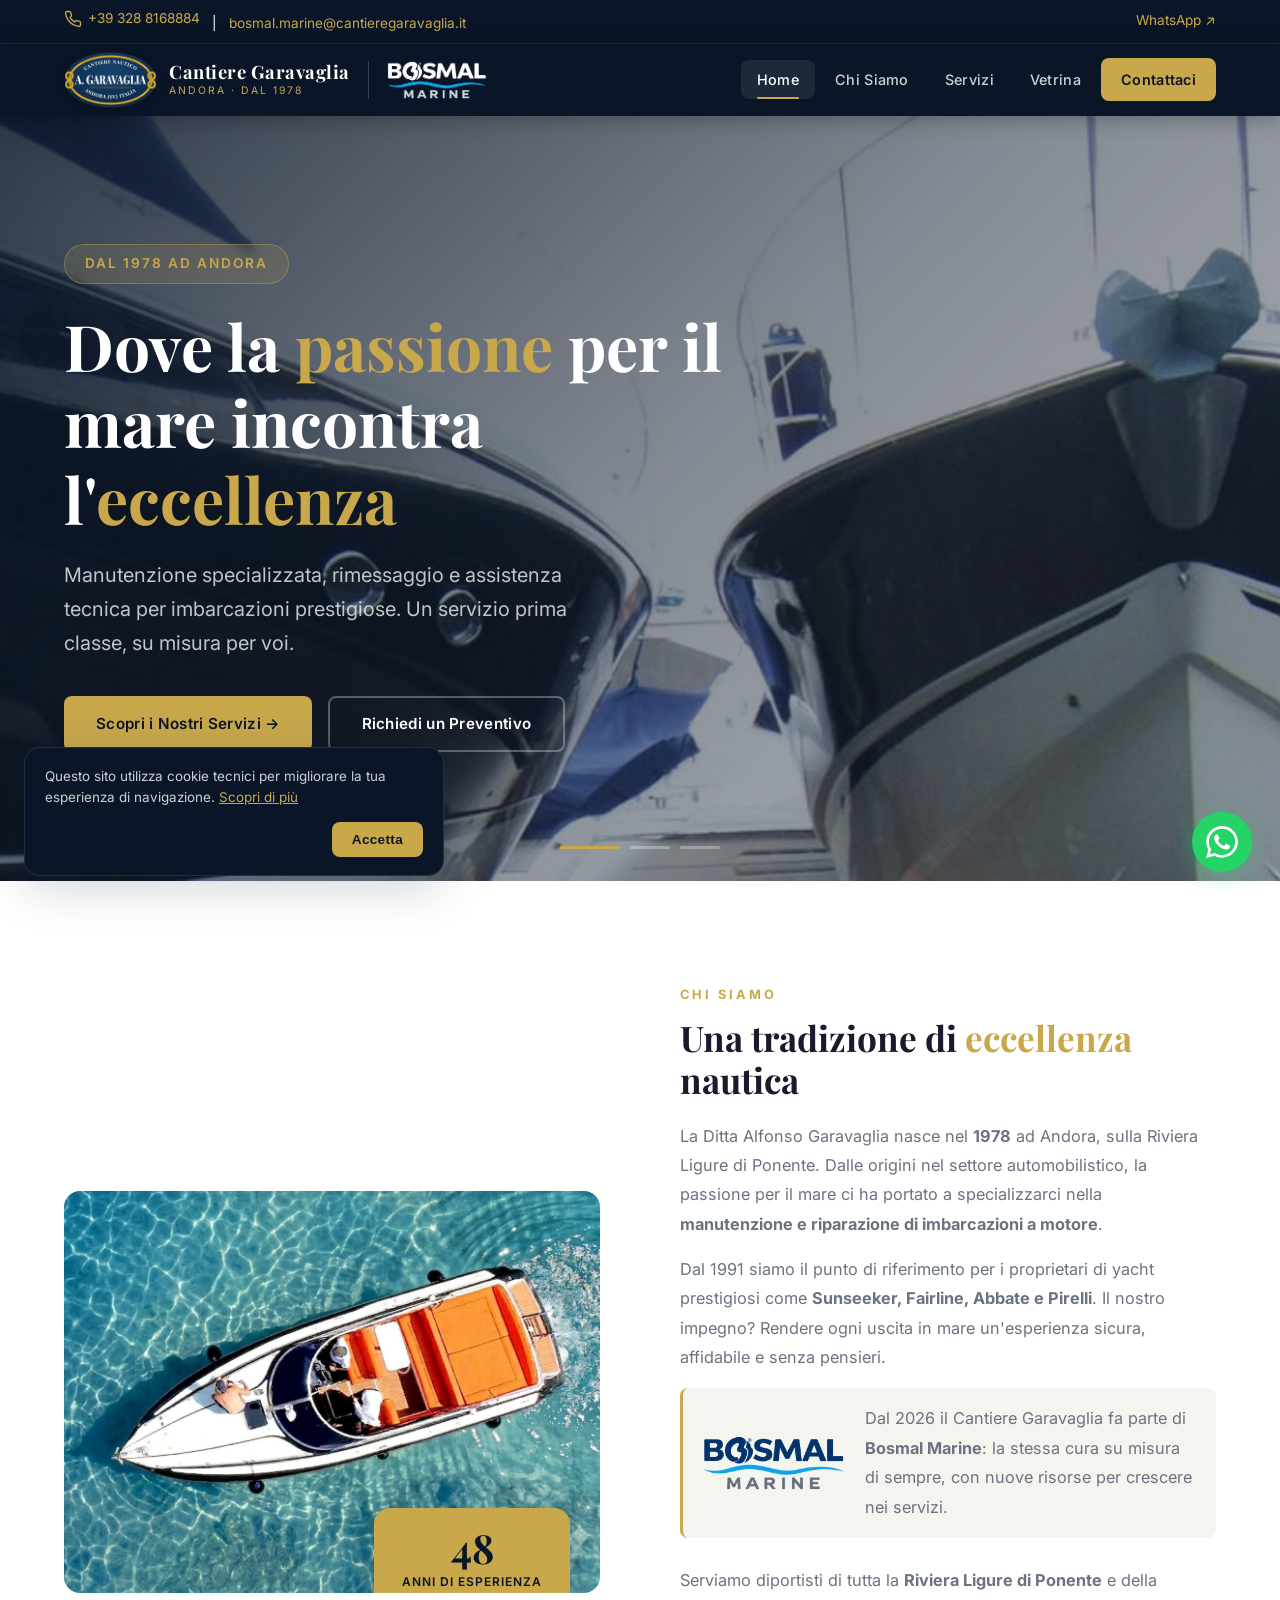
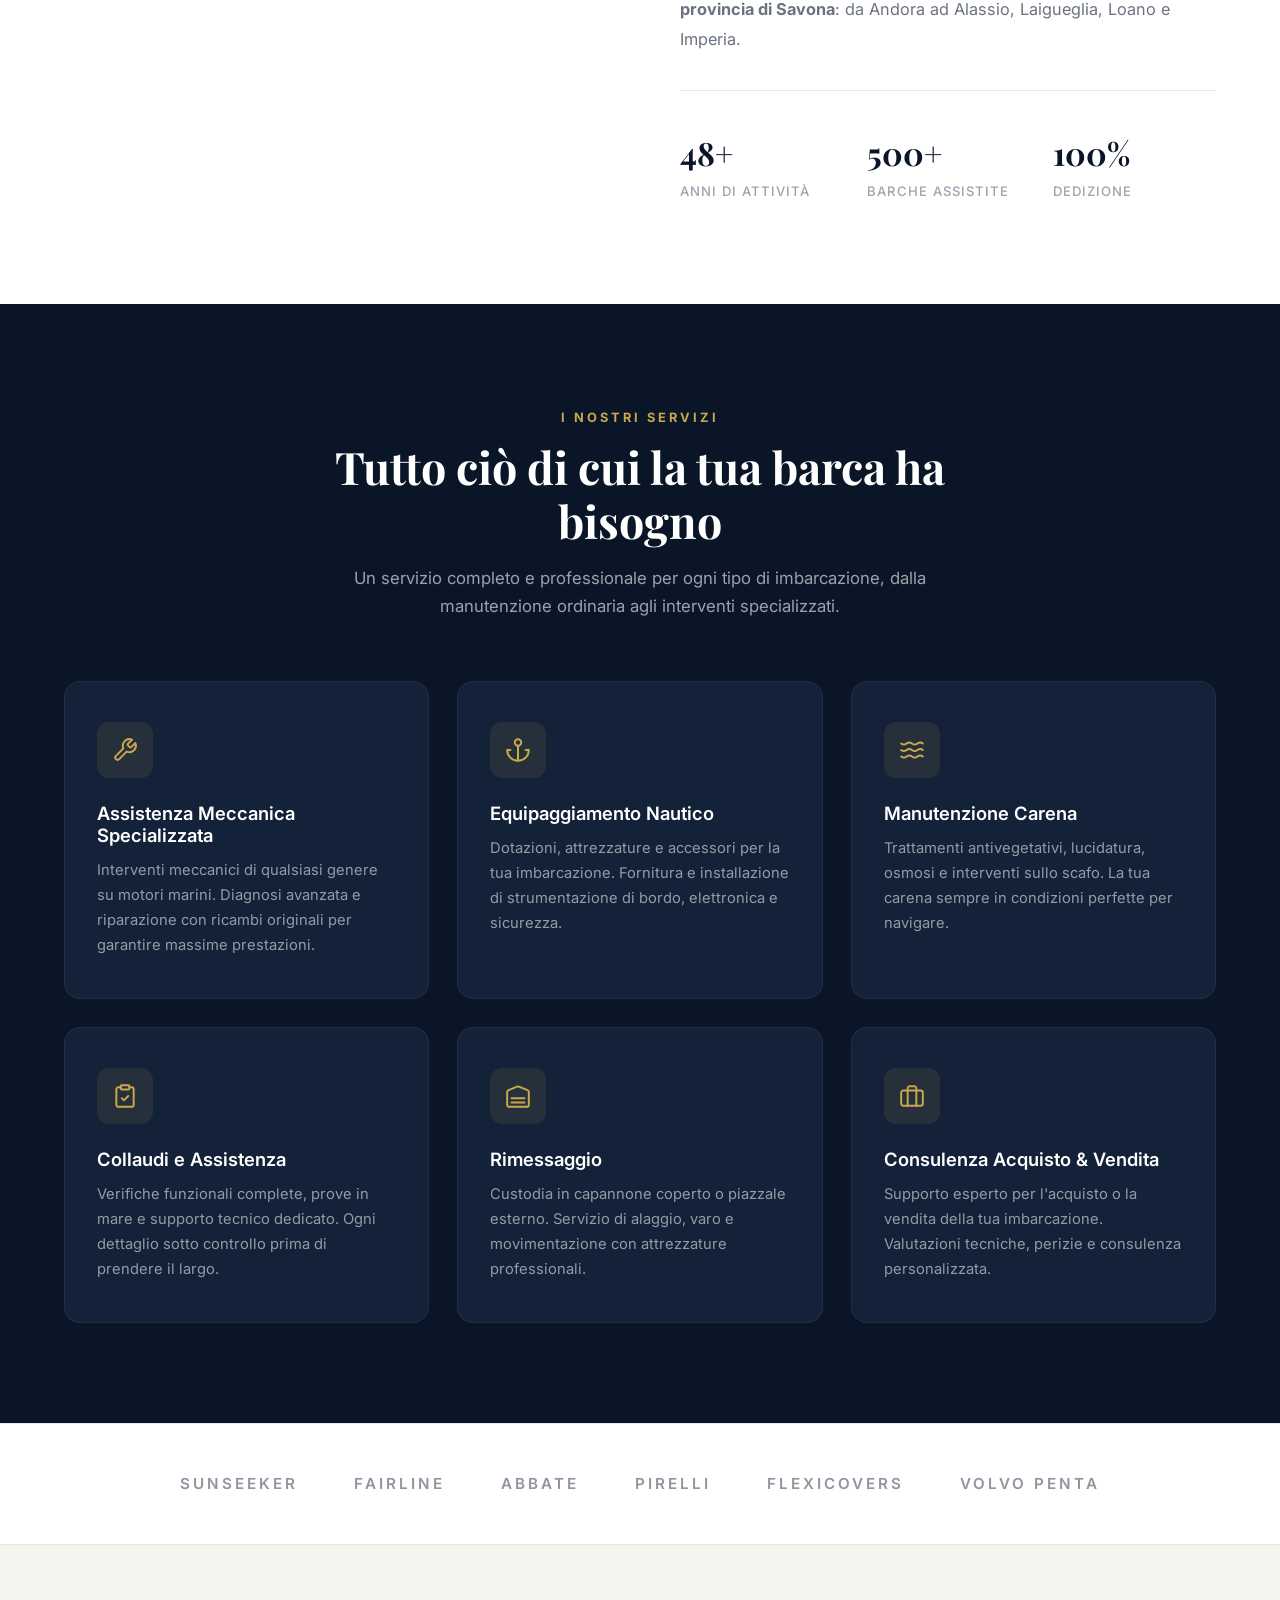
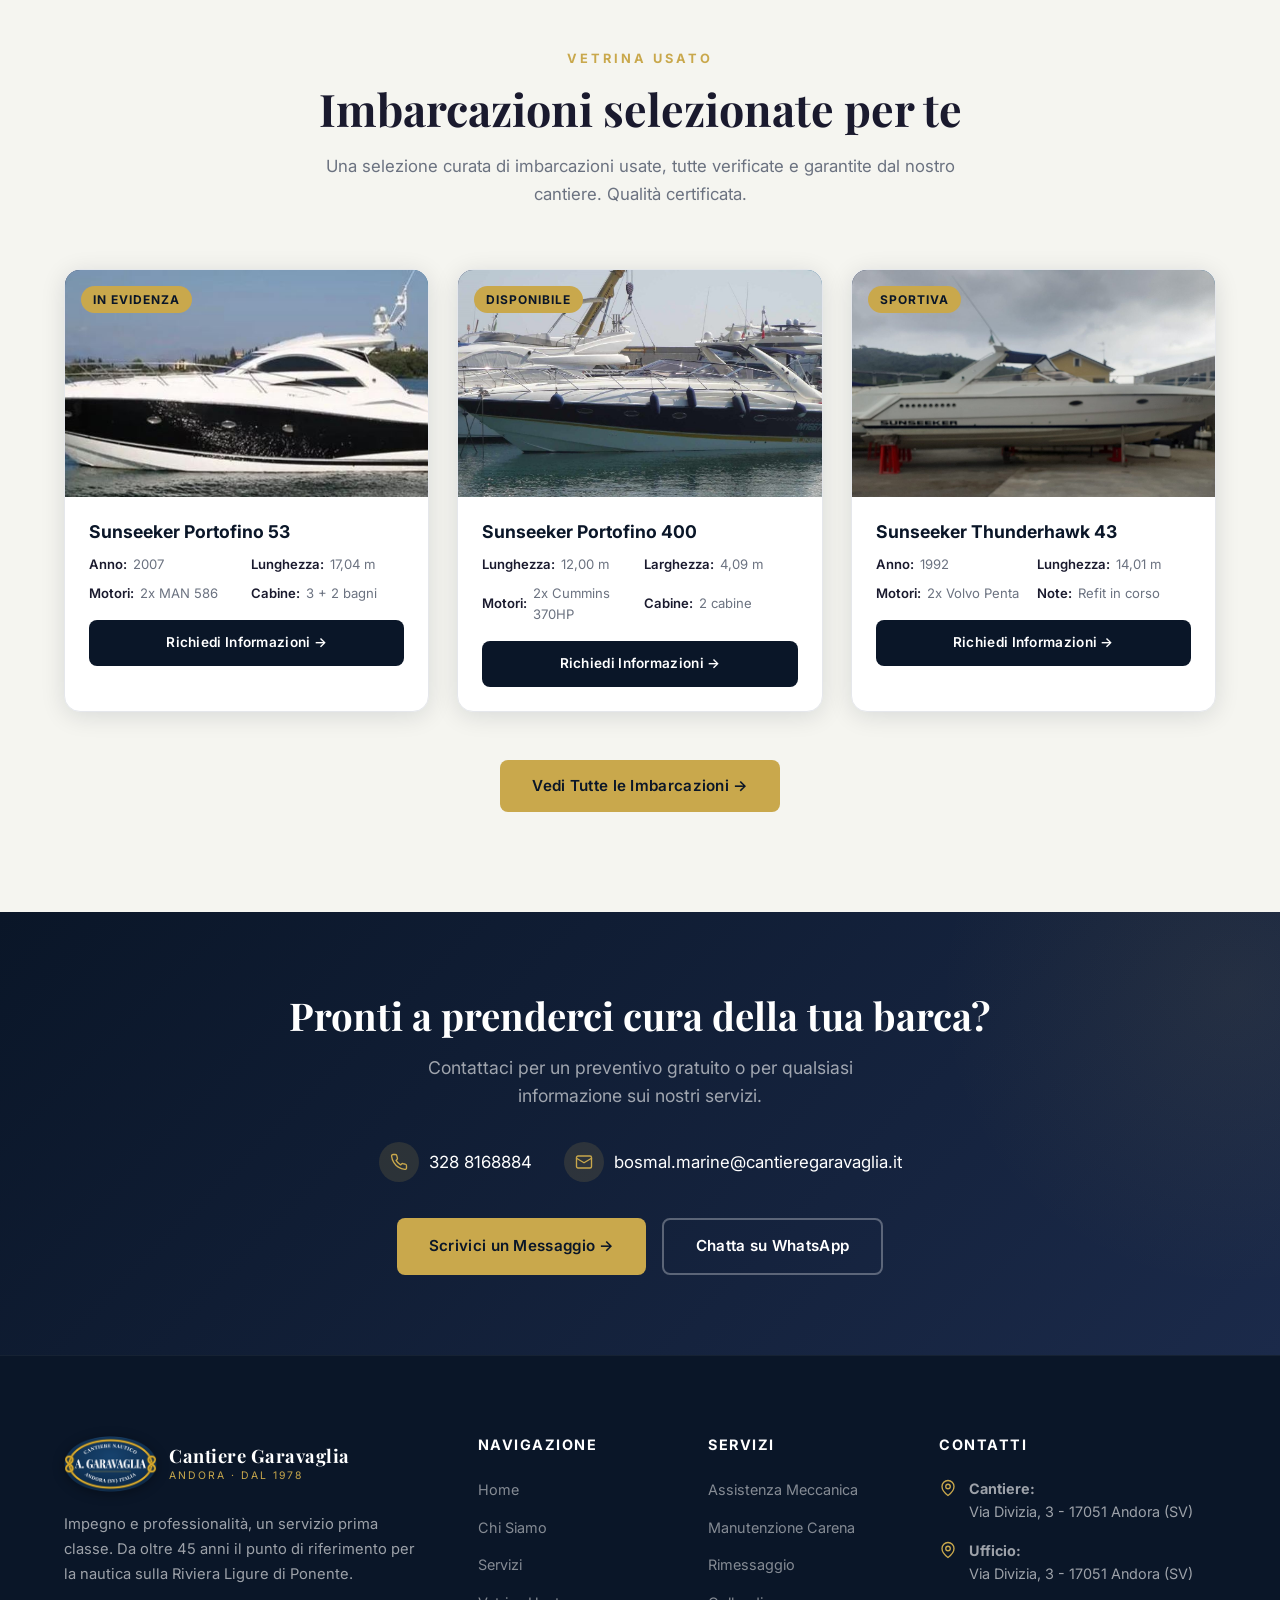
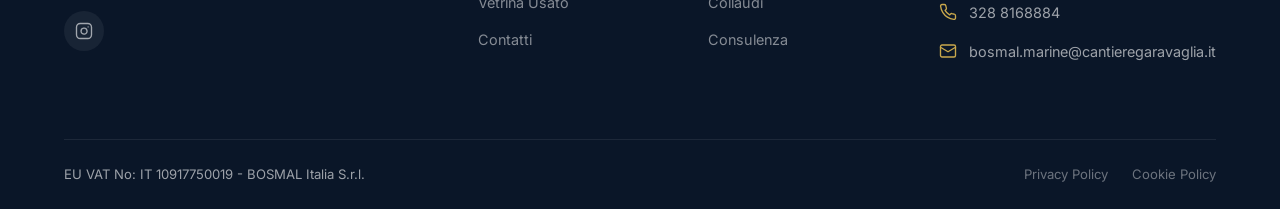
<file: index.html>
<!DOCTYPE html>
<html lang="it">
<head>
  <meta charset="UTF-8">
  <meta name="viewport" content="width=device-width, initial-scale=1.0">
  <link rel="icon" href="favicon.ico" sizes="any">
  <link rel="icon" type="image/png" sizes="32x32" href="favicon-32.png">
  <link rel="apple-touch-icon" href="apple-touch-icon.png">
  <link rel="canonical" href="https://cantieregaravaglia.it/">
  <title>Cantiere Nautico Garavaglia | Dal 1978 - Manutenzione e Rimessaggio Imbarcazioni ad Andora</title>
  <meta name="description" content="Cantiere nautico ad Andora (SV), in Liguria. Dal 1978 manutenzione, rimessaggio e assistenza per imbarcazioni Sunseeker, Fairline, Abbate su tutta la Riviera Ligure di Ponente e provincia di Savona.">
  <meta name="keywords" content="cantiere nautico, Andora, Sunseeker, manutenzione barche, rimessaggio, assistenza nautica, Liguria">

  <!-- Open Graph -->
  <meta property="og:title" content="Cantiere Nautico Garavaglia - Dal 1978 ad Andora">
  <meta property="og:description" content="Manutenzione, rimessaggio e assistenza specializzata per imbarcazioni prestigiose. Impegno e professionalità, un servizio prima classe.">
  <meta property="og:image" content="https://cantieregaravaglia.it/images/og-image.jpg">
  <meta name="twitter:card" content="summary_large_image">
  <meta property="og:type" content="website">
  <meta property="og:url" content="https://cantieregaravaglia.it">
  <meta property="og:locale" content="it_IT">

  <!-- Fonts -->
  <link rel="preconnect" href="https://fonts.googleapis.com">
  <link rel="preconnect" href="https://fonts.gstatic.com" crossorigin>
  <link href="https://fonts.googleapis.com/css2?family=Inter:wght@400;500;600;700&family=Playfair+Display:wght@600;700&display=swap" rel="stylesheet">

  <!-- Styles -->
  <link rel="stylesheet" href="css/styles.css?v=8">

  <!-- Schema.org LocalBusiness -->
  <script type="application/ld+json">
  {
    "@context": "https://schema.org",
    "@type": "LocalBusiness",
    "name": "Cantiere Nautico Garavaglia",
    "alternateName": "Bosmal Marine - Cantiere Garavaglia",
    "legalName": "BOSMAL Italia S.r.l.",
    "parentOrganization": { "@type": "Organization", "name": "Bosmal Marine", "legalName": "BOSMAL Italia S.r.l." },
    "vatID": "IT10917750019",
    "description": "Cantiere navale specializzato nella manutenzione e riparazione di imbarcazioni Sunseeker, Fairline, Abbate ad Andora (SV). Dal 1978.",
    "foundingDate": "1978",
    "image": "https://cantieregaravaglia.it/images/og-image.jpg",
    "address": {
      "@type": "PostalAddress",
      "streetAddress": "Via Divizia, 3",
      "addressLocality": "Andora",
      "addressRegion": "SV",
      "postalCode": "17051",
      "addressCountry": "IT"
    },
    "telephone": "+393288168884",
    "email": "bosmal.marine@cantieregaravaglia.it",
    "url": "https://cantieregaravaglia.it",
    "openingHoursSpecification": {
      "@type": "OpeningHoursSpecification",
      "dayOfWeek": ["Monday","Tuesday","Wednesday","Thursday","Friday","Saturday"],
      "opens": "08:00",
      "closes": "18:00"
    },
    "geo": {
      "@type": "GeoCoordinates",
      "latitude": "43.9447",
      "longitude": "8.1386"
    },
    "areaServed": [
      { "@type": "AdministrativeArea", "name": "Liguria" },
      { "@type": "AdministrativeArea", "name": "Provincia di Savona" },
      { "@type": "Place", "name": "Riviera Ligure di Ponente" },
      { "@type": "City", "name": "Andora" },
      { "@type": "City", "name": "Alassio" },
      { "@type": "City", "name": "Laigueglia" },
      { "@type": "City", "name": "Loano" },
      { "@type": "City", "name": "Imperia" }
    ],
    "knowsAbout": ["Rimessaggio imbarcazioni","Rimessaggio invernale barche","Manutenzione carena","Assistenza meccanica nautica","Riparazione imbarcazioni","Sunseeker","Fairline","Abbate","Cranchi"],
    "priceRange": "€€",
    "sameAs": ["https://www.instagram.com/cantiere_garavaglia_andora/"]
  }
  </script>
</head>

<body>

  <!-- ===== UTILITY BAR ===== -->
  <div class="utility-bar">
    <div class="container">
      <div>
        <a href="tel:+393288168884"><svg class="ico" viewBox="0 0 24 24" fill="none" stroke="currentColor" stroke-width="1.8" stroke-linecap="round" stroke-linejoin="round" aria-hidden="true"><path d="M22 16.9v3a2 2 0 0 1-2.2 2 19.8 19.8 0 0 1-8.6-3.1 19.5 19.5 0 0 1-6-6A19.8 19.8 0 0 1 2.1 4.2 2 2 0 0 1 4.1 2h3a2 2 0 0 1 2 1.7c.1 1 .4 1.9.7 2.8a2 2 0 0 1-.5 2.1L8.1 9.9a16 16 0 0 0 6 6l1.3-1.3a2 2 0 0 1 2.1-.4c.9.3 1.8.6 2.8.7a2 2 0 0 1 1.7 2z"/></svg> +39 328 8168884</a>
        &nbsp;&nbsp;|&nbsp;&nbsp;
        <a href="mailto:bosmal.marine@cantieregaravaglia.it">bosmal.marine@cantieregaravaglia.it</a>
      </div>
      <div class="utility-links">
        <a href="https://wa.me/393288168884?text=Salve,%20vorrei%20informazioni%20sui%20vostri%20servizi" target="_blank" rel="noopener">
          WhatsApp &#8599;
        </a>
      </div>
    </div>
  </div>

  <!-- ===== HEADER ===== -->
  <header class="header">
    <div class="container">
      <a href="index.html" class="logo">
        <img class="logo-mark" src="images/brands/garavaglia.png" srcset="images/brands/garavaglia@2x.png 2x" alt="Cantiere Nautico A. Garavaglia" width="100" height="60">
        <div class="logo-text">
          Cantiere Garavaglia
          <span>Andora &middot; dal 1978</span>
        </div>
      <img class="logo-partner" src="images/brands/bosmal-marine-bianco.png" alt="Bosmal Marine" width="120" height="45"></a>

      <nav class="nav-menu">
        <a href="index.html" class="active">Home</a>
        <a href="azienda.html">Chi Siamo</a>
        <a href="servizi.html">Servizi</a>
        <a href="vetrina.html">Vetrina</a>
        <a href="contatti.html" class="nav-cta">Contattaci</a>
      </nav>

      <button class="hamburger" aria-label="Menu">
        <span></span><span></span><span></span>
      </button>
    </div>
  </header>

  <!-- ===== HERO SLIDER ===== -->
  <section class="hero">
    <div class="hero-slides">
      <div class="hero-slide active" style="background-image: url('images/hero/DSCF3241_2.jpg'); background-size:cover; background-position:center;"></div>
      <div class="hero-slide" style="background-image: url('images/hero/DSCF3245_3.jpg'); background-size:cover; background-position:center;"></div>
      <div class="hero-slide" style="background-image: url('images/hero/DSCF3251_2.jpg'); background-size:cover; background-position:center;"></div>
      <div class="hero-slide" style="background-image: url('images/hero/01andora_foto_Luciano_Rosso.jpg'); background-size:cover; background-position:center;"></div>
    </div>

    <!-- Video di sfondo (scelto da slider.js: orizzontale per computer, verticale per telefono).
         Se non parte, o con "riduci animazioni" / risparmio dati, resta lo slider di foto qui sopra. -->
    <video class="hero-video" muted loop playsinline preload="none" aria-hidden="true" tabindex="-1"
           data-orizzontale="video/hero-orizzontale.mp4" data-orizzontale-poster="video/hero-orizzontale.jpg"
           data-verticale="video/hero-verticale.mp4" data-verticale-poster="video/hero-verticale.jpg"></video>
    <div class="hero-video-overlay" aria-hidden="true"></div>

    <div class="hero-content">
      <div class="hero-badge">Dal 1978 ad Andora</div>
      <h1>Dove la <em>passione</em> per il mare incontra l'<em>eccellenza</em></h1>
      <p class="hero-subtitle">Manutenzione specializzata, rimessaggio e assistenza tecnica per imbarcazioni prestigiose. Un servizio prima classe, su misura per voi.</p>
      <div class="hero-buttons">
        <a href="servizi.html" class="btn btn-primary">Scopri i Nostri Servizi &rarr;</a>
        <a href="contatti.html" class="btn btn-outline">Richiedi un Preventivo</a>
      </div>
    </div>

    <div class="hero-indicators">
      <button class="active" aria-label="Slide 1"></button>
      <button aria-label="Slide 2"></button>
      <button aria-label="Slide 3"></button>
    </div>
  </section>

  <!-- ===== CHI SIAMO PREVIEW ===== -->
  <section class="section">
    <div class="container">
      <div class="about-preview">
        <div class="about-image">
          <img class="about-photo" src="images/sunseeker-dall-alto.jpg" width="1266" height="832" loading="lazy" alt="Imbarcazione Sunseeker vista dall'alto sull'acqua trasparente davanti ad Andora">
          <div class="experience-badge">
            <span class="number">48</span>
            <span class="label">Anni di esperienza</span>
          </div>
        </div>
        <div class="about-content">
          <span class="section-label">Chi Siamo</span>
          <h2>Una tradizione di <em>eccellenza</em> nautica</h2>
          <p>La Ditta Alfonso Garavaglia nasce nel <strong>1978</strong> ad Andora, sulla Riviera Ligure di Ponente. Dalle origini nel settore automobilistico, la passione per il mare ci ha portato a specializzarci nella <strong>manutenzione e riparazione di imbarcazioni a motore</strong>.</p>
          <p>Dal 1991 siamo il punto di riferimento per i proprietari di yacht prestigiosi come <strong>Sunseeker, Fairline, Abbate e Pirelli</strong>. Il nostro impegno? Rendere ogni uscita in mare un'esperienza sicura, affidabile e senza pensieri.</p>
          <div class="about-partner">
            <img src="images/brands/bosmal-marine.png" alt="Bosmal Marine" width="143" height="54" loading="lazy">
            <p>Dal 2026 il Cantiere Garavaglia fa parte di <strong>Bosmal Marine</strong>: la stessa cura su misura di sempre, con nuove risorse per crescere nei servizi.</p>
          </div>
          <p>Serviamo diportisti di tutta la <strong>Riviera Ligure di Ponente</strong> e della <strong>provincia di Savona</strong>: da Andora ad Alassio, Laigueglia, Loano e Imperia.</p>
          <div class="about-stats">
            <div class="stat-item">
              <span class="stat-number">48+</span>
              <span class="stat-label">Anni di attivit&agrave;</span>
            </div>
            <div class="stat-item">
              <span class="stat-number">500+</span>
              <span class="stat-label">Barche assistite</span>
            </div>
            <div class="stat-item">
              <span class="stat-number">100%</span>
              <span class="stat-label">Dedizione</span>
            </div>
          </div>
        </div>
      </div>
    </div>
  </section>

  <!-- ===== SERVIZI ===== -->
  <section class="section section-dark">
    <div class="container">
      <div class="section-header">
        <span class="section-label">I Nostri Servizi</span>
        <h2>Tutto ci&ograve; di cui la tua barca ha bisogno</h2>
        <p>Un servizio completo e professionale per ogni tipo di imbarcazione, dalla manutenzione ordinaria agli interventi specializzati.</p>
      </div>

      <div class="services-grid">
        <div class="service-card">
          <div class="service-icon"><svg class="ico" viewBox="0 0 24 24" fill="none" stroke="currentColor" stroke-width="1.8" stroke-linecap="round" stroke-linejoin="round" aria-hidden="true"><path d="M14.7 6.3a1 1 0 0 0 0 1.4l1.6 1.6a1 1 0 0 0 1.4 0l3.77-3.77a6 6 0 0 1-7.94 7.94l-6.91 6.91a2.12 2.12 0 0 1-3-3l6.91-6.91a6 6 0 0 1 7.94-7.94l-3.76 3.76z"/></svg></div>
          <h3>Assistenza Meccanica Specializzata</h3>
          <p>Interventi meccanici di qualsiasi genere su motori marini. Diagnosi avanzata e riparazione con ricambi originali per garantire massime prestazioni.</p>
        </div>

        <div class="service-card">
          <div class="service-icon"><svg class="ico" viewBox="0 0 24 24" fill="none" stroke="currentColor" stroke-width="1.8" stroke-linecap="round" stroke-linejoin="round" aria-hidden="true"><circle cx="12" cy="5" r="3"/><path d="M12 22V8M5 12H2a10 10 0 0 0 20 0h-3"/></svg></div>
          <h3>Equipaggiamento Nautico</h3>
          <p>Dotazioni, attrezzature e accessori per la tua imbarcazione. Fornitura e installazione di strumentazione di bordo, elettronica e sicurezza.</p>
        </div>

        <div class="service-card">
          <div class="service-icon"><svg class="ico" viewBox="0 0 24 24" fill="none" stroke="currentColor" stroke-width="1.8" stroke-linecap="round" stroke-linejoin="round" aria-hidden="true"><path d="M2 6c.6.5 1.2 1 2.5 1C7 7 7 5 9.5 5c2.6 0 2.4 2 5 2 2.5 0 2.5-2 5-2 1.3 0 1.9.5 2.5 1M2 12c.6.5 1.2 1 2.5 1 2.5 0 2.5-2 5-2 2.6 0 2.4 2 5 2 2.5 0 2.5-2 5-2 1.3 0 1.9.5 2.5 1M2 18c.6.5 1.2 1 2.5 1 2.5 0 2.5-2 5-2 2.6 0 2.4 2 5 2 2.5 0 2.5-2 5-2 1.3 0 1.9.5 2.5 1"/></svg></div>
          <h3>Manutenzione Carena</h3>
          <p>Trattamenti antivegetativi, lucidatura, osmosi e interventi sullo scafo. La tua carena sempre in condizioni perfette per navigare.</p>
        </div>

        <div class="service-card">
          <div class="service-icon"><svg class="ico" viewBox="0 0 24 24" fill="none" stroke="currentColor" stroke-width="1.8" stroke-linecap="round" stroke-linejoin="round" aria-hidden="true"><rect x="8" y="2" width="8" height="4" rx="1"/><path d="M16 4h2a2 2 0 0 1 2 2v14a2 2 0 0 1-2 2H6a2 2 0 0 1-2-2V6a2 2 0 0 1 2-2h2"/><path d="m9 14 2 2 4-4"/></svg></div>
          <h3>Collaudi e Assistenza</h3>
          <p>Verifiche funzionali complete, prove in mare e supporto tecnico dedicato. Ogni dettaglio sotto controllo prima di prendere il largo.</p>
        </div>

        <div class="service-card">
          <div class="service-icon"><svg class="ico" viewBox="0 0 24 24" fill="none" stroke="currentColor" stroke-width="1.8" stroke-linecap="round" stroke-linejoin="round" aria-hidden="true"><path d="M22 8.35V20a2 2 0 0 1-2 2H4a2 2 0 0 1-2-2V8.35A2 2 0 0 1 3.26 6.5l8-3.2a2 2 0 0 1 1.48 0l8 3.2A2 2 0 0 1 22 8.35z"/><path d="M6 18h12M6 14h12"/></svg></div>
          <h3>Rimessaggio</h3>
          <p>Custodia in capannone coperto o piazzale esterno. Servizio di alaggio, varo e movimentazione con attrezzature professionali.</p>
        </div>

        <div class="service-card">
          <div class="service-icon"><svg class="ico" viewBox="0 0 24 24" fill="none" stroke="currentColor" stroke-width="1.8" stroke-linecap="round" stroke-linejoin="round" aria-hidden="true"><rect x="2" y="7" width="20" height="14" rx="2"/><path d="M16 21V5a2 2 0 0 0-2-2h-4a2 2 0 0 0-2 2v16"/></svg></div>
          <h3>Consulenza Acquisto &amp; Vendita</h3>
          <p>Supporto esperto per l'acquisto o la vendita della tua imbarcazione. Valutazioni tecniche, perizie e consulenza personalizzata.</p>
        </div>
      </div>
    </div>
  </section>

  <!-- ===== BRANDS BAR ===== -->
  <section class="brands-section">
    <div class="container">
      <div class="brands-grid">
        <div class="brand-item">SUNSEEKER</div>
        <div class="brand-item">FAIRLINE</div>
        <div class="brand-item">ABBATE</div>
        <div class="brand-item">PIRELLI</div>
        <div class="brand-item">FLEXICOVERS</div>
        <div class="brand-item">VOLVO PENTA</div>
      </div>
    </div>
  </section>

  <!-- ===== BARCHE IN EVIDENZA ===== -->
  <section class="section section-light">
    <div class="container">
      <div class="section-header">
        <span class="section-label">Vetrina Usato</span>
        <h2>Imbarcazioni selezionate per te</h2>
        <p>Una selezione curata di imbarcazioni usate, tutte verificate e garantite dal nostro cantiere. Qualit&agrave; certificata.</p>
      </div>

      <div class="boats-grid">
        <!-- Boat 1 -->
        <div class="boat-card">
          <a class="boat-image" href="vetrina.html#sunseeker-portofino-53" aria-label="Vedi Sunseeker Portofino 53 in vetrina">
            <img src="images/boats/53sunseeker/53.JPG" alt="Sunseeker Portofino 53" loading="lazy">
            <span class="boat-tag">In Evidenza</span>
          </a>
          <div class="boat-info">
            <h3><a href="vetrina.html#sunseeker-portofino-53">Sunseeker Portofino 53</a></h3>
            <div class="boat-specs">
              <div class="boat-spec"><strong>Anno:</strong> 2007</div>
              <div class="boat-spec"><strong>Lunghezza:</strong> 17,04 m</div>
              <div class="boat-spec"><strong>Motori:</strong> 2x MAN 586</div>
              <div class="boat-spec"><strong>Cabine:</strong> 3 + 2 bagni</div>
            </div>
            <a href="contatti.html?barca=Sunseeker+Portofino+53" class="btn btn-dark btn-sm">Richiedi Informazioni &rarr;</a>
          </div>
        </div>

        <!-- Boat 2 -->
        <div class="boat-card">
          <a class="boat-image" href="vetrina.html#sunseeker-portofino-400" aria-label="Vedi Sunseeker Portofino 400 in vetrina">
            <img src="images/boats/400Portofino/0400.JPG" alt="Sunseeker Portofino 400" loading="lazy">
            <span class="boat-tag">Disponibile</span>
          </a>
          <div class="boat-info">
            <h3><a href="vetrina.html#sunseeker-portofino-400">Sunseeker Portofino 400</a></h3>
            <div class="boat-specs">
              <div class="boat-spec"><strong>Lunghezza:</strong> 12,00 m</div>
              <div class="boat-spec"><strong>Larghezza:</strong> 4,09 m</div>
              <div class="boat-spec"><strong>Motori:</strong> 2x Cummins 370HP</div>
              <div class="boat-spec"><strong>Cabine:</strong> 2 cabine</div>
            </div>
            <a href="contatti.html?barca=Sunseeker+Portofino+400" class="btn btn-dark btn-sm">Richiedi Informazioni &rarr;</a>
          </div>
        </div>

        <!-- Boat 3 -->
        <div class="boat-card">
          <a class="boat-image" href="vetrina.html#sunseeker-thunderhawk-43" aria-label="Vedi Sunseeker Thunderhawk 43 in vetrina">
            <img src="images/boats/43thunderhawk/Thunderhawk43.jpg" alt="Sunseeker Thunderhawk 43" loading="lazy">
            <span class="boat-tag">Sportiva</span>
          </a>
          <div class="boat-info">
            <h3><a href="vetrina.html#sunseeker-thunderhawk-43">Sunseeker Thunderhawk 43</a></h3>
            <div class="boat-specs">
              <div class="boat-spec"><strong>Anno:</strong> 1992</div>
              <div class="boat-spec"><strong>Lunghezza:</strong> 14,01 m</div>
              <div class="boat-spec"><strong>Motori:</strong> 2x Volvo Penta</div>
              <div class="boat-spec"><strong>Note:</strong> Refit in corso</div>
            </div>
            <a href="contatti.html?barca=Sunseeker+Thunderhawk+43" class="btn btn-dark btn-sm">Richiedi Informazioni &rarr;</a>
          </div>
        </div>
      </div>

      <div style="text-align:center; margin-top:48px;">
        <a href="vetrina.html" class="btn btn-primary">Vedi Tutte le Imbarcazioni &rarr;</a>
      </div>
    </div>
  </section>

  <!-- ===== CTA SECTION ===== -->
  <section class="cta-section">
    <div class="container">
      <h2>Pronti a prenderci cura della tua barca?</h2>
      <p>Contattaci per un preventivo gratuito o per qualsiasi informazione sui nostri servizi.</p>

      <div class="cta-contacts">
        <a href="tel:+393288168884" class="cta-contact-item">
          <span class="icon"><svg class="ico" viewBox="0 0 24 24" fill="none" stroke="currentColor" stroke-width="1.8" stroke-linecap="round" stroke-linejoin="round" aria-hidden="true"><path d="M22 16.9v3a2 2 0 0 1-2.2 2 19.8 19.8 0 0 1-8.6-3.1 19.5 19.5 0 0 1-6-6A19.8 19.8 0 0 1 2.1 4.2 2 2 0 0 1 4.1 2h3a2 2 0 0 1 2 1.7c.1 1 .4 1.9.7 2.8a2 2 0 0 1-.5 2.1L8.1 9.9a16 16 0 0 0 6 6l1.3-1.3a2 2 0 0 1 2.1-.4c.9.3 1.8.6 2.8.7a2 2 0 0 1 1.7 2z"/></svg></span>
          <span>328 8168884</span>
        </a>
        <a href="mailto:bosmal.marine@cantieregaravaglia.it" class="cta-contact-item">
          <span class="icon"><svg class="ico" viewBox="0 0 24 24" fill="none" stroke="currentColor" stroke-width="1.8" stroke-linecap="round" stroke-linejoin="round" aria-hidden="true"><rect x="2" y="4" width="20" height="16" rx="2"/><path d="m22 7-10 6L2 7"/></svg></span>
          <span>bosmal.marine@cantieregaravaglia.it</span>
        </a>
      </div>

      <div style="display:flex; gap:16px; justify-content:center; flex-wrap:wrap;">
        <a href="contatti.html" class="btn btn-primary">Scrivici un Messaggio &rarr;</a>
        <a href="https://wa.me/393288168884?text=Salve,%20vorrei%20informazioni%20sui%20vostri%20servizi" class="btn btn-outline" target="_blank" rel="noopener">Chatta su WhatsApp</a>
      </div>
    </div>
  </section>

  <!-- ===== FOOTER ===== -->
  <footer class="footer">
    <div class="container">
      <div class="footer-grid">
        <!-- Brand Column -->
        <div class="footer-brand">
          <a href="index.html" class="logo">
            <img class="logo-mark" src="images/brands/garavaglia.png" srcset="images/brands/garavaglia@2x.png 2x" alt="Cantiere Nautico A. Garavaglia" width="100" height="60">
            <div class="logo-text">
              Cantiere Garavaglia
              <span>Andora &middot; dal 1978</span>
            </div>
          </a>
          <p>Impegno e professionalit&agrave;, un servizio prima classe. Da oltre 45 anni il punto di riferimento per la nautica sulla Riviera Ligure di Ponente.</p>
          <div class="footer-social">
            <a href="https://www.instagram.com/cantiere_garavaglia_andora/" target="_blank" rel="noopener" aria-label="Instagram"><svg class="ico" viewBox="0 0 24 24" fill="none" stroke="currentColor" stroke-width="1.8" stroke-linecap="round" stroke-linejoin="round" aria-hidden="true"><rect x="2" y="2" width="20" height="20" rx="5"/><path d="M16 11.4a4 4 0 1 1-7.9 1.2 4 4 0 0 1 7.9-1.2z"/><path d="M17.5 6.5h.01"/></svg></a>
          </div>
        </div>

        <!-- Navigation -->
        <div>
          <h4>Navigazione</h4>
          <ul class="footer-links">
            <li><a href="index.html">Home</a></li>
            <li><a href="azienda.html">Chi Siamo</a></li>
            <li><a href="servizi.html">Servizi</a></li>
            <li><a href="vetrina.html">Vetrina Usato</a></li>
            <li><a href="contatti.html">Contatti</a></li>
          </ul>
        </div>

        <!-- Services -->
        <div>
          <h4>Servizi</h4>
          <ul class="footer-links">
            <li><a href="servizi.html#meccanica">Assistenza Meccanica</a></li>
            <li><a href="servizi.html#carena">Manutenzione Carena</a></li>
            <li><a href="servizi.html#rimessaggio">Rimessaggio</a></li>
            <li><a href="servizi.html#collaudi">Collaudi</a></li>
            <li><a href="servizi.html#consulenza">Consulenza</a></li>
          </ul>
        </div>

        <!-- Contact -->
        <div>
          <h4>Contatti</h4>
          <div class="footer-contact-item">
            <span class="icon"><svg class="ico" viewBox="0 0 24 24" fill="none" stroke="currentColor" stroke-width="1.8" stroke-linecap="round" stroke-linejoin="round" aria-hidden="true"><path d="M20 10c0 6-8 12-8 12S4 16 4 10a8 8 0 0 1 16 0z"/><circle cx="12" cy="10" r="3"/></svg></span>
            <div>
              <strong>Cantiere:</strong><br>
              Via Divizia, 3 - 17051 Andora (SV)
            </div>
          </div>
          <div class="footer-contact-item">
            <span class="icon"><svg class="ico" viewBox="0 0 24 24" fill="none" stroke="currentColor" stroke-width="1.8" stroke-linecap="round" stroke-linejoin="round" aria-hidden="true"><path d="M20 10c0 6-8 12-8 12S4 16 4 10a8 8 0 0 1 16 0z"/><circle cx="12" cy="10" r="3"/></svg></span>
            <div>
              <strong>Ufficio:</strong><br>
              Via Divizia, 3 - 17051 Andora (SV)
            </div>
          </div>
          <div class="footer-contact-item">
            <span class="icon"><svg class="ico" viewBox="0 0 24 24" fill="none" stroke="currentColor" stroke-width="1.8" stroke-linecap="round" stroke-linejoin="round" aria-hidden="true"><path d="M22 16.9v3a2 2 0 0 1-2.2 2 19.8 19.8 0 0 1-8.6-3.1 19.5 19.5 0 0 1-6-6A19.8 19.8 0 0 1 2.1 4.2 2 2 0 0 1 4.1 2h3a2 2 0 0 1 2 1.7c.1 1 .4 1.9.7 2.8a2 2 0 0 1-.5 2.1L8.1 9.9a16 16 0 0 0 6 6l1.3-1.3a2 2 0 0 1 2.1-.4c.9.3 1.8.6 2.8.7a2 2 0 0 1 1.7 2z"/></svg></span>
            <div>
              <a href="tel:+393288168884">328 8168884</a>
            </div>
          </div>
          <div class="footer-contact-item">
            <span class="icon"><svg class="ico" viewBox="0 0 24 24" fill="none" stroke="currentColor" stroke-width="1.8" stroke-linecap="round" stroke-linejoin="round" aria-hidden="true"><rect x="2" y="4" width="20" height="16" rx="2"/><path d="m22 7-10 6L2 7"/></svg></span>
            <div>
              <a href="mailto:bosmal.marine@cantieregaravaglia.it">bosmal.marine@cantieregaravaglia.it</a>
            </div>
          </div>
        </div>
      </div>

      <div class="footer-bottom">
        <span>EU VAT No: IT 10917750019 - BOSMAL Italia S.r.l.</span>
        <div class="footer-legal">
          <a href="privacy.html">Privacy Policy</a>
          <a href="cookie-policy.html">Cookie Policy</a>
        </div>
      </div>
    </div>
  </footer>

  <!-- ===== WHATSAPP FLOATING BUTTON ===== -->
  <a href="https://wa.me/393288168884?text=Salve,%20vorrei%20informazioni%20sui%20vostri%20servizi" class="whatsapp-float" target="_blank" rel="noopener" aria-label="Contattaci su WhatsApp">
    <svg viewBox="0 0 24 24" xmlns="http://www.w3.org/2000/svg">
      <path d="M17.472 14.382c-.297-.149-1.758-.867-2.03-.967-.273-.099-.471-.148-.67.15-.197.297-.767.966-.94 1.164-.173.199-.347.223-.644.075-.297-.15-1.255-.463-2.39-1.475-.883-.788-1.48-1.761-1.653-2.059-.173-.297-.018-.458.13-.606.134-.133.298-.347.446-.52.149-.174.198-.298.298-.497.099-.198.05-.371-.025-.52-.075-.149-.669-1.612-.916-2.207-.242-.579-.487-.5-.669-.51-.173-.008-.371-.01-.57-.01-.198 0-.52.074-.792.372-.272.297-1.04 1.016-1.04 2.479 0 1.462 1.065 2.875 1.213 3.074.149.198 2.096 3.2 5.077 4.487.709.306 1.262.489 1.694.625.712.227 1.36.195 1.871.118.571-.085 1.758-.719 2.006-1.413.248-.694.248-1.289.173-1.413-.074-.124-.272-.198-.57-.347m-5.421 7.403h-.004a9.87 9.87 0 01-5.031-1.378l-.361-.214-3.741.982.998-3.648-.235-.374a9.86 9.86 0 01-1.51-5.26c.001-5.45 4.436-9.884 9.888-9.884 2.64 0 5.122 1.03 6.988 2.898a9.825 9.825 0 012.893 6.994c-.003 5.45-4.437 9.884-9.885 9.884m8.413-18.297A11.815 11.815 0 0012.05 0C5.495 0 .16 5.335.157 11.892c0 2.096.547 4.142 1.588 5.945L.057 24l6.305-1.654a11.882 11.882 0 005.683 1.448h.005c6.554 0 11.89-5.335 11.893-11.893a11.821 11.821 0 00-3.48-8.413z"/>
    </svg>
  </a>

  <!-- ===== SCROLL TO TOP ===== -->
  <button class="scroll-top" aria-label="Torna in cima">&#8593;</button>

  <!-- ===== COOKIE BANNER ===== -->
  <div class="cookie-banner">
    <div class="cookie-inner">
      <p>Questo sito utilizza cookie tecnici per migliorare la tua esperienza di navigazione. <a href="cookie-policy.html">Scopri di pi&ugrave;</a></p>
      <div class="cookie-buttons">
        <button class="btn btn-primary btn-sm cookie-accept">Accetta</button>
      </div>
    </div>
  </div>

  <!-- Scripts -->
  <script src="js/slider.js?v=2" defer></script>
  <script src="js/config.js?v=2"></script>
  <script src="js/statistiche.js?v=1" defer></script>
  <script src="js/site-data.js?v=2"></script>
  <script src="js/main.js" defer></script>
</body>
</html>
</file>
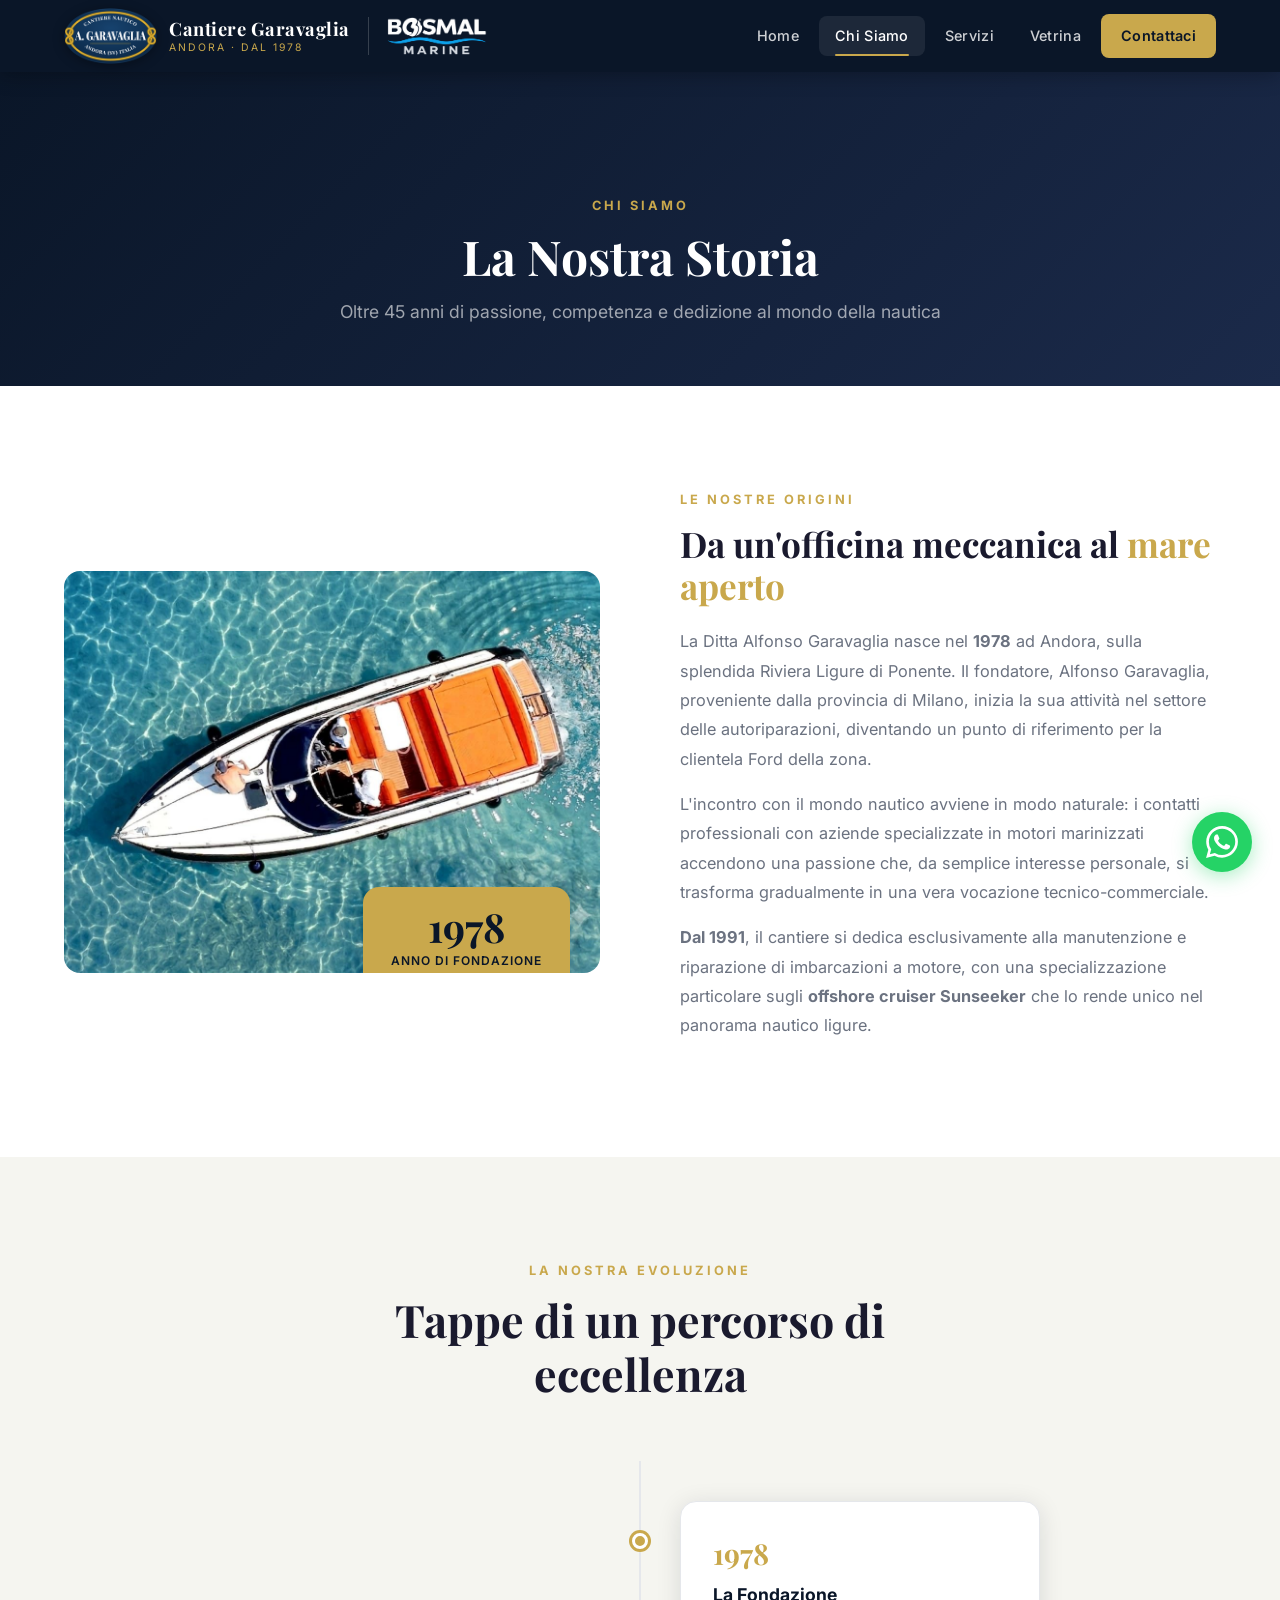
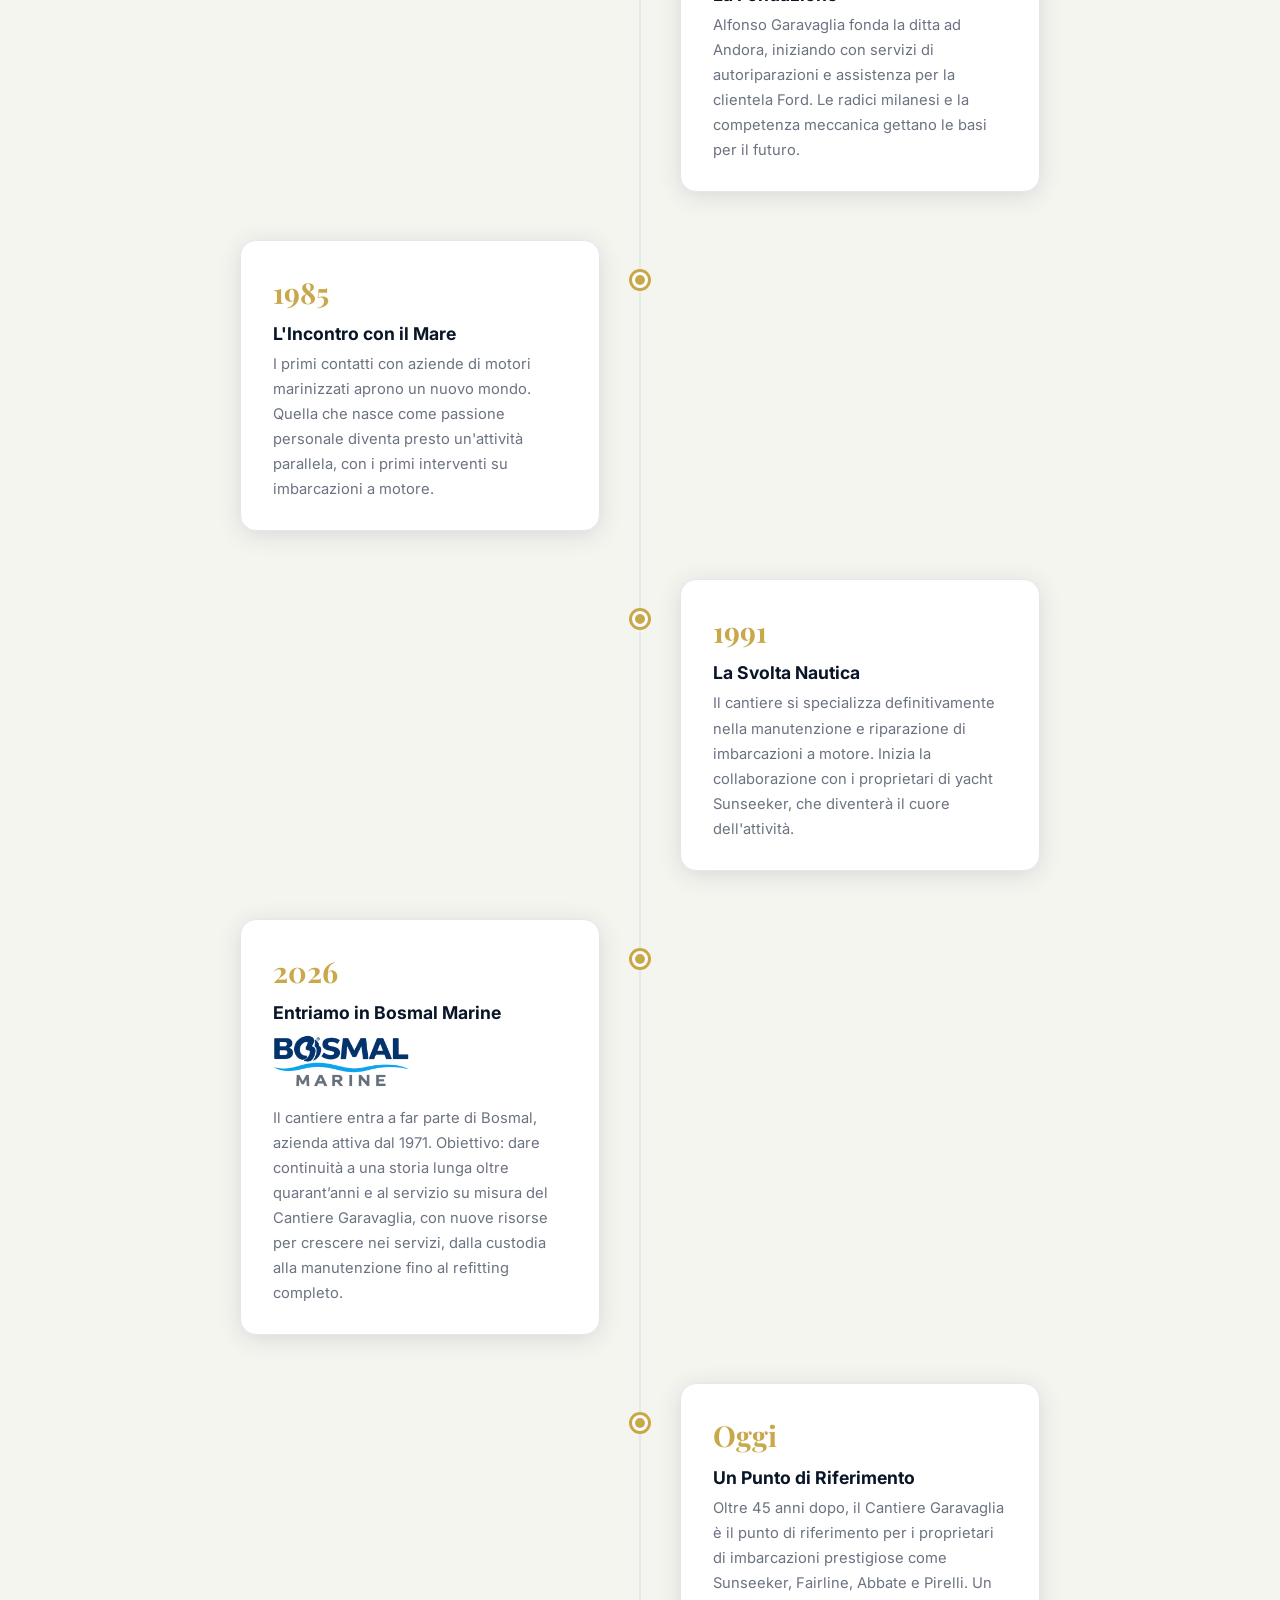
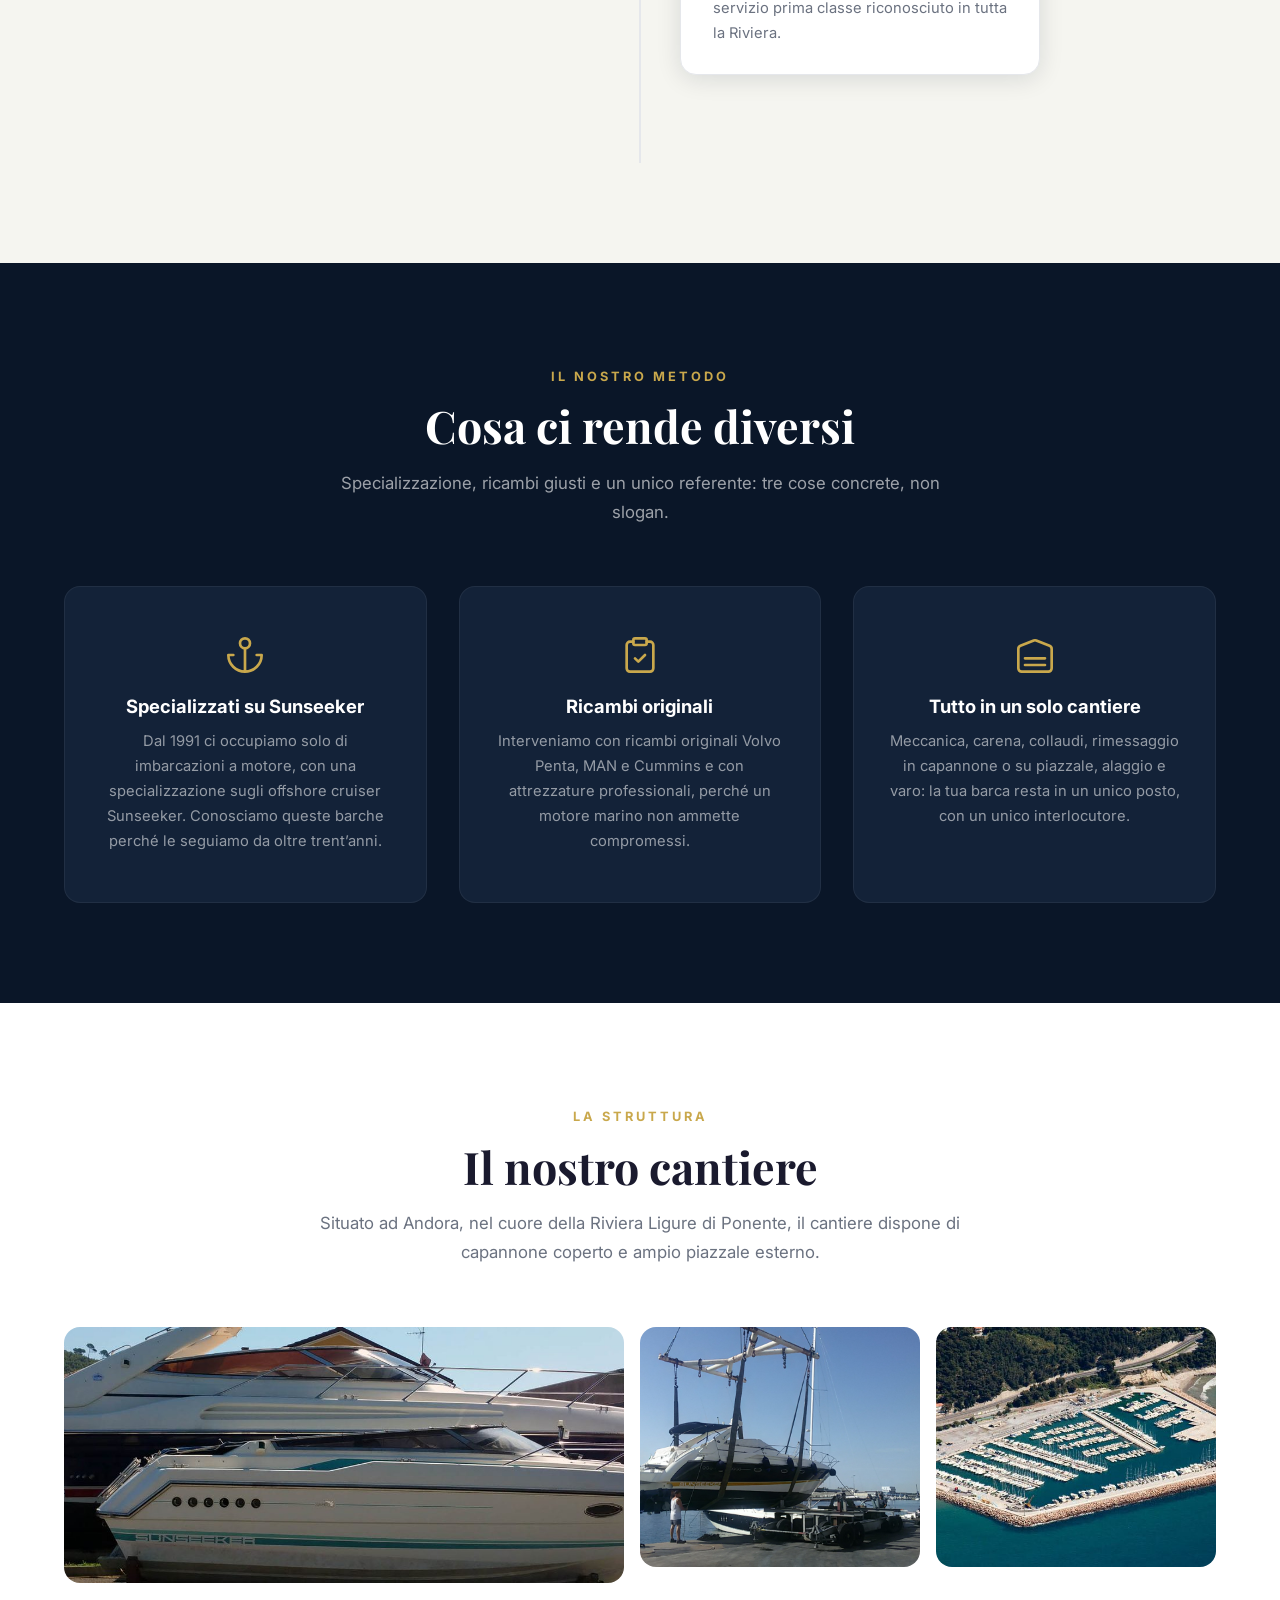
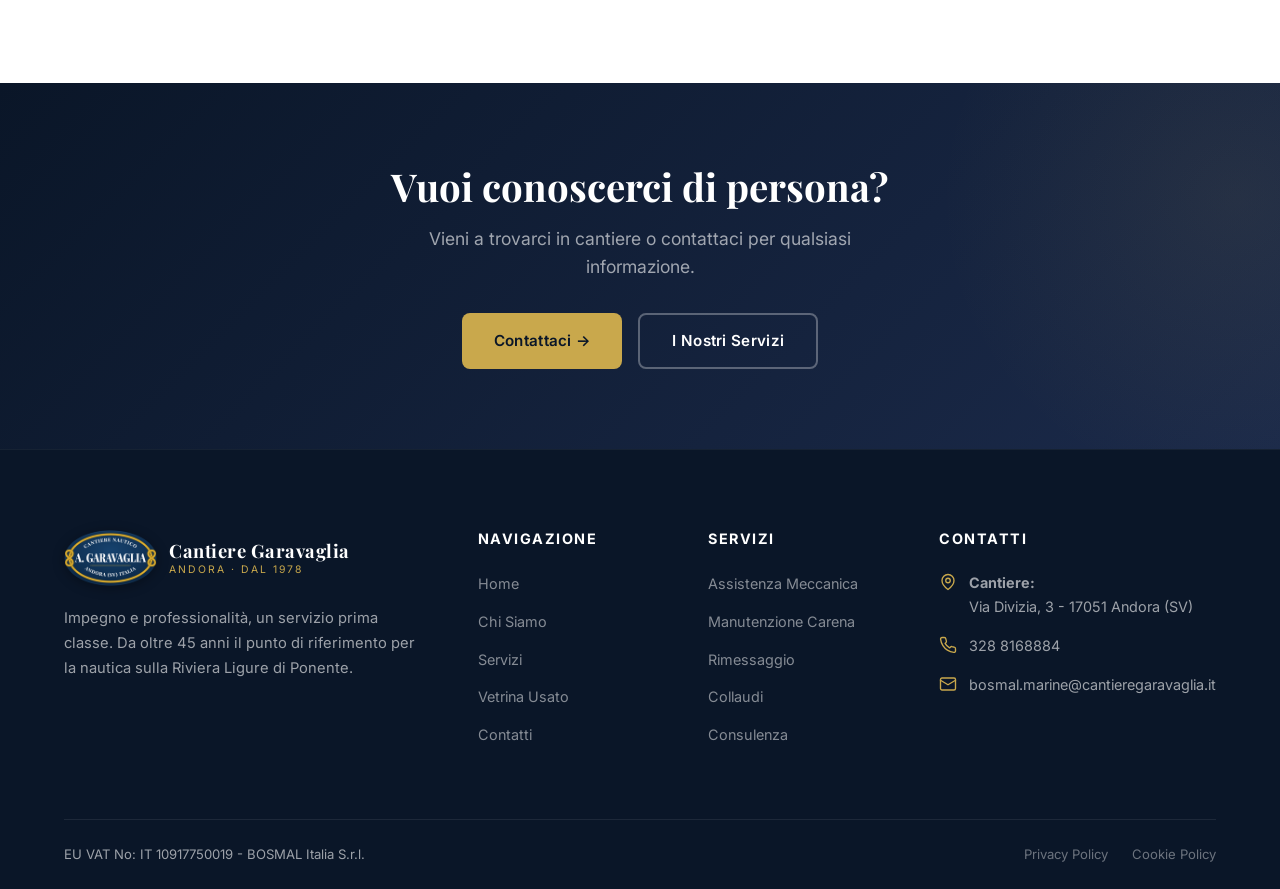
<file: azienda.html>
<!DOCTYPE html>
<html lang="it">
<head>
  <meta charset="UTF-8">
  <meta name="viewport" content="width=device-width, initial-scale=1.0">
  <link rel="icon" href="favicon.ico" sizes="any">
  <link rel="icon" type="image/png" sizes="32x32" href="favicon-32.png">
  <link rel="apple-touch-icon" href="apple-touch-icon.png">
  <link rel="canonical" href="https://cantieregaravaglia.it/azienda.html">
  <title>Chi Siamo | Cantiere Nautico Garavaglia - Dal 1978 ad Andora</title>
  <meta name="description" content="La storia del Cantiere Nautico Garavaglia: dal 1978 ad Andora, sulla Riviera Ligure di Ponente, specializzati in manutenzione e assistenza per imbarcazioni Sunseeker e yacht prestigiosi in Liguria.">
  <link rel="preconnect" href="https://fonts.googleapis.com">
  <link rel="preconnect" href="https://fonts.gstatic.com" crossorigin>
  <link href="https://fonts.googleapis.com/css2?family=Inter:wght@400;500;600;700&family=Playfair+Display:wght@600;700&display=swap" rel="stylesheet">
  <link rel="stylesheet" href="css/styles.css?v=8">
  <style>
    /* Timeline */
    .timeline { position: relative; max-width: 800px; margin: 0 auto; padding: 40px 0; }
    .timeline::before { content: ''; position: absolute; left: 50%; top: 0; bottom: 0; width: 2px; background: var(--border); transform: translateX(-50%); }
    .timeline-item { position: relative; margin-bottom: 48px; display: flex; align-items: flex-start; }
    .timeline-item:nth-child(odd) { flex-direction: row-reverse; }
    .timeline-content { width: 45%; padding: 28px 32px; background: var(--white); border-radius: var(--radius-lg); box-shadow: var(--shadow); border: 1px solid var(--border); }
    .timeline-dot { position: absolute; left: 50%; top: 32px; width: 16px; height: 16px; background: var(--gold); border-radius: 50%; transform: translateX(-50%); border: 3px solid var(--white); box-shadow: 0 0 0 3px var(--gold); z-index: 2; }
    .timeline-year { font-family: 'Playfair Display', Georgia, serif; font-size: 1.8rem; font-weight: 700; color: var(--gold); margin-bottom: 8px; }
    .timeline-content h3 { font-family: var(--font-sans); font-size: 1.1rem; font-weight: 700; margin-bottom: 8px; color: var(--navy); }
    .timeline-content p { color: var(--text-light); font-size: 0.92rem; line-height: 1.7; }
    .timeline-logo { height: 52px; width: auto; margin: 4px 0 12px; display: inline-block; }

    /* Values */
    .values-grid { display: grid; grid-template-columns: repeat(3, 1fr); gap: 32px; }
    .value-card { text-align: center; padding: 48px 32px; background: var(--navy-mid); border-radius: var(--radius-lg); border: 1px solid rgba(255,255,255,0.06); }
    .value-icon { margin-bottom: 20px; display: flex; justify-content: center; color: var(--gold); }
    .value-icon .ico { width: 40px; height: 40px; }
    .value-card h3 { font-family: var(--font-sans); font-size: 1.15rem; font-weight: 700; color: var(--white); margin-bottom: 12px; }
    .value-card p { color: rgba(255,255,255,0.55); font-size: 0.92rem; line-height: 1.7; }

    /* Facility gallery placeholder */
    .facility-grid { display: grid; grid-template-columns: 2fr 1fr 1fr; gap: 16px; }
    .facility-img { background: linear-gradient(135deg, var(--navy-light), var(--sea-blue)); border-radius: var(--radius-lg); display: flex; align-items: center; justify-content: center; color: rgba(255,255,255,0.25); font-size: 3rem; min-height: 240px; }
    .facility-img:first-child { grid-row: span 2; min-height: 100%; }

    @media (max-width: 768px) {
      .timeline::before { left: 24px; }
      .timeline-item, .timeline-item:nth-child(odd) { flex-direction: column; text-align: left; }
      .timeline-content, .timeline-item:nth-child(odd) .timeline-content, .timeline-item:nth-child(even) .timeline-content { width: calc(100% - 48px); margin-left: 48px; margin-right: 0; }
      .timeline-dot { left: 24px; }
      .values-grid { grid-template-columns: 1fr; }
      .facility-grid { grid-template-columns: 1fr; }
      .facility-img:first-child { grid-row: span 1; min-height: 240px; }
    }
  </style>
</head>
<body>

  <!-- HEADER -->
  <header class="header">
    <div class="container">
      <a href="index.html" class="logo">
        <img class="logo-mark" src="images/brands/garavaglia.png" srcset="images/brands/garavaglia@2x.png 2x" alt="Cantiere Nautico A. Garavaglia" width="100" height="60">
        <div class="logo-text">Cantiere Garavaglia<span>Andora &middot; dal 1978</span></div>
      <img class="logo-partner" src="images/brands/bosmal-marine-bianco.png" alt="Bosmal Marine" width="120" height="45"></a>
      <nav class="nav-menu">
        <a href="index.html">Home</a>
        <a href="azienda.html" class="active">Chi Siamo</a>
        <a href="servizi.html">Servizi</a>
        <a href="vetrina.html">Vetrina</a>
        <a href="contatti.html" class="nav-cta">Contattaci</a>
      </nav>
      <button class="hamburger" aria-label="Menu"><span></span><span></span><span></span></button>
    </div>
  </header>

  <!-- PAGE BANNER -->
  <section class="page-banner">
    <div class="container">
      <span class="section-label">Chi Siamo</span>
      <h1>La Nostra Storia</h1>
      <p>Oltre 45 anni di passione, competenza e dedizione al mondo della nautica</p>
    </div>
  </section>

  <!-- INTRO -->
  <section class="section">
    <div class="container">
      <div class="about-preview">
        <div class="about-image">
          <img class="about-photo" src="images/sunseeker-dall-alto.jpg" width="1266" height="832" loading="lazy" alt="Imbarcazione Sunseeker vista dall'alto sull'acqua trasparente davanti ad Andora">
          <div class="experience-badge">
            <span class="number">1978</span>
            <span class="label">Anno di fondazione</span>
          </div>
        </div>
        <div class="about-content">
          <span class="section-label">Le Nostre Origini</span>
          <h2>Da un'officina meccanica al <em>mare aperto</em></h2>
          <p>La Ditta Alfonso Garavaglia nasce nel <strong>1978</strong> ad Andora, sulla splendida Riviera Ligure di Ponente. Il fondatore, Alfonso Garavaglia, proveniente dalla provincia di Milano, inizia la sua attivit&agrave; nel settore delle autoriparazioni, diventando un punto di riferimento per la clientela Ford della zona.</p>
          <p>L'incontro con il mondo nautico avviene in modo naturale: i contatti professionali con aziende specializzate in motori marinizzati accendono una passione che, da semplice interesse personale, si trasforma gradualmente in una vera vocazione tecnico-commerciale.</p>
          <p><strong>Dal 1991</strong>, il cantiere si dedica esclusivamente alla manutenzione e riparazione di imbarcazioni a motore, con una specializzazione particolare sugli <strong>offshore cruiser Sunseeker</strong> che lo rende unico nel panorama nautico ligure.</p>
        </div>
      </div>
    </div>
  </section>

  <!-- TIMELINE -->
  <section class="section section-light">
    <div class="container">
      <div class="section-header">
        <span class="section-label">La Nostra Evoluzione</span>
        <h2>Tappe di un percorso di eccellenza</h2>
      </div>

      <div class="timeline">
        <div class="timeline-item">
          <div class="timeline-dot"></div>
          <div class="timeline-content">
            <div class="timeline-year">1978</div>
            <h3>La Fondazione</h3>
            <p>Alfonso Garavaglia fonda la ditta ad Andora, iniziando con servizi di autoriparazioni e assistenza per la clientela Ford. Le radici milanesi e la competenza meccanica gettano le basi per il futuro.</p>
          </div>
        </div>

        <div class="timeline-item">
          <div class="timeline-dot"></div>
          <div class="timeline-content">
            <div class="timeline-year">1985</div>
            <h3>L'Incontro con il Mare</h3>
            <p>I primi contatti con aziende di motori marinizzati aprono un nuovo mondo. Quella che nasce come passione personale diventa presto un'attivit&agrave; parallela, con i primi interventi su imbarcazioni a motore.</p>
          </div>
        </div>

        <div class="timeline-item">
          <div class="timeline-dot"></div>
          <div class="timeline-content">
            <div class="timeline-year">1991</div>
            <h3>La Svolta Nautica</h3>
            <p>Il cantiere si specializza definitivamente nella manutenzione e riparazione di imbarcazioni a motore. Inizia la collaborazione con i proprietari di yacht Sunseeker, che diventer&agrave; il cuore dell'attivit&agrave;.</p>
          </div>
        </div>

        <div class="timeline-item">
          <div class="timeline-dot"></div>
          <div class="timeline-content">
            <div class="timeline-year">2026</div>
            <h3>Entriamo in Bosmal Marine</h3>
            <img class="timeline-logo" src="images/brands/bosmal-marine.png" alt="Bosmal Marine" width="160" height="61" loading="lazy">
            <p>Il cantiere entra a far parte di Bosmal, azienda attiva dal 1971. Obiettivo: dare continuit&agrave; a una storia lunga oltre quarant&rsquo;anni e al servizio su misura del Cantiere Garavaglia, con nuove risorse per crescere nei servizi, dalla custodia alla manutenzione fino al refitting completo.</p>
          </div>
        </div>

        <div class="timeline-item">
          <div class="timeline-dot"></div>
          <div class="timeline-content">
            <div class="timeline-year">Oggi</div>
            <h3>Un Punto di Riferimento</h3>
            <p>Oltre 45 anni dopo, il Cantiere Garavaglia &egrave; il punto di riferimento per i proprietari di imbarcazioni prestigiose come Sunseeker, Fairline, Abbate e Pirelli. Un servizio prima classe riconosciuto in tutta la Riviera.</p>
          </div>
        </div>
      </div>
    </div>
  </section>

  <!-- VALUES -->
  <section class="section section-dark">
    <div class="container">
      <div class="section-header">
        <span class="section-label">Il nostro metodo</span>
        <h2>Cosa ci rende diversi</h2>
        <p>Specializzazione, ricambi giusti e un unico referente: tre cose concrete, non slogan.</p>
      </div>

      <div class="values-grid">
        <div class="value-card">
          <span class="value-icon"><svg class="ico" viewBox="0 0 24 24" fill="none" stroke="currentColor" stroke-width="1.6" stroke-linecap="round" stroke-linejoin="round" aria-hidden="true"><circle cx="12" cy="5" r="3"/><path d="M12 22V8M5 12H2a10 10 0 0 0 20 0h-3"/></svg></span>
          <h3>Specializzati su Sunseeker</h3>
          <p>Dal 1991 ci occupiamo solo di imbarcazioni a motore, con una specializzazione sugli offshore cruiser Sunseeker. Conosciamo queste barche perch&eacute; le seguiamo da oltre trent&rsquo;anni.</p>
        </div>
        <div class="value-card">
          <span class="value-icon"><svg class="ico" viewBox="0 0 24 24" fill="none" stroke="currentColor" stroke-width="1.6" stroke-linecap="round" stroke-linejoin="round" aria-hidden="true"><rect x="8" y="2" width="8" height="4" rx="1"/><path d="M16 4h2a2 2 0 0 1 2 2v14a2 2 0 0 1-2 2H6a2 2 0 0 1-2-2V6a2 2 0 0 1 2-2h2"/><path d="m9 14 2 2 4-4"/></svg></span>
          <h3>Ricambi originali</h3>
          <p>Interveniamo con ricambi originali Volvo Penta, MAN e Cummins e con attrezzature professionali, perch&eacute; un motore marino non ammette compromessi.</p>
        </div>
        <div class="value-card">
          <span class="value-icon"><svg class="ico" viewBox="0 0 24 24" fill="none" stroke="currentColor" stroke-width="1.6" stroke-linecap="round" stroke-linejoin="round" aria-hidden="true"><path d="M22 8.35V20a2 2 0 0 1-2 2H4a2 2 0 0 1-2-2V8.35A2 2 0 0 1 3.26 6.5l8-3.2a2 2 0 0 1 1.48 0l8 3.2A2 2 0 0 1 22 8.35z"/><path d="M6 18h12M6 14h12"/></svg></span>
          <h3>Tutto in un solo cantiere</h3>
          <p>Meccanica, carena, collaudi, rimessaggio in capannone o su piazzale, alaggio e varo: la tua barca resta in un unico posto, con un unico interlocutore.</p>
        </div>
      </div>
    </div>
  </section>

  <!-- FACILITY -->
  <section class="section">
    <div class="container">
      <div class="section-header">
        <span class="section-label">La Struttura</span>
        <h2>Il nostro cantiere</h2>
        <p>Situato ad Andora, nel cuore della Riviera Ligure di Ponente, il cantiere dispone di capannone coperto e ampio piazzale esterno.</p>
      </div>

      <div class="facility-grid">
        <div class="facility-img"><img src="images/hero/20150831_120254_2.jpg" alt="Imbarcazioni a rimessaggio nel cantiere di Andora" loading="lazy"></div>
        <div class="facility-img"><img src="images/boats/400Portofino/crane.jpg" alt="Alaggio con travel lift" loading="lazy"></div>
        <div class="facility-img"><img src="images/hero/01andora_foto_Luciano_Rosso.jpg" alt="Veduta aerea del porto di Andora" loading="lazy"></div>
      </div>
    </div>
  </section>

  <!-- CTA -->
  <section class="cta-section">
    <div class="container">
      <h2>Vuoi conoscerci di persona?</h2>
      <p>Vieni a trovarci in cantiere o contattaci per qualsiasi informazione.</p>
      <div style="display:flex; gap:16px; justify-content:center; flex-wrap:wrap;">
        <a href="contatti.html" class="btn btn-primary">Contattaci &rarr;</a>
        <a href="servizi.html" class="btn btn-outline">I Nostri Servizi</a>
      </div>
    </div>
  </section>

  <!-- FOOTER -->
  <footer class="footer">
    <div class="container">
      <div class="footer-grid">
        <div class="footer-brand">
          <a href="index.html" class="logo"><img class="logo-mark" src="images/brands/garavaglia.png" srcset="images/brands/garavaglia@2x.png 2x" alt="Cantiere Nautico A. Garavaglia" width="100" height="60"><div class="logo-text">Cantiere Garavaglia<span>Andora &middot; dal 1978</span></div></a>
          <p>Impegno e professionalit&agrave;, un servizio prima classe. Da oltre 45 anni il punto di riferimento per la nautica sulla Riviera Ligure di Ponente.</p>
        </div>
        <div><h4>Navigazione</h4><ul class="footer-links"><li><a href="index.html">Home</a></li><li><a href="azienda.html">Chi Siamo</a></li><li><a href="servizi.html">Servizi</a></li><li><a href="vetrina.html">Vetrina Usato</a></li><li><a href="contatti.html">Contatti</a></li></ul></div>
        <div><h4>Servizi</h4><ul class="footer-links"><li><a href="servizi.html#meccanica">Assistenza Meccanica</a></li><li><a href="servizi.html#carena">Manutenzione Carena</a></li><li><a href="servizi.html#rimessaggio">Rimessaggio</a></li><li><a href="servizi.html#collaudi">Collaudi</a></li><li><a href="servizi.html#consulenza">Consulenza</a></li></ul></div>
        <div><h4>Contatti</h4><div class="footer-contact-item"><span class="icon"><svg class="ico" viewBox="0 0 24 24" fill="none" stroke="currentColor" stroke-width="1.8" stroke-linecap="round" stroke-linejoin="round" aria-hidden="true"><path d="M20 10c0 6-8 12-8 12S4 16 4 10a8 8 0 0 1 16 0z"/><circle cx="12" cy="10" r="3"/></svg></span><div><strong>Cantiere:</strong><br>Via Divizia, 3 - 17051 Andora (SV)</div></div><div class="footer-contact-item"><span class="icon"><svg class="ico" viewBox="0 0 24 24" fill="none" stroke="currentColor" stroke-width="1.8" stroke-linecap="round" stroke-linejoin="round" aria-hidden="true"><path d="M22 16.9v3a2 2 0 0 1-2.2 2 19.8 19.8 0 0 1-8.6-3.1 19.5 19.5 0 0 1-6-6A19.8 19.8 0 0 1 2.1 4.2 2 2 0 0 1 4.1 2h3a2 2 0 0 1 2 1.7c.1 1 .4 1.9.7 2.8a2 2 0 0 1-.5 2.1L8.1 9.9a16 16 0 0 0 6 6l1.3-1.3a2 2 0 0 1 2.1-.4c.9.3 1.8.6 2.8.7a2 2 0 0 1 1.7 2z"/></svg></span><div><a href="tel:+393288168884">328 8168884</a></div></div><div class="footer-contact-item"><span class="icon"><svg class="ico" viewBox="0 0 24 24" fill="none" stroke="currentColor" stroke-width="1.8" stroke-linecap="round" stroke-linejoin="round" aria-hidden="true"><rect x="2" y="4" width="20" height="16" rx="2"/><path d="m22 7-10 6L2 7"/></svg></span><div><a href="mailto:bosmal.marine@cantieregaravaglia.it">bosmal.marine@cantieregaravaglia.it</a></div></div></div>
      </div>
      <div class="footer-bottom">
        <span>EU VAT No: IT 10917750019 - BOSMAL Italia S.r.l.</span>
        <div class="footer-legal"><a href="privacy.html">Privacy Policy</a><a href="cookie-policy.html">Cookie Policy</a></div>
      </div>
    </div>
  </footer>

  <a href="https://wa.me/393288168884?text=Salve,%20vorrei%20informazioni%20sui%20vostri%20servizi" class="whatsapp-float" target="_blank" rel="noopener" aria-label="WhatsApp"><svg viewBox="0 0 24 24"><path d="M17.472 14.382c-.297-.149-1.758-.867-2.03-.967-.273-.099-.471-.148-.67.15-.197.297-.767.966-.94 1.164-.173.199-.347.223-.644.075-.297-.15-1.255-.463-2.39-1.475-.883-.788-1.48-1.761-1.653-2.059-.173-.297-.018-.458.13-.606.134-.133.298-.347.446-.52.149-.174.198-.298.298-.497.099-.198.05-.371-.025-.52-.075-.149-.669-1.612-.916-2.207-.242-.579-.487-.5-.669-.51-.173-.008-.371-.01-.57-.01-.198 0-.52.074-.792.372-.272.297-1.04 1.016-1.04 2.479 0 1.462 1.065 2.875 1.213 3.074.149.198 2.096 3.2 5.077 4.487.709.306 1.262.489 1.694.625.712.227 1.36.195 1.871.118.571-.085 1.758-.719 2.006-1.413.248-.694.248-1.289.173-1.413-.074-.124-.272-.198-.57-.347m-5.421 7.403h-.004a9.87 9.87 0 01-5.031-1.378l-.361-.214-3.741.982.998-3.648-.235-.374a9.86 9.86 0 01-1.51-5.26c.001-5.45 4.436-9.884 9.888-9.884 2.64 0 5.122 1.03 6.988 2.898a9.825 9.825 0 012.893 6.994c-.003 5.45-4.437 9.884-9.885 9.884m8.413-18.297A11.815 11.815 0 0012.05 0C5.495 0 .16 5.335.157 11.892c0 2.096.547 4.142 1.588 5.945L.057 24l6.305-1.654a11.882 11.882 0 005.683 1.448h.005c6.554 0 11.89-5.335 11.893-11.893a11.821 11.821 0 00-3.48-8.413z"/></svg></a>
  <button class="scroll-top" aria-label="Torna in cima">&#8593;</button>

  <script src="js/config.js?v=2"></script>
  <script src="js/statistiche.js?v=1" defer></script>
  <script src="js/site-data.js?v=2"></script>
  <script src="js/main.js" defer></script>
</body>
</html>
</file>
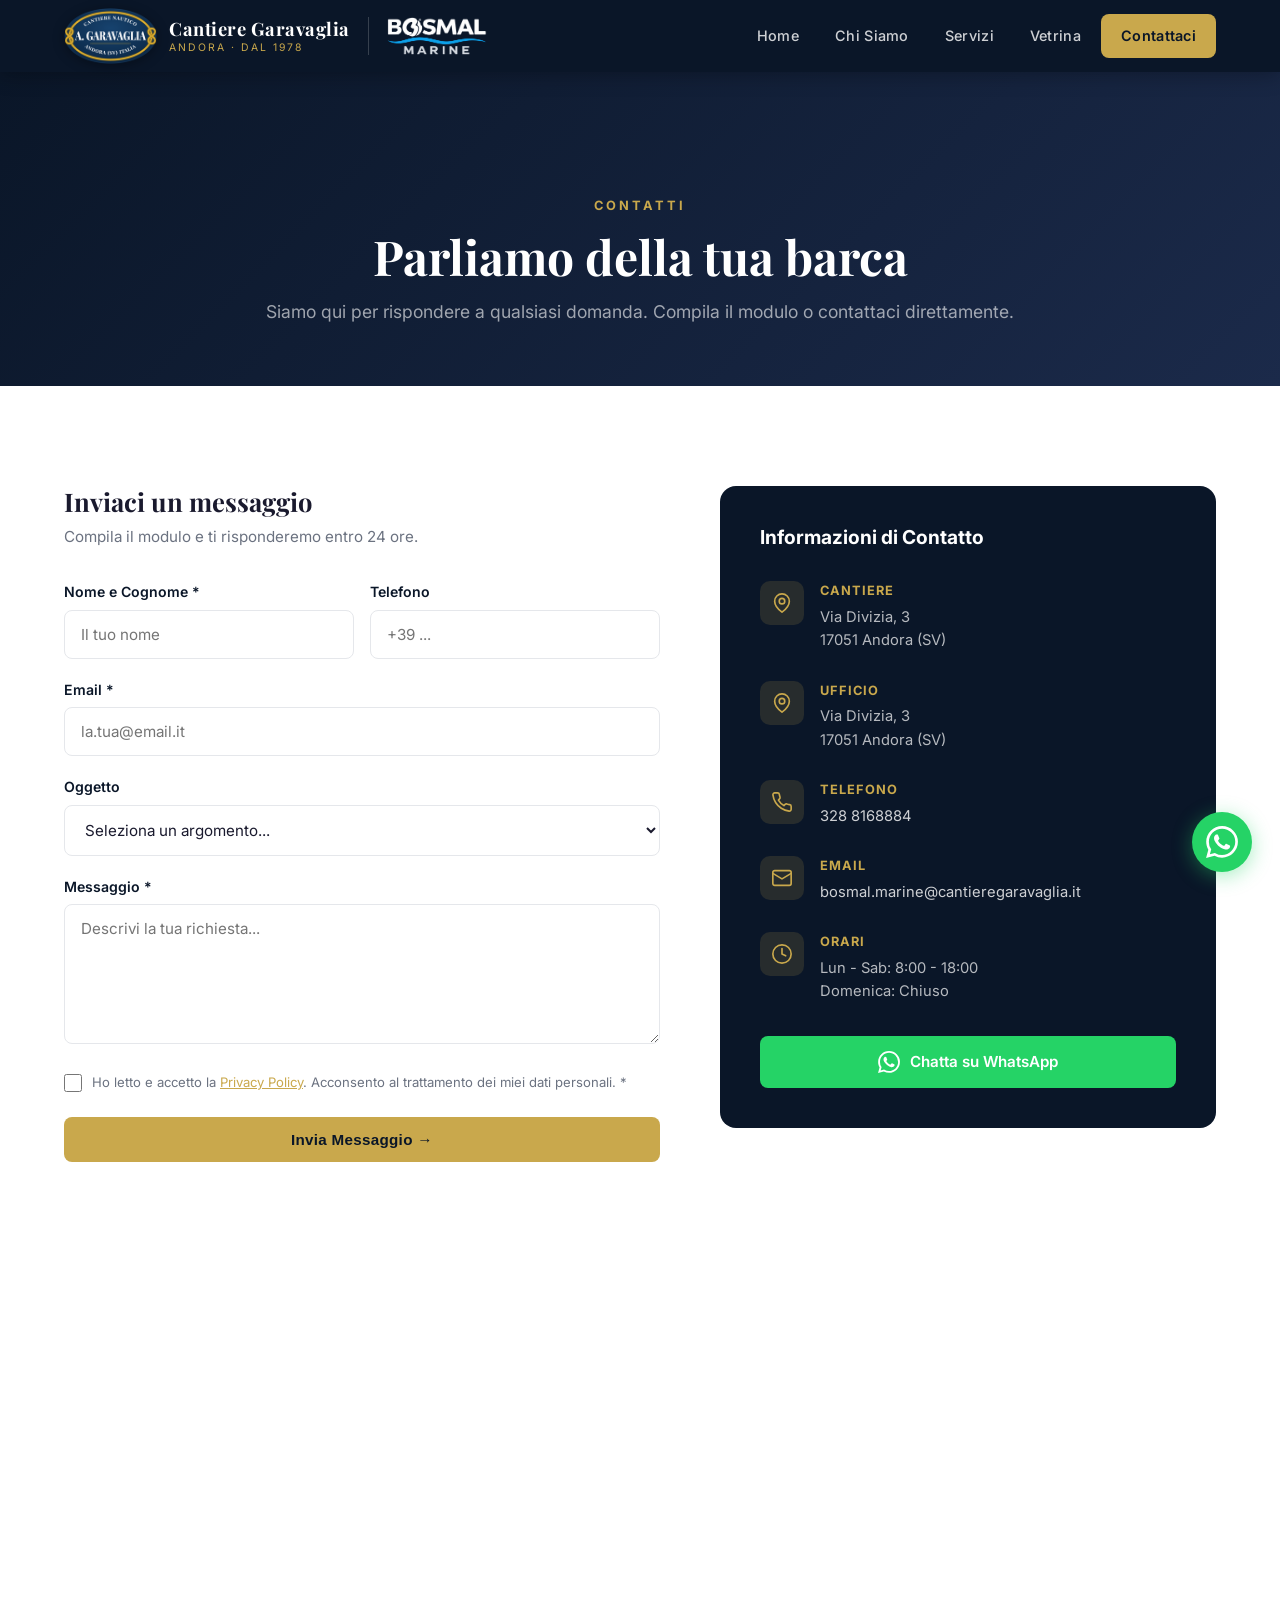
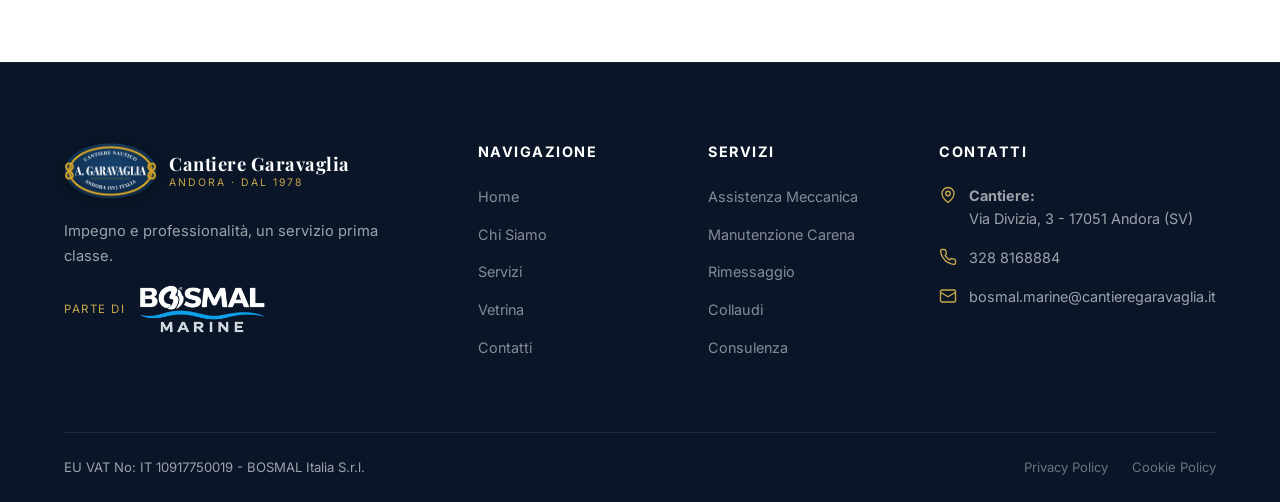
<file: contatti.html>
<!DOCTYPE html>
<html lang="it">
<head>
  <meta charset="UTF-8">
  <meta name="viewport" content="width=device-width, initial-scale=1.0">
  <link rel="icon" href="favicon.ico" sizes="any">
  <link rel="icon" type="image/png" sizes="32x32" href="favicon-32.png">
  <link rel="apple-touch-icon" href="apple-touch-icon.png">
  <link rel="canonical" href="https://cantieregaravaglia.it/contatti.html">
  <title>Contatti | Cantiere Nautico Garavaglia - Andora (SV)</title>
  <meta name="description" content="Contatta il Cantiere Nautico Garavaglia ad Andora (SV). Telefono, email, WhatsApp e modulo contatti. Via Divizia 3, Andora.">
  <link rel="preconnect" href="https://fonts.googleapis.com">
  <link rel="preconnect" href="https://fonts.gstatic.com" crossorigin>
  <link href="https://fonts.googleapis.com/css2?family=Inter:wght@400;500;600;700&family=Playfair+Display:wght@600;700&display=swap" rel="stylesheet">
  <link rel="stylesheet" href="css/styles.css?v=8">
  <style>
    .contact-grid { display: grid; grid-template-columns: 1.2fr 1fr; gap: 60px; }
    .form-group { margin-bottom: 20px; }
    .form-group label { display: block; font-size: 0.88rem; font-weight: 600; color: var(--navy); margin-bottom: 6px; }
    .form-group input, .form-group select, .form-group textarea {
      width: 100%; padding: 14px 16px; border: 1px solid var(--border); border-radius: var(--radius);
      font-size: 0.95rem; font-family: inherit; background: var(--white); color: var(--text-dark);
      transition: var(--transition);
    }
    .form-group input:focus, .form-group select:focus, .form-group textarea:focus {
      outline: none; border-color: var(--gold); box-shadow: 0 0 0 3px rgba(201,168,76,0.15);
    }
    .form-group textarea { resize: vertical; min-height: 140px; }
    .form-row { display: grid; grid-template-columns: 1fr 1fr; gap: 16px; }
    .form-checkbox { display: flex; align-items: flex-start; gap: 10px; margin-bottom: 24px; }
    .form-checkbox input[type="checkbox"] { width: 18px; height: 18px; margin-top: 2px; flex-shrink: 0; accent-color: var(--gold); }
    .form-checkbox label { font-size: 0.82rem; color: var(--text-light); font-weight: 400; }
    .form-checkbox a { color: var(--gold); text-decoration: underline; }
    .form-status { padding: 16px; border-radius: var(--radius); margin-top: 16px; display: none; font-size: 0.92rem; }
    .form-status.success { background: #ecfdf5; color: #065f46; border: 1px solid #a7f3d0; }
    .form-status.error { background: #fef2f2; color: #991b1b; border: 1px solid #fecaca; }

    .contact-info-card { background: var(--navy); color: var(--white); border-radius: var(--radius-lg); padding: 40px; height: fit-content; }
    .contact-info-card h3 { font-family: var(--font-sans); font-size: 1.2rem; font-weight: 700; margin-bottom: 32px; color: var(--white); }
    .contact-item { display: flex; gap: 16px; margin-bottom: 28px; align-items: flex-start; }
    .contact-item-icon { width: 44px; height: 44px; background: rgba(201,168,76,0.15); border-radius: 10px; display: flex; align-items: center; justify-content: center; font-size: 1.2rem; color: var(--gold); flex-shrink: 0; }
    .contact-item-text { font-size: 0.92rem; }
    .contact-item-text strong { display: block; margin-bottom: 4px; font-size: 0.8rem; text-transform: uppercase; letter-spacing: 1px; color: var(--gold); }
    .contact-item-text a { color: rgba(255,255,255,0.8); }
    .contact-item-text a:hover { color: var(--gold); }
    .contact-item-text p { color: rgba(255,255,255,0.7); line-height: 1.6; }

    .wa-btn { display: flex; align-items: center; justify-content: center; gap: 10px; width: 100%; padding: 14px; background: #25D366; color: var(--white); border-radius: var(--radius); font-weight: 600; font-size: 0.95rem; margin-top: 32px; transition: var(--transition); }
    .wa-btn:hover { background: #1fb855; transform: translateY(-2px); }
    .wa-btn svg { width: 22px; height: 22px; fill: white; }

    .map-section { margin-top: 0; }
    .map-section iframe { width: 100%; height: 400px; border: none; border-radius: 0; display: block; }

    @media (max-width: 768px) {
      .contact-grid { grid-template-columns: minmax(0, 1fr); }
      .form-row { grid-template-columns: minmax(0, 1fr); }
      .form-row { grid-template-columns: 1fr; }
    }
  </style>
</head>
<body>

  <!-- HEADER -->
  <header class="header">
    <div class="container">
      <a href="index.html" class="logo"><img class="logo-mark" src="images/brands/garavaglia.png" srcset="images/brands/garavaglia@2x.png 2x" alt="Cantiere Nautico A. Garavaglia" width="100" height="60"><div class="logo-text">Cantiere Garavaglia<span>Andora &middot; dal 1978</span></div><img class="logo-partner" src="images/brands/bosmal-marine-bianco.png" alt="Bosmal Marine" width="120" height="45"></a>
      <nav class="nav-menu">
        <a href="index.html">Home</a>
        <a href="azienda.html">Chi Siamo</a>
        <a href="servizi.html">Servizi</a>
        <a href="vetrina.html">Vetrina</a>
        <a href="contatti.html" class="nav-cta active">Contattaci</a>
      </nav>
      <button class="hamburger" aria-label="Menu"><span></span><span></span><span></span></button>
    </div>
  </header>

  <!-- PAGE BANNER -->
  <section class="page-banner">
    <div class="container">
      <span class="section-label">Contatti</span>
      <h1>Parliamo della tua barca</h1>
      <p>Siamo qui per rispondere a qualsiasi domanda. Compila il modulo o contattaci direttamente.</p>
    </div>
  </section>

  <!-- CONTACT FORM + INFO -->
  <section class="section">
    <div class="container">
      <div class="contact-grid">

        <!-- FORM -->
        <div>
          <h2 style="font-size:1.6rem; margin-bottom:8px;">Inviaci un messaggio</h2>
          <p style="color:var(--text-light); margin-bottom:32px; font-size:0.95rem;">Compila il modulo e ti risponderemo entro 24 ore.</p>

          <form id="contact-form">
            <!-- Honeypot anti-spam -->
            <input type="text" name="_gotcha" style="display:none" tabindex="-1" autocomplete="off">

            <div class="form-row">
              <div class="form-group">
                <label for="name">Nome e Cognome *</label>
                <input type="text" id="name" name="name" required placeholder="Il tuo nome">
              </div>
              <div class="form-group">
                <label for="phone">Telefono</label>
                <input type="tel" id="phone" name="phone" placeholder="+39 ...">
              </div>
            </div>

            <div class="form-group">
              <label for="email">Email *</label>
              <input type="email" id="email" name="email" required placeholder="la.tua@email.it">
            </div>

            <div class="form-group">
              <label for="subject">Oggetto</label>
              <select id="subject" name="subject">
                <option value="">Seleziona un argomento...</option>
                <option value="Assistenza Meccanica">Assistenza Meccanica</option>
                <option value="Manutenzione Carena">Manutenzione Carena</option>
                <option value="Rimessaggio">Rimessaggio</option>
                <option value="Informazioni Barca">Informazioni su una barca in vetrina</option>
                <option value="Vendita Barca">Voglio vendere la mia barca</option>
                <option value="Preventivo">Richiesta preventivo</option>
                <option value="Altro">Altro</option>
              </select>
            </div>

            <div class="form-group">
              <label for="message">Messaggio *</label>
              <textarea id="message" name="message" required placeholder="Descrivi la tua richiesta..."></textarea>
            </div>

            <div class="form-checkbox">
              <input type="checkbox" id="privacy" name="privacy" required>
              <label for="privacy">Ho letto e accetto la <a href="privacy.html">Privacy Policy</a>. Acconsento al trattamento dei miei dati personali. *</label>
            </div>

            <button type="submit" class="btn btn-primary" style="width:100%; justify-content:center;">Invia Messaggio &rarr;</button>

            <div class="form-status success" id="form-success">Messaggio inviato con successo! Ti risponderemo al pi&ugrave; presto.</div>
            <div class="form-status error" id="form-error">Si &egrave; verificato un errore. Riprova o contattaci telefonicamente.</div>
          </form>
        </div>

        <!-- CONTACT INFO -->
        <div class="contact-info-card">
          <h3>Informazioni di Contatto</h3>

          <div class="contact-item">
            <div class="contact-item-icon"><svg class="ico" viewBox="0 0 24 24" fill="none" stroke="currentColor" stroke-width="1.8" stroke-linecap="round" stroke-linejoin="round" aria-hidden="true"><path d="M20 10c0 6-8 12-8 12S4 16 4 10a8 8 0 0 1 16 0z"/><circle cx="12" cy="10" r="3"/></svg></div>
            <div class="contact-item-text">
              <strong>Cantiere</strong>
              <p>Via Divizia, 3<br>17051 Andora (SV)</p>
            </div>
          </div>

          <div class="contact-item">
            <div class="contact-item-icon"><svg class="ico" viewBox="0 0 24 24" fill="none" stroke="currentColor" stroke-width="1.8" stroke-linecap="round" stroke-linejoin="round" aria-hidden="true"><path d="M20 10c0 6-8 12-8 12S4 16 4 10a8 8 0 0 1 16 0z"/><circle cx="12" cy="10" r="3"/></svg></div>
            <div class="contact-item-text">
              <strong>Ufficio</strong>
              <p>Via Divizia, 3<br>17051 Andora (SV)</p>
            </div>
          </div>

          <div class="contact-item">
            <div class="contact-item-icon"><svg class="ico" viewBox="0 0 24 24" fill="none" stroke="currentColor" stroke-width="1.8" stroke-linecap="round" stroke-linejoin="round" aria-hidden="true"><path d="M22 16.9v3a2 2 0 0 1-2.2 2 19.8 19.8 0 0 1-8.6-3.1 19.5 19.5 0 0 1-6-6A19.8 19.8 0 0 1 2.1 4.2 2 2 0 0 1 4.1 2h3a2 2 0 0 1 2 1.7c.1 1 .4 1.9.7 2.8a2 2 0 0 1-.5 2.1L8.1 9.9a16 16 0 0 0 6 6l1.3-1.3a2 2 0 0 1 2.1-.4c.9.3 1.8.6 2.8.7a2 2 0 0 1 1.7 2z"/></svg></div>
            <div class="contact-item-text">
              <strong>Telefono</strong>
              <a href="tel:+393288168884">328 8168884</a>
            </div>
          </div>

          <div class="contact-item">
            <div class="contact-item-icon"><svg class="ico" viewBox="0 0 24 24" fill="none" stroke="currentColor" stroke-width="1.8" stroke-linecap="round" stroke-linejoin="round" aria-hidden="true"><rect x="2" y="4" width="20" height="16" rx="2"/><path d="m22 7-10 6L2 7"/></svg></div>
            <div class="contact-item-text">
              <strong>Email</strong>
              <a href="mailto:bosmal.marine@cantieregaravaglia.it">bosmal.marine@cantieregaravaglia.it</a>
            </div>
          </div>

          <div class="contact-item">
            <div class="contact-item-icon"><svg class="ico" viewBox="0 0 24 24" fill="none" stroke="currentColor" stroke-width="1.8" stroke-linecap="round" stroke-linejoin="round" aria-hidden="true"><circle cx="12" cy="12" r="10"/><path d="M12 6v6l4 2"/></svg></div>
            <div class="contact-item-text">
              <strong>Orari</strong>
              <p>Lun - Sab: 8:00 - 18:00<br>Domenica: Chiuso</p>
            </div>
          </div>

          <a href="https://wa.me/393288168884?text=Salve,%20vorrei%20informazioni%20sui%20vostri%20servizi" class="wa-btn" target="_blank" rel="noopener">
            <svg viewBox="0 0 24 24"><path d="M17.472 14.382c-.297-.149-1.758-.867-2.03-.967-.273-.099-.471-.148-.67.15-.197.297-.767.966-.94 1.164-.173.199-.347.223-.644.075-.297-.15-1.255-.463-2.39-1.475-.883-.788-1.48-1.761-1.653-2.059-.173-.297-.018-.458.13-.606.134-.133.298-.347.446-.52.149-.174.198-.298.298-.497.099-.198.05-.371-.025-.52-.075-.149-.669-1.612-.916-2.207-.242-.579-.487-.5-.669-.51-.173-.008-.371-.01-.57-.01-.198 0-.52.074-.792.372-.272.297-1.04 1.016-1.04 2.479 0 1.462 1.065 2.875 1.213 3.074.149.198 2.096 3.2 5.077 4.487.709.306 1.262.489 1.694.625.712.227 1.36.195 1.871.118.571-.085 1.758-.719 2.006-1.413.248-.694.248-1.289.173-1.413-.074-.124-.272-.198-.57-.347m-5.421 7.403h-.004a9.87 9.87 0 01-5.031-1.378l-.361-.214-3.741.982.998-3.648-.235-.374a9.86 9.86 0 01-1.51-5.26c.001-5.45 4.436-9.884 9.888-9.884 2.64 0 5.122 1.03 6.988 2.898a9.825 9.825 0 012.893 6.994c-.003 5.45-4.437 9.884-9.885 9.884m8.413-18.297A11.815 11.815 0 0012.05 0C5.495 0 .16 5.335.157 11.892c0 2.096.547 4.142 1.588 5.945L.057 24l6.305-1.654a11.882 11.882 0 005.683 1.448h.005c6.554 0 11.89-5.335 11.893-11.893a11.821 11.821 0 00-3.48-8.413z"/></svg>
            Chatta su WhatsApp
          </a>
        </div>

      </div>
    </div>
  </section>

  <!-- GOOGLE MAPS -->
  <section class="map-section">
    <iframe
      src="https://www.google.com/maps/embed?pb=!1m18!1m12!1m3!1d2887.5!2d8.1386!3d43.9447!2m3!1f0!2f0!3f0!3m2!1i1024!2i768!4f13.1!3m3!1m2!1s0x12cda8e0f2b7b7b7%3A0x0!2sVia+Divizia%2C+3%2C+17051+Andora+SV!5e0!3m2!1sit!2sit!4v1"
      allowfullscreen=""
      loading="lazy"
      referrerpolicy="no-referrer-when-downgrade"
      title="Posizione Cantiere Nautico Garavaglia - Via Divizia 3, Andora (SV)">
    </iframe>
  </section>

  <!-- FOOTER -->
  <footer class="footer">
    <div class="container">
      <div class="footer-grid">
        <div class="footer-brand"><a href="index.html" class="logo"><img class="logo-mark" src="images/brands/garavaglia.png" srcset="images/brands/garavaglia@2x.png 2x" alt="Cantiere Nautico A. Garavaglia" width="100" height="60"><div class="logo-text">Cantiere Garavaglia<span>Andora &middot; dal 1978</span></div></a><p>Impegno e professionalit&agrave;, un servizio prima classe.</p><div class="footer-partner"><span>Parte di</span><img src="images/brands/bosmal-marine-bianco.png" alt="Bosmal Marine" width="150" height="57" loading="lazy"></div></div>
        <div><h4>Navigazione</h4><ul class="footer-links"><li><a href="index.html">Home</a></li><li><a href="azienda.html">Chi Siamo</a></li><li><a href="servizi.html">Servizi</a></li><li><a href="vetrina.html">Vetrina</a></li><li><a href="contatti.html">Contatti</a></li></ul></div>
        <div><h4>Servizi</h4><ul class="footer-links"><li><a href="servizi.html#meccanica">Assistenza Meccanica</a></li><li><a href="servizi.html#carena">Manutenzione Carena</a></li><li><a href="servizi.html#rimessaggio">Rimessaggio</a></li><li><a href="servizi.html#collaudi">Collaudi</a></li><li><a href="servizi.html#consulenza">Consulenza</a></li></ul></div>
        <div><h4>Contatti</h4><div class="footer-contact-item"><span class="icon"><svg class="ico" viewBox="0 0 24 24" fill="none" stroke="currentColor" stroke-width="1.8" stroke-linecap="round" stroke-linejoin="round" aria-hidden="true"><path d="M20 10c0 6-8 12-8 12S4 16 4 10a8 8 0 0 1 16 0z"/><circle cx="12" cy="10" r="3"/></svg></span><div><strong>Cantiere:</strong><br>Via Divizia, 3 - 17051 Andora (SV)</div></div><div class="footer-contact-item"><span class="icon"><svg class="ico" viewBox="0 0 24 24" fill="none" stroke="currentColor" stroke-width="1.8" stroke-linecap="round" stroke-linejoin="round" aria-hidden="true"><path d="M22 16.9v3a2 2 0 0 1-2.2 2 19.8 19.8 0 0 1-8.6-3.1 19.5 19.5 0 0 1-6-6A19.8 19.8 0 0 1 2.1 4.2 2 2 0 0 1 4.1 2h3a2 2 0 0 1 2 1.7c.1 1 .4 1.9.7 2.8a2 2 0 0 1-.5 2.1L8.1 9.9a16 16 0 0 0 6 6l1.3-1.3a2 2 0 0 1 2.1-.4c.9.3 1.8.6 2.8.7a2 2 0 0 1 1.7 2z"/></svg></span><div><a href="tel:+393288168884">328 8168884</a></div></div><div class="footer-contact-item"><span class="icon"><svg class="ico" viewBox="0 0 24 24" fill="none" stroke="currentColor" stroke-width="1.8" stroke-linecap="round" stroke-linejoin="round" aria-hidden="true"><rect x="2" y="4" width="20" height="16" rx="2"/><path d="m22 7-10 6L2 7"/></svg></span><div><a href="mailto:bosmal.marine@cantieregaravaglia.it">bosmal.marine@cantieregaravaglia.it</a></div></div></div>
      </div>
      <div class="footer-bottom"><span>EU VAT No: IT 10917750019 - BOSMAL Italia S.r.l.</span><div class="footer-legal"><a href="privacy.html">Privacy Policy</a><a href="cookie-policy.html">Cookie Policy</a></div></div>
    </div>
  </footer>

  <a href="https://wa.me/393288168884?text=Salve,%20vorrei%20informazioni" class="whatsapp-float" target="_blank" rel="noopener" aria-label="WhatsApp"><svg viewBox="0 0 24 24"><path d="M17.472 14.382c-.297-.149-1.758-.867-2.03-.967-.273-.099-.471-.148-.67.15-.197.297-.767.966-.94 1.164-.173.199-.347.223-.644.075-.297-.15-1.255-.463-2.39-1.475-.883-.788-1.48-1.761-1.653-2.059-.173-.297-.018-.458.13-.606.134-.133.298-.347.446-.52.149-.174.198-.298.298-.497.099-.198.05-.371-.025-.52-.075-.149-.669-1.612-.916-2.207-.242-.579-.487-.5-.669-.51-.173-.008-.371-.01-.57-.01-.198 0-.52.074-.792.372-.272.297-1.04 1.016-1.04 2.479 0 1.462 1.065 2.875 1.213 3.074.149.198 2.096 3.2 5.077 4.487.709.306 1.262.489 1.694.625.712.227 1.36.195 1.871.118.571-.085 1.758-.719 2.006-1.413.248-.694.248-1.289.173-1.413-.074-.124-.272-.198-.57-.347m-5.421 7.403h-.004a9.87 9.87 0 01-5.031-1.378l-.361-.214-3.741.982.998-3.648-.235-.374a9.86 9.86 0 01-1.51-5.26c.001-5.45 4.436-9.884 9.888-9.884 2.64 0 5.122 1.03 6.988 2.898a9.825 9.825 0 012.893 6.994c-.003 5.45-4.437 9.884-9.885 9.884m8.413-18.297A11.815 11.815 0 0012.05 0C5.495 0 .16 5.335.157 11.892c0 2.096.547 4.142 1.588 5.945L.057 24l6.305-1.654a11.882 11.882 0 005.683 1.448h.005c6.554 0 11.89-5.335 11.893-11.893a11.821 11.821 0 00-3.48-8.413z"/></svg></a>
  <button class="scroll-top" aria-label="Torna in cima">&#8593;</button>

  <!-- Form handling + URL params -->
  <script>
    document.addEventListener('DOMContentLoaded', () => {
      // Pre-fill boat name from URL params
      const params = new URLSearchParams(window.location.search);
      const barca = params.get('barca');
      if (barca) {
        const subjectSelect = document.getElementById('subject');
        const messageField = document.getElementById('message');
        if (subjectSelect) subjectSelect.value = 'Informazioni Barca';
        if (messageField) messageField.value = 'Salve, vorrei informazioni sulla barca: ' + barca + '\n\n';
        messageField.focus();
      }

      // Form submission
      const form = document.getElementById('contact-form');
      if (form) {
        form.addEventListener('submit', async (e) => {
          e.preventDefault();

          // Honeypot anti-spam: se compilato è un bot -> fingi successo senza salvare
          var gotcha = form.querySelector('[name="_gotcha"]');
          if (gotcha && gotcha.value) {
            document.getElementById('form-success').style.display = 'block';
            form.reset();
            return;
          }

          const btn = form.querySelector('button[type="submit"]');
          const origText = btn.innerHTML;
          btn.innerHTML = 'Invio in corso...';
          btn.disabled = true;

          try {
            const API = ((window.BOSMAL && window.BOSMAL.API_URL) || '').replace(/\/$/, '');
            const val = function (id) { var el = document.getElementById(id); return el ? el.value.trim() : ''; };
            const response = await fetch(API + '/api/collections/messaggi/records', {
              method: 'POST',
              headers: { 'Content-Type': 'application/json', 'Accept': 'application/json' },
              body: JSON.stringify({
                nome: val('name'),
                telefono: val('phone'),
                email: val('email'),
                oggetto: document.getElementById('subject').value,
                messaggio: val('message')
              })
            });

            if (response.ok) {
              if (window.bosmalStat) window.bosmalStat('contatto_inviato', document.getElementById('subject').value);
              document.getElementById('form-success').style.display = 'block';
              document.getElementById('form-error').style.display = 'none';
              form.reset();
            } else {
              throw new Error('Errore invio');
            }
          } catch (err) {
            document.getElementById('form-error').style.display = 'block';
            document.getElementById('form-success').style.display = 'none';
          }

          btn.innerHTML = origText;
          btn.disabled = false;
        });
      }
    });
  </script>
  <script src="js/config.js?v=2"></script>
  <script src="js/statistiche.js?v=1" defer></script>
  <script src="js/site-data.js?v=2"></script>
  <script src="js/main.js" defer></script>
</body>
</html>
</file>
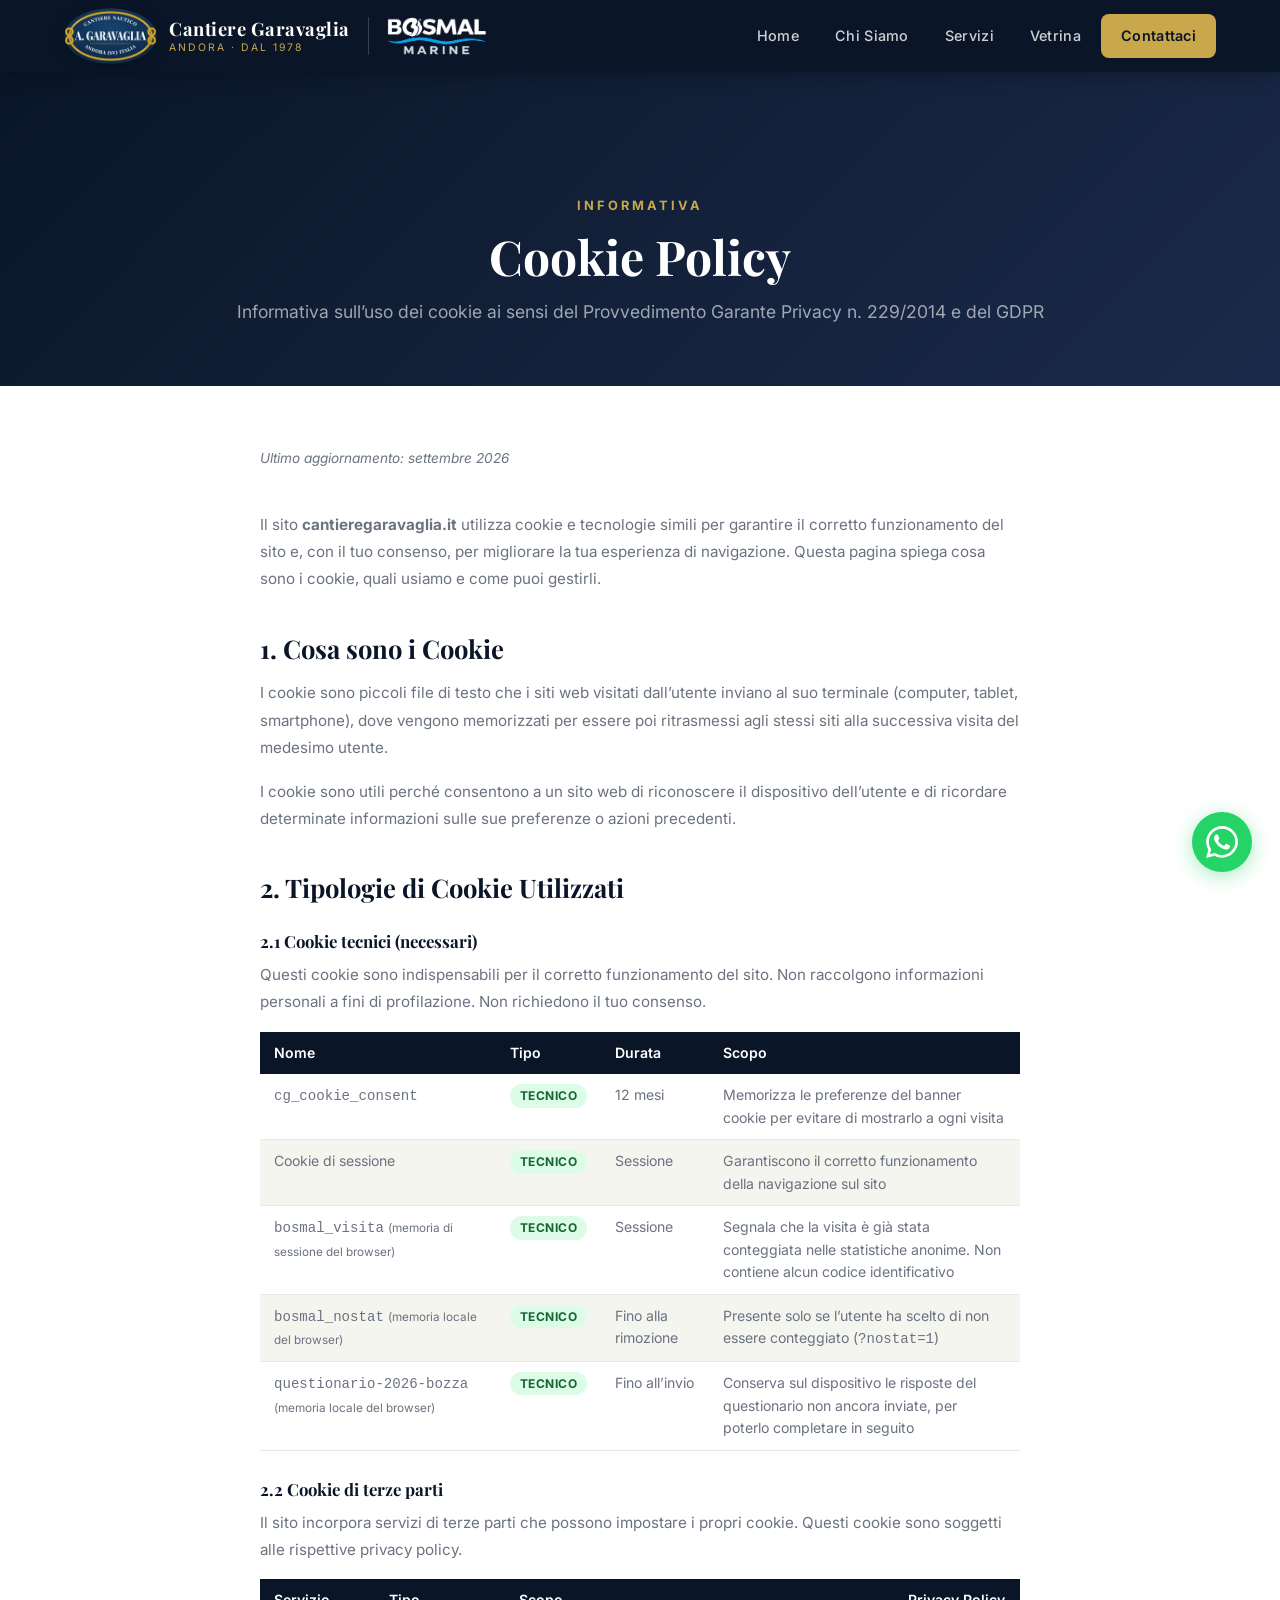
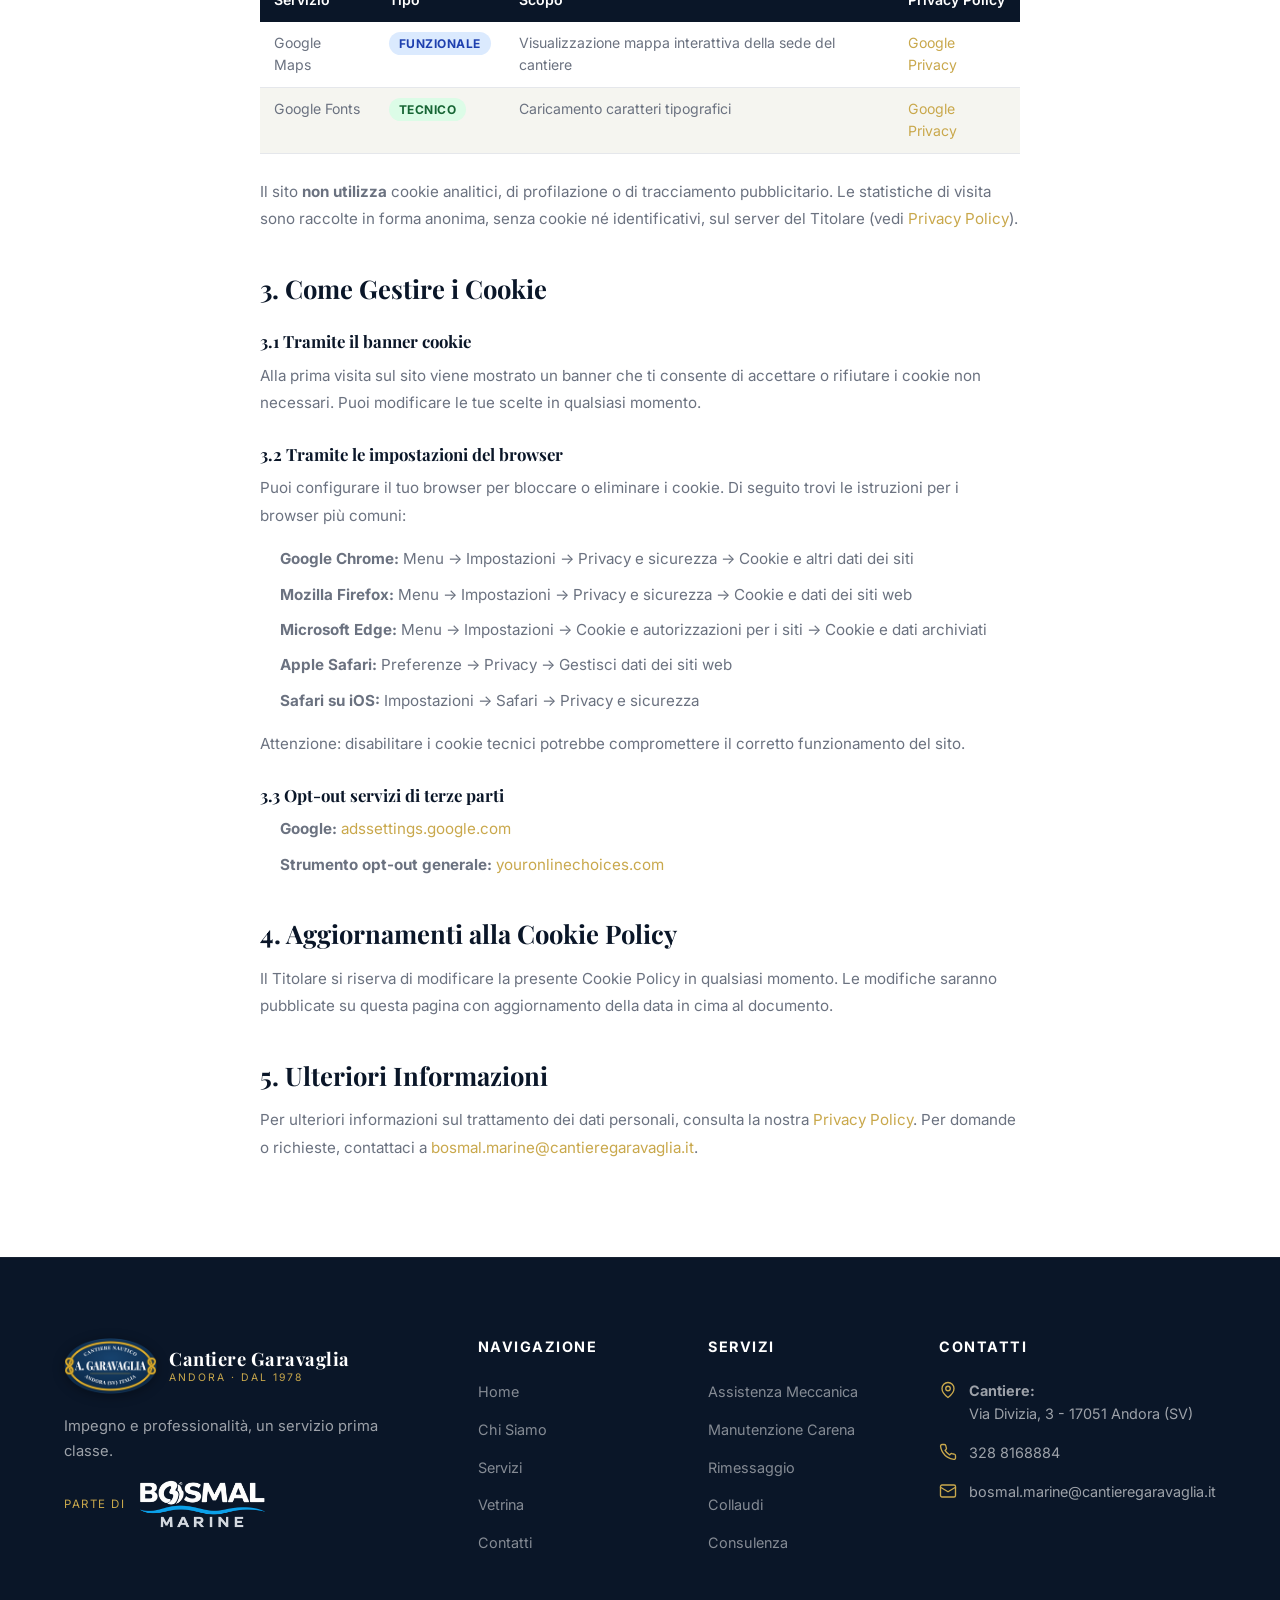
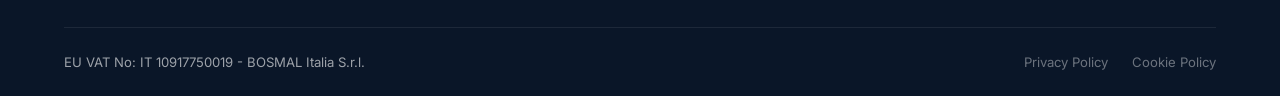
<file: cookie-policy.html>
<!DOCTYPE html>
<html lang="it">
<head>
  <meta charset="UTF-8">
  <meta name="viewport" content="width=device-width, initial-scale=1.0">
  <link rel="icon" href="favicon.ico" sizes="any">
  <link rel="icon" type="image/png" sizes="32x32" href="favicon-32.png">
  <link rel="apple-touch-icon" href="apple-touch-icon.png">
  <link rel="canonical" href="https://cantieregaravaglia.it/cookie-policy.html">
  <title>Cookie Policy | Cantiere Nautico Garavaglia - Andora (SV)</title>
  <meta name="description" content="Cookie Policy del Cantiere Nautico Garavaglia - informazioni sui cookie utilizzati dal sito web.">
  <link rel="preconnect" href="https://fonts.googleapis.com">
  <link rel="preconnect" href="https://fonts.gstatic.com" crossorigin>
  <link href="https://fonts.googleapis.com/css2?family=Inter:wght@400;500;600;700&family=Playfair+Display:wght@600;700&display=swap" rel="stylesheet">
  <link rel="stylesheet" href="css/styles.css?v=8">
  <style>
    .legal-content { max-width: 800px; margin: 0 auto; padding: 60px 20px 80px; }
    .legal-content h2 { font-family: 'Playfair Display', Georgia, serif; font-size: 1.6rem; color: var(--navy); margin: 40px 0 16px; }
    .legal-content h3 { font-size: 1.05rem; font-weight: 700; color: var(--navy); margin: 28px 0 10px; }
    .legal-content p { color: var(--text-light); line-height: 1.8; margin-bottom: 16px; font-size: 0.95rem; }
    .legal-content ul { color: var(--text-light); line-height: 1.8; margin: 0 0 16px 20px; font-size: 0.95rem; }
    .legal-content ul li { margin-bottom: 8px; }
    .legal-content a { color: var(--gold); }
    .legal-content .update-date { font-size: 0.85rem; color: var(--text-light); font-style: italic; margin-bottom: 40px; }
    .legal-content table { width: 100%; border-collapse: collapse; margin-bottom: 24px; font-size: 0.88rem; }
    .legal-content table th { background: var(--navy); color: white; padding: 10px 14px; text-align: left; font-weight: 600; }
    .legal-content table td { padding: 10px 14px; border-bottom: 1px solid var(--border); color: var(--text-light); vertical-align: top; }
    .legal-content table tr:nth-child(even) td { background: var(--off-white); }
    .cookie-badge { display: inline-block; padding: 2px 10px; border-radius: 20px; font-size: 0.75rem; font-weight: 700; text-transform: uppercase; letter-spacing: 0.5px; }
    .cookie-badge.tecnico { background: #dcfce7; color: #166534; }
    .cookie-badge.analitico { background: #dbeafe; color: #1e40af; }
  </style>
</head>
<body>

  <!-- HEADER -->
  <header class="header">
    <div class="container">
      <a href="index.html" class="logo"><img class="logo-mark" src="images/brands/garavaglia.png" srcset="images/brands/garavaglia@2x.png 2x" alt="Cantiere Nautico A. Garavaglia" width="100" height="60"><div class="logo-text">Cantiere Garavaglia<span>Andora &middot; dal 1978</span></div><img class="logo-partner" src="images/brands/bosmal-marine-bianco.png" alt="Bosmal Marine" width="120" height="45"></a>
      <nav class="nav-menu">
        <a href="index.html">Home</a>
        <a href="azienda.html">Chi Siamo</a>
        <a href="servizi.html">Servizi</a>
        <a href="vetrina.html">Vetrina</a>
        <a href="contatti.html" class="nav-cta">Contattaci</a>
      </nav>
      <button class="hamburger" aria-label="Menu"><span></span><span></span><span></span></button>
    </div>
  </header>

  <!-- PAGE BANNER -->
  <section class="page-banner">
    <div class="container">
      <span class="section-label">Informativa</span>
      <h1>Cookie Policy</h1>
      <p>Informativa sull&rsquo;uso dei cookie ai sensi del Provvedimento Garante Privacy n. 229/2014 e del GDPR</p>
    </div>
  </section>

  <main class="legal-content">
    <p class="update-date">Ultimo aggiornamento: settembre 2026</p>

    <p>Il sito <strong>cantieregaravaglia.it</strong> utilizza cookie e tecnologie simili per garantire il corretto funzionamento del sito e, con il tuo consenso, per migliorare la tua esperienza di navigazione. Questa pagina spiega cosa sono i cookie, quali usiamo e come puoi gestirli.</p>

    <h2>1. Cosa sono i Cookie</h2>
    <p>I cookie sono piccoli file di testo che i siti web visitati dall&rsquo;utente inviano al suo terminale (computer, tablet, smartphone), dove vengono memorizzati per essere poi ritrasmessi agli stessi siti alla successiva visita del medesimo utente.</p>
    <p>I cookie sono utili perch&eacute; consentono a un sito web di riconoscere il dispositivo dell&rsquo;utente e di ricordare determinate informazioni sulle sue preferenze o azioni precedenti.</p>

    <h2>2. Tipologie di Cookie Utilizzati</h2>

    <h3>2.1 Cookie tecnici (necessari)</h3>
    <p>Questi cookie sono indispensabili per il corretto funzionamento del sito. Non raccolgono informazioni personali a fini di profilazione. Non richiedono il tuo consenso.</p>
    <table>
      <thead>
        <tr><th>Nome</th><th>Tipo</th><th>Durata</th><th>Scopo</th></tr>
      </thead>
      <tbody>
        <tr>
          <td><code>cg_cookie_consent</code></td>
          <td><span class="cookie-badge tecnico">Tecnico</span></td>
          <td>12 mesi</td>
          <td>Memorizza le preferenze del banner cookie per evitare di mostrarlo a ogni visita</td>
        </tr>
        <tr>
          <td>Cookie di sessione</td>
          <td><span class="cookie-badge tecnico">Tecnico</span></td>
          <td>Sessione</td>
          <td>Garantiscono il corretto funzionamento della navigazione sul sito</td>
        </tr>
        <tr>
          <td><code>bosmal_visita</code> <small>(memoria di sessione del browser)</small></td>
          <td><span class="cookie-badge tecnico">Tecnico</span></td>
          <td>Sessione</td>
          <td>Segnala che la visita &egrave; gi&agrave; stata conteggiata nelle statistiche anonime. Non contiene alcun codice identificativo</td>
        </tr>
        <tr>
          <td><code>bosmal_nostat</code> <small>(memoria locale del browser)</small></td>
          <td><span class="cookie-badge tecnico">Tecnico</span></td>
          <td>Fino alla rimozione</td>
          <td>Presente solo se l&rsquo;utente ha scelto di non essere conteggiato (<code>?nostat=1</code>)</td>
        </tr>
        <tr>
          <td><code>questionario-2026-bozza</code> <small>(memoria locale del browser)</small></td>
          <td><span class="cookie-badge tecnico">Tecnico</span></td>
          <td>Fino all&rsquo;invio</td>
          <td>Conserva sul dispositivo le risposte del questionario non ancora inviate, per poterlo completare in seguito</td>
        </tr>
      </tbody>
    </table>

    <h3>2.2 Cookie di terze parti</h3>
    <p>Il sito incorpora servizi di terze parti che possono impostare i propri cookie. Questi cookie sono soggetti alle rispettive privacy policy.</p>
    <table>
      <thead>
        <tr><th>Servizio</th><th>Tipo</th><th>Scopo</th><th>Privacy Policy</th></tr>
      </thead>
      <tbody>
        <tr>
          <td>Google Maps</td>
          <td><span class="cookie-badge analitico">Funzionale</span></td>
          <td>Visualizzazione mappa interattiva della sede del cantiere</td>
          <td><a href="https://policies.google.com/privacy" target="_blank" rel="noopener">Google Privacy</a></td>
        </tr>
        <tr>
          <td>Google Fonts</td>
          <td><span class="cookie-badge tecnico">Tecnico</span></td>
          <td>Caricamento caratteri tipografici</td>
          <td><a href="https://policies.google.com/privacy" target="_blank" rel="noopener">Google Privacy</a></td>
        </tr>
      </tbody>
    </table>

    <p>Il sito <strong>non utilizza</strong> cookie analitici, di profilazione o di tracciamento pubblicitario. Le statistiche di visita sono raccolte in forma anonima, senza cookie n&eacute; identificativi, sul server del Titolare (vedi <a href="privacy.html">Privacy Policy</a>).</p>

    <h2>3. Come Gestire i Cookie</h2>

    <h3>3.1 Tramite il banner cookie</h3>
    <p>Alla prima visita sul sito viene mostrato un banner che ti consente di accettare o rifiutare i cookie non necessari. Puoi modificare le tue scelte in qualsiasi momento.</p>

    <h3>3.2 Tramite le impostazioni del browser</h3>
    <p>Puoi configurare il tuo browser per bloccare o eliminare i cookie. Di seguito trovi le istruzioni per i browser pi&ugrave; comuni:</p>
    <ul>
      <li><strong>Google Chrome:</strong> Menu &rarr; Impostazioni &rarr; Privacy e sicurezza &rarr; Cookie e altri dati dei siti</li>
      <li><strong>Mozilla Firefox:</strong> Menu &rarr; Impostazioni &rarr; Privacy e sicurezza &rarr; Cookie e dati dei siti web</li>
      <li><strong>Microsoft Edge:</strong> Menu &rarr; Impostazioni &rarr; Cookie e autorizzazioni per i siti &rarr; Cookie e dati archiviati</li>
      <li><strong>Apple Safari:</strong> Preferenze &rarr; Privacy &rarr; Gestisci dati dei siti web</li>
      <li><strong>Safari su iOS:</strong> Impostazioni &rarr; Safari &rarr; Privacy e sicurezza</li>
    </ul>
    <p>Attenzione: disabilitare i cookie tecnici potrebbe compromettere il corretto funzionamento del sito.</p>

    <h3>3.3 Opt-out servizi di terze parti</h3>
    <ul>
      <li><strong>Google:</strong> <a href="https://adssettings.google.com" target="_blank" rel="noopener">adssettings.google.com</a></li>
      <li><strong>Strumento opt-out generale:</strong> <a href="https://www.youronlinechoices.com/it/" target="_blank" rel="noopener">youronlinechoices.com</a></li>
    </ul>

    <h2>4. Aggiornamenti alla Cookie Policy</h2>
    <p>Il Titolare si riserva di modificare la presente Cookie Policy in qualsiasi momento. Le modifiche saranno pubblicate su questa pagina con aggiornamento della data in cima al documento.</p>

    <h2>5. Ulteriori Informazioni</h2>
    <p>Per ulteriori informazioni sul trattamento dei dati personali, consulta la nostra <a href="privacy.html">Privacy Policy</a>. Per domande o richieste, contattaci a <a href="mailto:bosmal.marine@cantieregaravaglia.it">bosmal.marine@cantieregaravaglia.it</a>.</p>
  </main>

  <!-- FOOTER -->
  <footer class="footer">
    <div class="container">
      <div class="footer-grid">
        <div class="footer-brand"><a href="index.html" class="logo"><img class="logo-mark" src="images/brands/garavaglia.png" srcset="images/brands/garavaglia@2x.png 2x" alt="Cantiere Nautico A. Garavaglia" width="100" height="60"><div class="logo-text">Cantiere Garavaglia<span>Andora &middot; dal 1978</span></div></a><p>Impegno e professionalit&agrave;, un servizio prima classe.</p><div class="footer-partner"><span>Parte di</span><img src="images/brands/bosmal-marine-bianco.png" alt="Bosmal Marine" width="150" height="57" loading="lazy"></div></div>
        <div><h4>Navigazione</h4><ul class="footer-links"><li><a href="index.html">Home</a></li><li><a href="azienda.html">Chi Siamo</a></li><li><a href="servizi.html">Servizi</a></li><li><a href="vetrina.html">Vetrina</a></li><li><a href="contatti.html">Contatti</a></li></ul></div>
        <div><h4>Servizi</h4><ul class="footer-links"><li><a href="servizi.html#meccanica">Assistenza Meccanica</a></li><li><a href="servizi.html#carena">Manutenzione Carena</a></li><li><a href="servizi.html#rimessaggio">Rimessaggio</a></li><li><a href="servizi.html#collaudi">Collaudi</a></li><li><a href="servizi.html#consulenza">Consulenza</a></li></ul></div>
        <div><h4>Contatti</h4><div class="footer-contact-item"><span class="icon"><svg class="ico" viewBox="0 0 24 24" fill="none" stroke="currentColor" stroke-width="1.8" stroke-linecap="round" stroke-linejoin="round" aria-hidden="true"><path d="M20 10c0 6-8 12-8 12S4 16 4 10a8 8 0 0 1 16 0z"/><circle cx="12" cy="10" r="3"/></svg></span><div><strong>Cantiere:</strong><br>Via Divizia, 3 - 17051 Andora (SV)</div></div><div class="footer-contact-item"><span class="icon"><svg class="ico" viewBox="0 0 24 24" fill="none" stroke="currentColor" stroke-width="1.8" stroke-linecap="round" stroke-linejoin="round" aria-hidden="true"><path d="M22 16.9v3a2 2 0 0 1-2.2 2 19.8 19.8 0 0 1-8.6-3.1 19.5 19.5 0 0 1-6-6A19.8 19.8 0 0 1 2.1 4.2 2 2 0 0 1 4.1 2h3a2 2 0 0 1 2 1.7c.1 1 .4 1.9.7 2.8a2 2 0 0 1-.5 2.1L8.1 9.9a16 16 0 0 0 6 6l1.3-1.3a2 2 0 0 1 2.1-.4c.9.3 1.8.6 2.8.7a2 2 0 0 1 1.7 2z"/></svg></span><div><a href="tel:+393288168884">328 8168884</a></div></div><div class="footer-contact-item"><span class="icon"><svg class="ico" viewBox="0 0 24 24" fill="none" stroke="currentColor" stroke-width="1.8" stroke-linecap="round" stroke-linejoin="round" aria-hidden="true"><rect x="2" y="4" width="20" height="16" rx="2"/><path d="m22 7-10 6L2 7"/></svg></span><div><a href="mailto:bosmal.marine@cantieregaravaglia.it">bosmal.marine@cantieregaravaglia.it</a></div></div></div>
      </div>
      <div class="footer-bottom"><span>EU VAT No: IT 10917750019 - BOSMAL Italia S.r.l.</span><div class="footer-legal"><a href="privacy.html">Privacy Policy</a><a href="cookie-policy.html">Cookie Policy</a></div></div>
    </div>
  </footer>

  <a href="https://wa.me/393288168884?text=Salve,%20vorrei%20informazioni" class="whatsapp-float" target="_blank" rel="noopener" aria-label="WhatsApp"><svg viewBox="0 0 24 24"><path d="M17.472 14.382c-.297-.149-1.758-.867-2.03-.967-.273-.099-.471-.148-.67.15-.197.297-.767.966-.94 1.164-.173.199-.347.223-.644.075-.297-.15-1.255-.463-2.39-1.475-.883-.788-1.48-1.761-1.653-2.059-.173-.297-.018-.458.13-.606.134-.133.298-.347.446-.52.149-.174.198-.298.298-.497.099-.198.05-.371-.025-.52-.075-.149-.669-1.612-.916-2.207-.242-.579-.487-.5-.669-.51-.173-.008-.371-.01-.57-.01-.198 0-.52.074-.792.372-.272.297-1.04 1.016-1.04 2.479 0 1.462 1.065 2.875 1.213 3.074.149.198 2.096 3.2 5.077 4.487.709.306 1.262.489 1.694.625.712.227 1.36.195 1.871.118.571-.085 1.758-.719 2.006-1.413.248-.694.248-1.289.173-1.413-.074-.124-.272-.198-.57-.347m-5.421 7.403h-.004a9.87 9.87 0 01-5.031-1.378l-.361-.214-3.741.982.998-3.648-.235-.374a9.86 9.86 0 01-1.51-5.26c.001-5.45 4.436-9.884 9.888-9.884 2.64 0 5.122 1.03 6.988 2.898a9.825 9.825 0 012.893 6.994c-.003 5.45-4.437 9.884-9.885 9.884m8.413-18.297A11.815 11.815 0 0012.05 0C5.495 0 .16 5.335.157 11.892c0 2.096.547 4.142 1.588 5.945L.057 24l6.305-1.654a11.882 11.882 0 005.683 1.448h.005c6.554 0 11.89-5.335 11.893-11.893a11.821 11.821 0 00-3.48-8.413z"/></svg></a>
  <button class="scroll-top" aria-label="Torna in cima">&#8593;</button>

  <script src="js/config.js?v=2"></script>
  <script src="js/statistiche.js?v=1" defer></script>
  <script src="js/site-data.js?v=2"></script>
  <script src="js/main.js" defer></script>
</body>
</html>
</file>
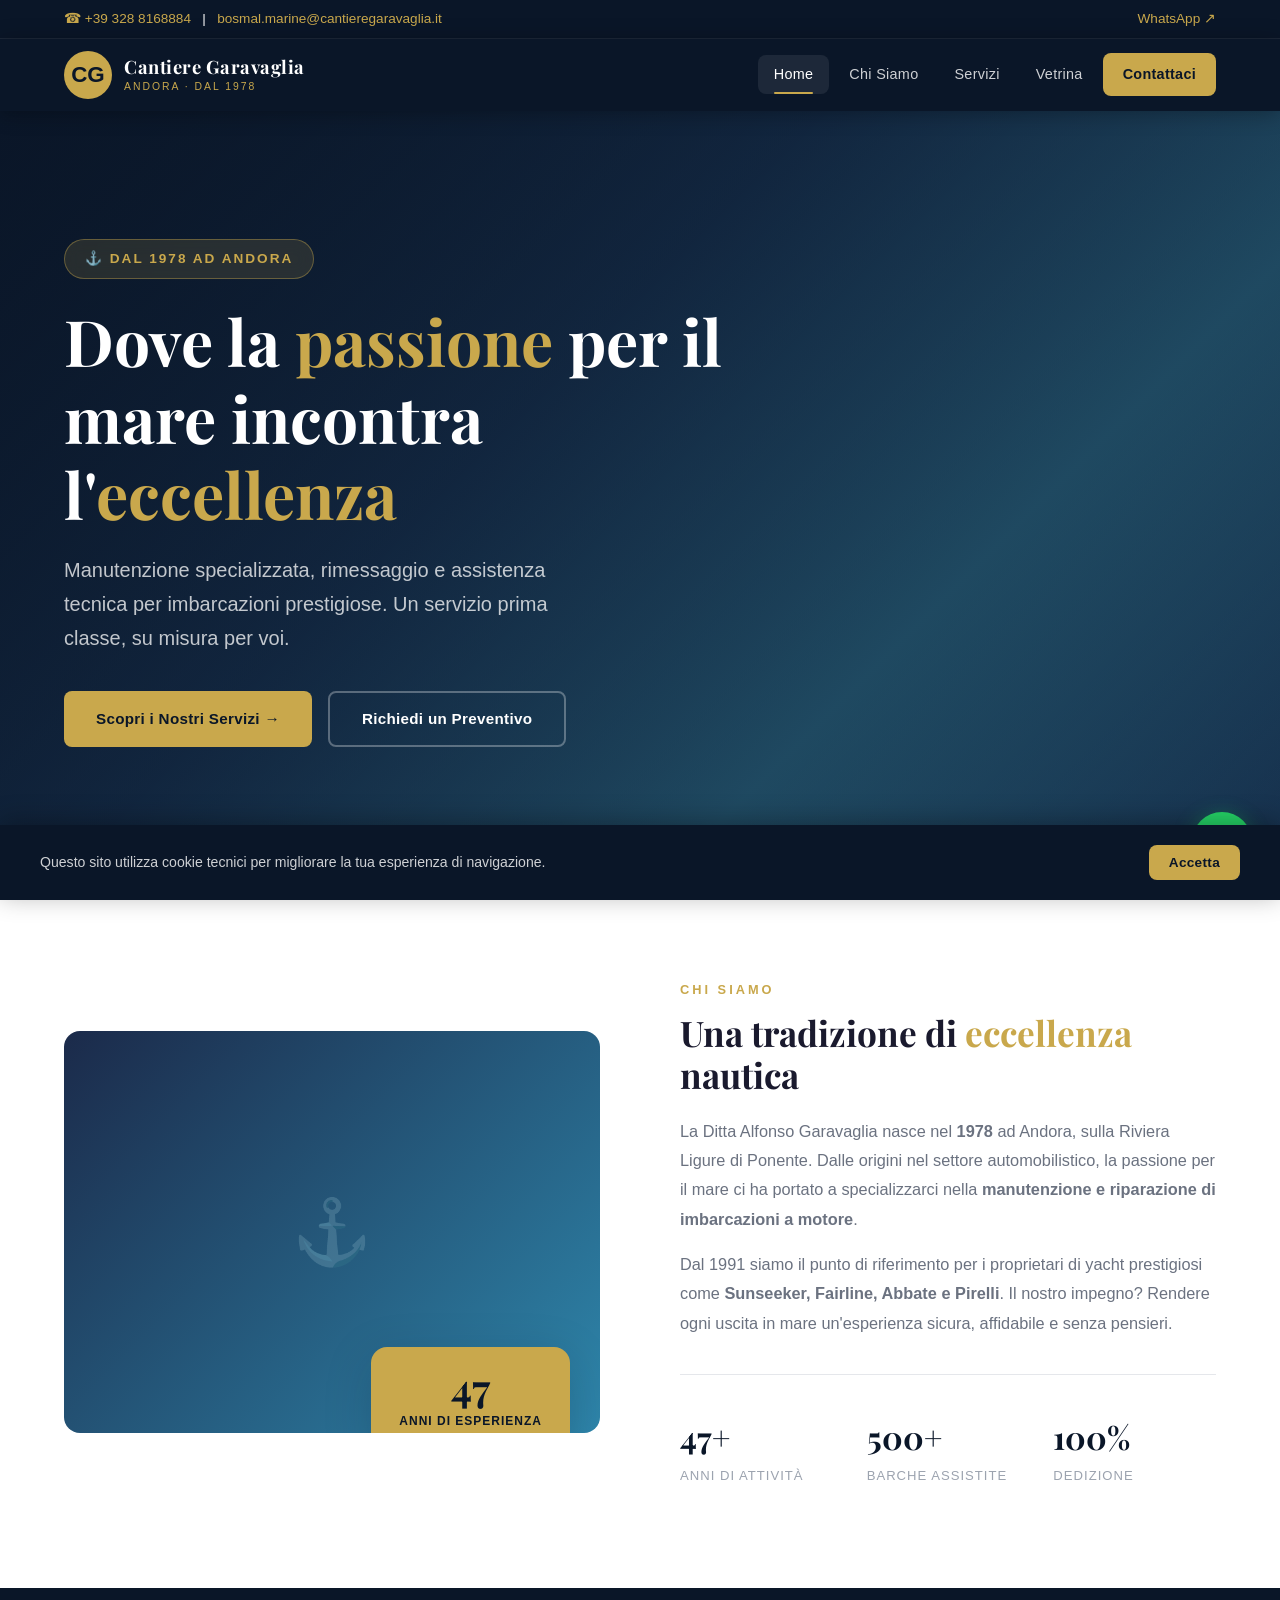
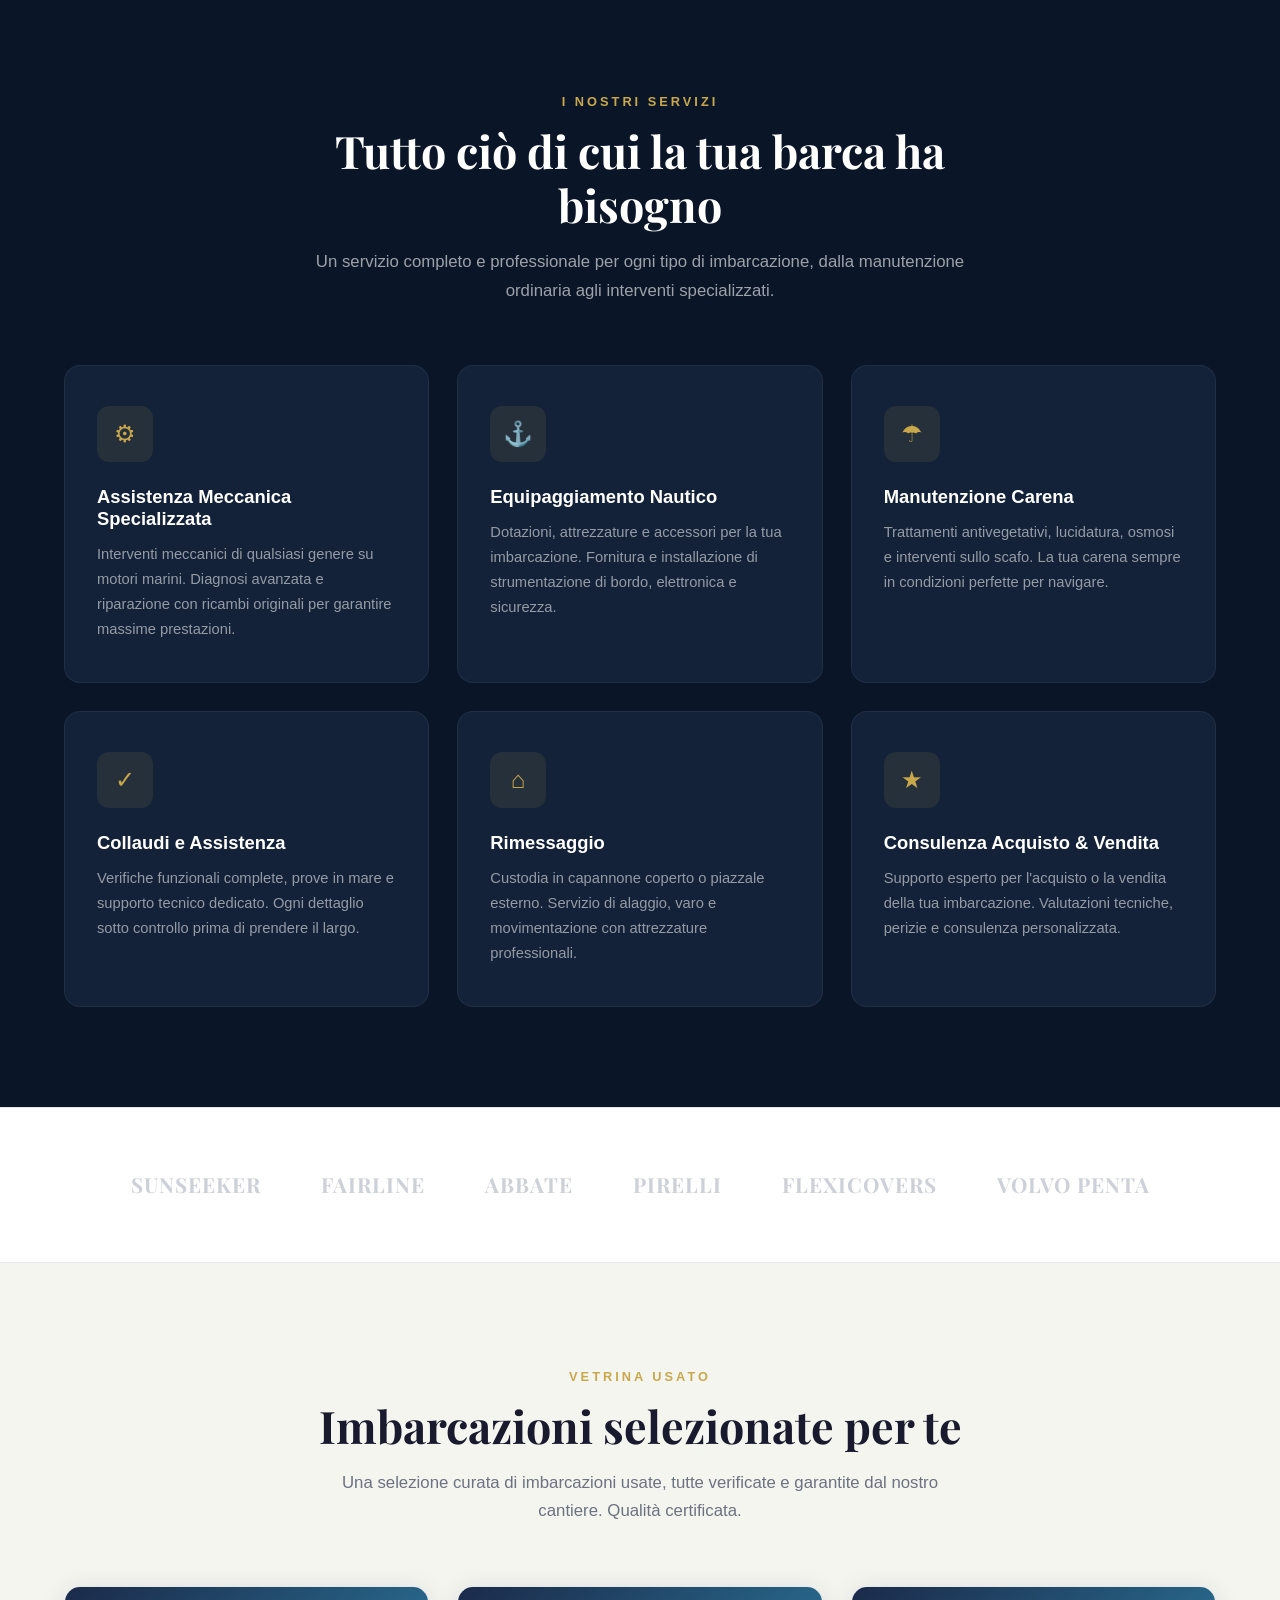
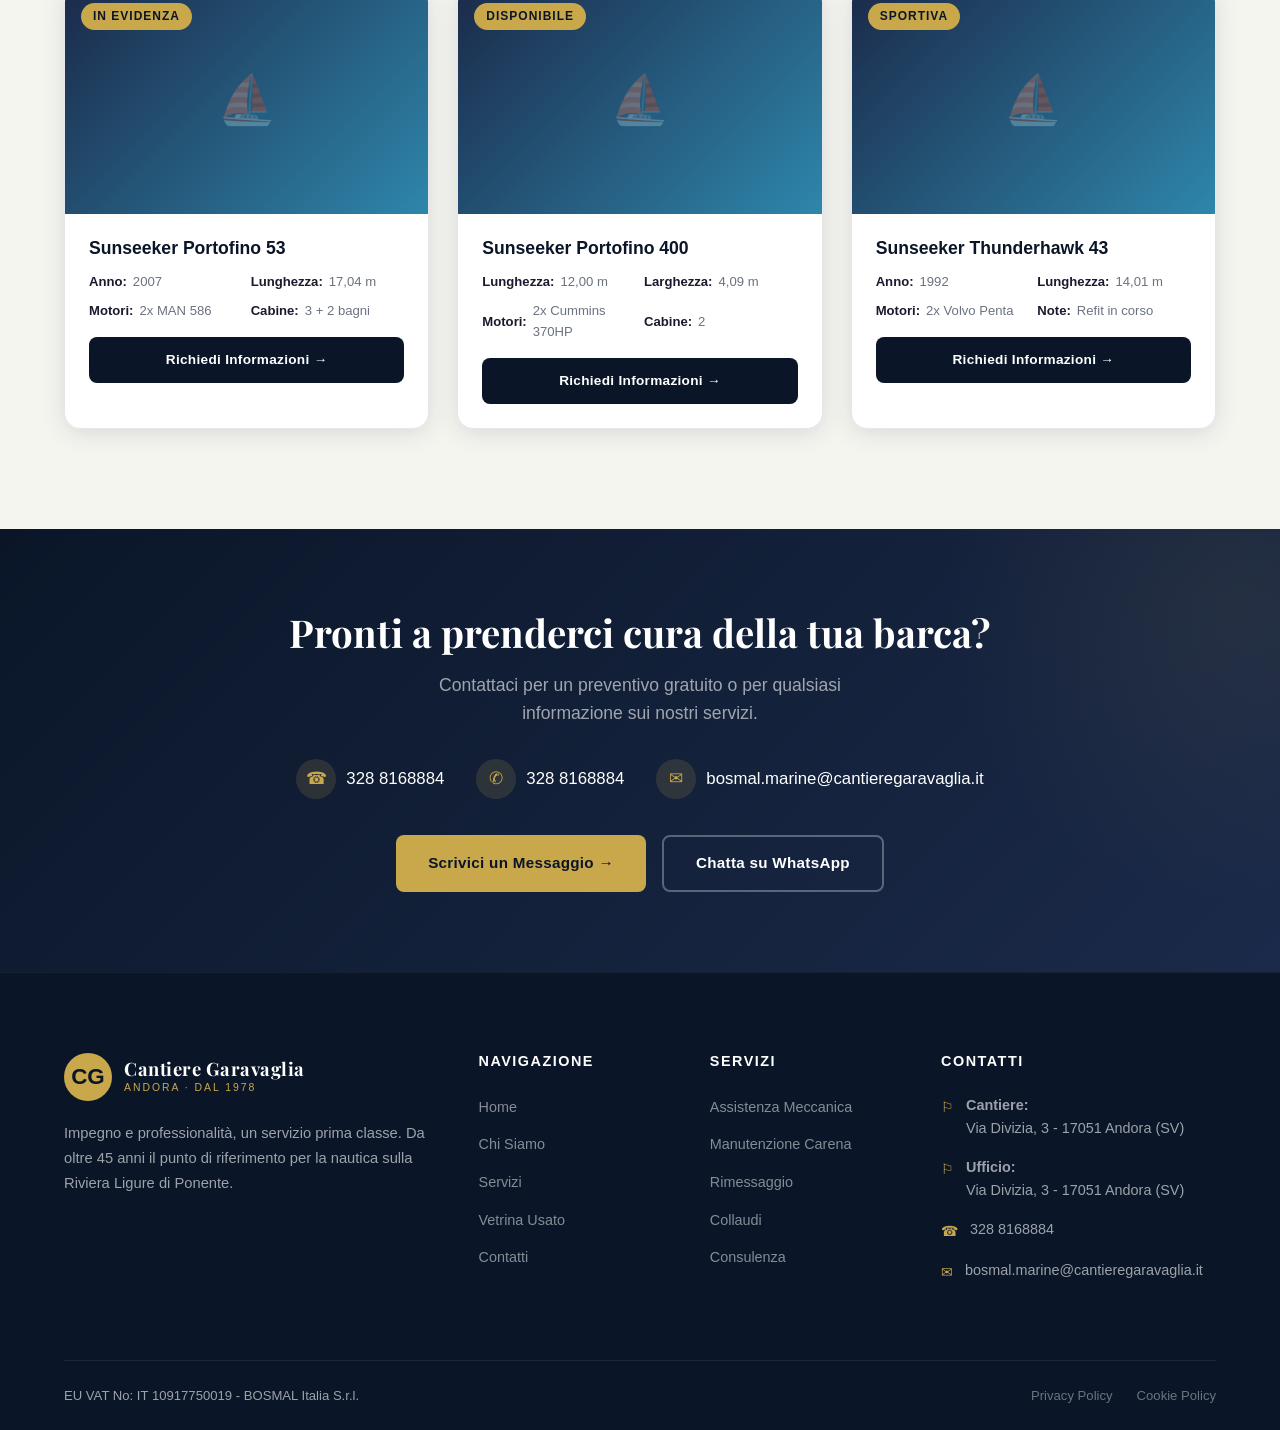
<file: preview-condivisione.html>
<!DOCTYPE html>
<html lang="it">
<head>
  <meta charset="UTF-8">
  <meta name="viewport" content="width=device-width, initial-scale=1.0">
  <title>Cantiere Nautico Garavaglia | Dal 1978 - Anteprima</title>
  <link rel="preconnect" href="https://fonts.googleapis.com">
  <link rel="preconnect" href="https://fonts.gstatic.com" crossorigin>
  <link href="https://fonts.googleapis.com/css2?family=Playfair+Display:wght@700&display=swap" rel="stylesheet">
  <style>
:root{--navy:#0A1628;--navy-light:#1B2A4A;--navy-mid:#132238;--white:#FFFFFF;--off-white:#F5F5F0;--gold:#C9A84C;--gold-light:#D4B86A;--gold-dark:#A8893D;--sea-blue:#2E86AB;--sea-light:#3A9BC5;--text-dark:#1A1A2E;--text-light:#6B7280;--text-muted:#9CA3AF;--border:#E5E7EB;--shadow:0 4px 24px rgba(10,22,40,0.12);--shadow-lg:0 12px 48px rgba(10,22,40,0.18);--radius:8px;--radius-lg:16px;--transition:all 0.3s cubic-bezier(0.4,0,0.2,1)}
*,*::before,*::after{box-sizing:border-box;margin:0;padding:0}
html{scroll-behavior:smooth;font-size:16px}
body{font-family:-apple-system,BlinkMacSystemFont,'Segoe UI',Roboto,'Helvetica Neue',Arial,sans-serif;color:var(--text-dark);line-height:1.6;overflow-x:hidden;background:var(--white)}
img{max-width:100%;height:auto;display:block}
a{text-decoration:none;color:inherit;transition:var(--transition)}
ul{list-style:none}
h1,h2,h3,h4{font-family:'Playfair Display',Georgia,'Times New Roman',serif;font-weight:700;line-height:1.2}
.container{max-width:1200px;margin:0 auto;padding:0 24px}
.utility-bar{background:var(--navy);color:var(--white);font-size:0.85rem;padding:8px 0;border-bottom:1px solid rgba(255,255,255,0.08)}
.utility-bar .container{display:flex;justify-content:space-between;align-items:center}
.utility-bar a{color:var(--gold);display:inline-flex;align-items:center;gap:6px}
.utility-bar a:hover{color:var(--gold-light)}
.utility-links{display:flex;gap:20px;align-items:center}
.header{background:var(--navy);position:sticky;top:0;z-index:1000;box-shadow:0 2px 20px rgba(0,0,0,0.3)}
.header .container{display:flex;justify-content:space-between;align-items:center;padding-top:0;padding-bottom:0;min-height:72px}
.logo{display:flex;align-items:center;gap:12px;color:var(--white)}
.logo-icon{width:48px;height:48px;background:var(--gold);border-radius:50%;display:flex;align-items:center;justify-content:center;font-size:1.4rem;font-weight:700;color:var(--navy);flex-shrink:0}
.logo-text{font-family:'Playfair Display',Georgia,serif;font-size:1.15rem;font-weight:700;letter-spacing:0.5px;line-height:1.2}
.logo-text span{display:block;font-family:-apple-system,BlinkMacSystemFont,'Segoe UI',sans-serif;font-size:0.65rem;font-weight:400;letter-spacing:2px;text-transform:uppercase;color:var(--gold);margin-top:2px}
.nav-menu{display:flex;gap:4px;align-items:center}
.nav-menu a{color:rgba(255,255,255,0.8);padding:8px 16px;border-radius:var(--radius);font-size:0.9rem;font-weight:500;letter-spacing:0.3px;position:relative}
.nav-menu a:hover,.nav-menu a.active{color:var(--white);background:rgba(255,255,255,0.08)}
.nav-menu a.active::after{content:'';position:absolute;bottom:0;left:16px;right:16px;height:2px;background:var(--gold);border-radius:2px}
.nav-cta{background:var(--gold)!important;color:var(--navy)!important;font-weight:600!important;padding:10px 20px!important}
.nav-cta:hover{background:var(--gold-light)!important;transform:translateY(-1px)}
.hamburger{display:none;flex-direction:column;gap:5px;cursor:pointer;padding:8px;background:none;border:none}
.hamburger span{width:24px;height:2px;background:var(--white);transition:var(--transition);border-radius:2px}
.hero{position:relative;height:85vh;min-height:500px;max-height:900px;overflow:hidden;background:var(--navy)}
.hero-slides{position:relative;width:100%;height:100%}
.hero-slide{position:absolute;inset:0;opacity:0;transition:opacity 1.2s ease;background-size:cover;background-position:center}
.hero-slide.active{opacity:1}
.hero-slide::after{content:'';position:absolute;inset:0;background:linear-gradient(135deg,rgba(10,22,40,0.85) 0%,rgba(10,22,40,0.5) 50%,rgba(10,22,40,0.3) 100%)}
.hero-content{position:absolute;inset:0;display:flex;flex-direction:column;justify-content:center;z-index:2;padding:0 24px;max-width:1200px;margin:0 auto;width:100%;left:0;right:0}
.hero-badge{display:inline-flex;align-items:center;gap:8px;background:rgba(201,168,76,0.15);border:1px solid rgba(201,168,76,0.4);color:var(--gold);padding:8px 20px;border-radius:50px;font-size:0.85rem;font-weight:600;letter-spacing:2px;text-transform:uppercase;width:fit-content;margin-bottom:24px;backdrop-filter:blur(8px)}
.hero h1{color:var(--white);font-size:clamp(2.2rem,5vw,4rem);max-width:700px;margin-bottom:20px}
.hero h1 em{color:var(--gold);font-style:normal}
.hero-subtitle{color:rgba(255,255,255,0.75);font-size:clamp(1rem,2vw,1.25rem);max-width:550px;margin-bottom:36px;line-height:1.7}
.hero-buttons{display:flex;gap:16px;flex-wrap:wrap}
.hero-indicators{position:absolute;bottom:32px;left:50%;transform:translateX(-50%);display:flex;gap:10px;z-index:3}
.hero-indicators button{width:40px;height:3px;background:rgba(255,255,255,0.3);border:none;border-radius:3px;cursor:pointer;transition:var(--transition)}
.hero-indicators button.active{background:var(--gold);width:60px}
.btn{display:inline-flex;align-items:center;gap:8px;padding:14px 32px;border-radius:var(--radius);font-size:0.95rem;font-weight:600;cursor:pointer;border:none;transition:var(--transition);letter-spacing:0.3px}
.btn-primary{background:var(--gold);color:var(--navy)}
.btn-primary:hover{background:var(--gold-light);transform:translateY(-2px);box-shadow:0 8px 24px rgba(201,168,76,0.3)}
.btn-outline{background:transparent;color:var(--white);border:2px solid rgba(255,255,255,0.3)}
.btn-outline:hover{border-color:var(--white);background:rgba(255,255,255,0.08)}
.btn-dark{background:var(--navy);color:var(--white)}
.btn-dark:hover{background:var(--navy-light);transform:translateY(-2px)}
.btn-sm{padding:10px 20px;font-size:0.85rem}
.section{padding:100px 0}
.section-dark{background:var(--navy);color:var(--white)}
.section-light{background:var(--off-white)}
.section-header{text-align:center;max-width:650px;margin:0 auto 60px}
.section-label{display:inline-block;color:var(--gold);font-size:0.8rem;font-weight:700;letter-spacing:3px;text-transform:uppercase;margin-bottom:12px}
.section-header h2{font-size:clamp(1.8rem,3.5vw,2.8rem);margin-bottom:16px}
.section-header p{color:var(--text-light);font-size:1.05rem;line-height:1.7}
.section-dark .section-header p{color:rgba(255,255,255,0.6)}
.about-preview{display:grid;grid-template-columns:1fr 1fr;gap:80px;align-items:center}
.about-image{position:relative;border-radius:var(--radius-lg);overflow:hidden;aspect-ratio:4/3;background:linear-gradient(135deg,var(--navy-light),var(--sea-blue))}
.about-image-placeholder{width:100%;height:100%;display:flex;align-items:center;justify-content:center;color:rgba(255,255,255,0.3);font-size:4rem}
.experience-badge{position:absolute;bottom:-20px;right:30px;background:var(--gold);color:var(--navy);padding:20px 28px;border-radius:var(--radius-lg);text-align:center;box-shadow:var(--shadow-lg)}
.experience-badge .number{font-family:'Playfair Display',Georgia,serif;font-size:2.5rem;font-weight:700;line-height:1;display:block}
.experience-badge .label{font-size:0.75rem;font-weight:600;letter-spacing:1px;text-transform:uppercase;margin-top:4px}
.about-content h2{font-size:2.2rem;margin-bottom:20px}
.about-content h2 em{color:var(--gold);font-style:normal}
.about-content p{color:var(--text-light);margin-bottom:16px;font-size:1.02rem;line-height:1.8}
.about-stats{display:grid;grid-template-columns:repeat(3,1fr);gap:24px;margin-top:36px;padding-top:36px;border-top:1px solid var(--border)}
.stat-item .stat-number{font-family:'Playfair Display',Georgia,serif;font-size:2rem;font-weight:700;color:var(--navy);display:block}
.stat-item .stat-label{font-size:0.82rem;color:var(--text-muted);text-transform:uppercase;letter-spacing:1px;font-weight:500}
.services-grid{display:grid;grid-template-columns:repeat(3,1fr);gap:28px}
.service-card{background:var(--navy-mid);border:1px solid rgba(255,255,255,0.06);border-radius:var(--radius-lg);padding:40px 32px;transition:var(--transition);position:relative;overflow:hidden}
.service-card::before{content:'';position:absolute;top:0;left:0;right:0;height:3px;background:var(--gold);transform:scaleX(0);transition:var(--transition)}
.service-card:hover{transform:translateY(-6px);border-color:rgba(201,168,76,0.2);box-shadow:0 16px 48px rgba(0,0,0,0.3)}
.service-card:hover::before{transform:scaleX(1)}
.service-icon{width:56px;height:56px;background:rgba(201,168,76,0.1);border-radius:12px;display:flex;align-items:center;justify-content:center;font-size:1.5rem;margin-bottom:24px;color:var(--gold)}
.service-card h3{font-family:-apple-system,BlinkMacSystemFont,'Segoe UI',sans-serif;font-size:1.15rem;font-weight:600;margin-bottom:12px;color:var(--white)}
.service-card p{color:rgba(255,255,255,0.55);font-size:0.92rem;line-height:1.7}
.brands-section{padding:60px 0;background:var(--white);border-top:1px solid var(--border);border-bottom:1px solid var(--border)}
.brands-grid{display:flex;justify-content:center;align-items:center;gap:60px;flex-wrap:wrap}
.brand-item{font-family:'Playfair Display',Georgia,serif;font-size:1.3rem;font-weight:700;color:var(--text-muted);opacity:0.5;transition:var(--transition);letter-spacing:1px;cursor:default}
.brand-item:hover{opacity:1;color:var(--navy)}
.boats-grid{display:grid;grid-template-columns:repeat(3,1fr);gap:28px}
.boat-card{background:var(--white);border-radius:var(--radius-lg);overflow:hidden;box-shadow:var(--shadow);transition:var(--transition);border:1px solid var(--border)}
.boat-card:hover{transform:translateY(-6px);box-shadow:var(--shadow-lg)}
.boat-image{aspect-ratio:16/10;background:linear-gradient(135deg,var(--navy-light),var(--sea-blue));position:relative;display:flex;align-items:center;justify-content:center;color:rgba(255,255,255,0.3);font-size:3rem}
.boat-tag{position:absolute;top:16px;left:16px;background:var(--gold);color:var(--navy);padding:4px 12px;border-radius:50px;font-size:0.75rem;font-weight:700;text-transform:uppercase;letter-spacing:1px}
.boat-info{padding:24px}
.boat-info h3{font-family:-apple-system,BlinkMacSystemFont,'Segoe UI',sans-serif;font-size:1.1rem;font-weight:700;margin-bottom:12px;color:var(--navy)}
.boat-specs{display:grid;grid-template-columns:1fr 1fr;gap:8px;margin-bottom:16px}
.boat-spec{font-size:0.82rem;color:var(--text-light);display:flex;align-items:center;gap:6px}
.boat-spec strong{color:var(--text-dark);font-weight:600}
.boat-card .btn{width:100%;justify-content:center;padding:12px;font-size:0.85rem}
.cta-section{background:linear-gradient(135deg,var(--navy) 0%,var(--navy-light) 100%);padding:80px 0;text-align:center;position:relative;overflow:hidden}
.cta-section::before{content:'';position:absolute;top:-50%;right:-20%;width:600px;height:600px;background:radial-gradient(circle,rgba(201,168,76,0.08) 0%,transparent 70%);border-radius:50%}
.cta-section h2{color:var(--white);font-size:clamp(1.8rem,3vw,2.5rem);margin-bottom:16px}
.cta-section p{color:rgba(255,255,255,0.6);font-size:1.1rem;margin-bottom:32px;max-width:500px;margin-left:auto;margin-right:auto}
.cta-contacts{display:flex;justify-content:center;gap:32px;margin-bottom:36px;flex-wrap:wrap}
.cta-contact-item{display:flex;align-items:center;gap:10px;color:var(--white);font-size:1.05rem}
.cta-contact-item .icon{width:40px;height:40px;background:rgba(201,168,76,0.15);border-radius:50%;display:flex;align-items:center;justify-content:center;color:var(--gold)}
.footer{background:var(--navy);color:rgba(255,255,255,0.6);padding:80px 0 0;border-top:1px solid rgba(255,255,255,0.05)}
.footer-grid{display:grid;grid-template-columns:2fr 1fr 1fr 1.5fr;gap:48px;padding-bottom:60px;border-bottom:1px solid rgba(255,255,255,0.08)}
.footer-brand .logo{margin-bottom:20px}
.footer-brand p{font-size:0.92rem;line-height:1.7;margin-bottom:24px}
.footer-social{display:flex;gap:12px}
.footer-social a{width:40px;height:40px;background:rgba(255,255,255,0.06);border-radius:50%;display:flex;align-items:center;justify-content:center;color:rgba(255,255,255,0.6);transition:var(--transition)}
.footer-social a:hover{background:var(--gold);color:var(--navy)}
.footer h4{font-family:-apple-system,BlinkMacSystemFont,'Segoe UI',sans-serif;font-size:0.9rem;font-weight:700;color:var(--white);text-transform:uppercase;letter-spacing:1.5px;margin-bottom:24px}
.footer-links li{margin-bottom:12px}
.footer-links a{color:rgba(255,255,255,0.5);font-size:0.9rem;transition:var(--transition)}
.footer-links a:hover{color:var(--gold);padding-left:4px}
.footer-contact-item{display:flex;gap:12px;margin-bottom:16px;font-size:0.9rem;align-items:flex-start}
.footer-contact-item .icon{color:var(--gold);flex-shrink:0;margin-top:2px}
.footer-bottom{padding:24px 0;display:flex;justify-content:space-between;align-items:center;font-size:0.82rem;flex-wrap:wrap;gap:12px}
.footer-bottom a{color:rgba(255,255,255,0.4)}
.footer-bottom a:hover{color:var(--gold)}
.footer-legal{display:flex;gap:24px}
.whatsapp-float{position:fixed;bottom:28px;right:28px;z-index:999;width:60px;height:60px;background:#25D366;border-radius:50%;display:flex;align-items:center;justify-content:center;box-shadow:0 4px 20px rgba(37,211,102,0.4);transition:var(--transition);animation:pulse-wa 2s infinite}
.whatsapp-float:hover{transform:scale(1.1);box-shadow:0 6px 28px rgba(37,211,102,0.5)}
.whatsapp-float svg{width:32px;height:32px;fill:white}
@keyframes pulse-wa{0%,100%{box-shadow:0 4px 20px rgba(37,211,102,0.4)}50%{box-shadow:0 4px 30px rgba(37,211,102,0.6)}}
.cookie-banner{position:fixed;bottom:0;left:0;right:0;background:var(--navy);color:rgba(255,255,255,0.8);padding:20px 24px;z-index:9999;box-shadow:0 -4px 24px rgba(0,0,0,0.3);display:none}
.cookie-banner.show{display:block}
.cookie-inner{max-width:1200px;margin:0 auto;display:flex;align-items:center;justify-content:space-between;gap:24px;flex-wrap:wrap}
.cookie-inner p{font-size:0.88rem;flex:1;min-width:280px}
.cookie-inner a{color:var(--gold);text-decoration:underline}
.cookie-buttons{display:flex;gap:12px}
.scroll-top{position:fixed;bottom:100px;right:28px;width:44px;height:44px;background:var(--navy);color:var(--white);border:none;border-radius:50%;cursor:pointer;display:flex;align-items:center;justify-content:center;opacity:0;visibility:hidden;transition:var(--transition);z-index:998;box-shadow:var(--shadow)}
.scroll-top.visible{opacity:1;visibility:visible}
.scroll-top:hover{background:var(--gold);color:var(--navy)}
@keyframes fadeInUp{from{opacity:0;transform:translateY(30px)}to{opacity:1;transform:translateY(0)}}
.animate-in{animation:fadeInUp 0.8s ease forwards}

@media(max-width:1024px){
.about-preview{grid-template-columns:1fr;gap:40px}
.services-grid{grid-template-columns:repeat(2,1fr)}
.boats-grid{grid-template-columns:repeat(2,1fr)}
.footer-grid{grid-template-columns:1fr 1fr}
}
@media(max-width:768px){
.utility-bar{display:none}
.hamburger{display:flex}
.nav-menu{position:fixed;top:72px;left:0;right:0;bottom:0;background:var(--navy);flex-direction:column;padding:32px 24px;gap:8px;transform:translateX(100%);transition:transform 0.4s cubic-bezier(0.4,0,0.2,1)}
.nav-menu.open{transform:translateX(0)}
.nav-menu a{font-size:1.1rem;padding:14px 16px;width:100%}
.hero{height:70vh;min-height:450px}
.hero h1{font-size:2rem}
.services-grid{grid-template-columns:1fr}
.boats-grid{grid-template-columns:1fr}
.about-stats{grid-template-columns:repeat(3,1fr);gap:16px}
.stat-item .stat-number{font-size:1.5rem}
.footer-grid{grid-template-columns:1fr;gap:36px}
.footer-bottom{flex-direction:column;text-align:center}
.cta-contacts{flex-direction:column;align-items:center}
.section{padding:60px 0}
.section-header{margin-bottom:40px}
}
@media(max-width:480px){
.hero-buttons{flex-direction:column}
.hero-buttons .btn{width:100%;justify-content:center}
.brands-grid{gap:30px}
.brand-item{font-size:1rem}
.about-stats{grid-template-columns:1fr;text-align:center}
}
  </style>
</head>
<body>

  <!-- UTILITY BAR -->
  <div class="utility-bar">
    <div class="container">
      <div>
        <a href="tel:+393288168884">&#9742; +39 328 8168884</a>
        &nbsp;&nbsp;|&nbsp;&nbsp;
        <a href="mailto:bosmal.marine@cantieregaravaglia.it">bosmal.marine@cantieregaravaglia.it</a>
      </div>
      <div class="utility-links">
        <a href="https://wa.me/393288168884?text=Salve,%20vorrei%20informazioni%20sui%20vostri%20servizi" target="_blank" rel="noopener">WhatsApp &#8599;</a>
      </div>
    </div>
  </div>

  <!-- HEADER -->
  <header class="header">
    <div class="container">
      <a href="#" class="logo">
        <div class="logo-icon">CG</div>
        <div class="logo-text">Cantiere Garavaglia<span>Andora &middot; dal 1978</span></div>
      </a>
      <nav class="nav-menu">
        <a href="#" class="active">Home</a>
        <a href="#chi-siamo">Chi Siamo</a>
        <a href="#servizi">Servizi</a>
        <a href="#vetrina">Vetrina</a>
        <a href="#contatti" class="nav-cta">Contattaci</a>
      </nav>
      <button class="hamburger" aria-label="Menu"><span></span><span></span><span></span></button>
    </div>
  </header>

  <!-- HERO -->
  <section class="hero">
    <div class="hero-slides">
      <div class="hero-slide active" style="background:linear-gradient(135deg,#0a1628 0%,#1b3a5c 40%,#2e6e8a 70%,#1b3a5c 100%)"></div>
      <div class="hero-slide" style="background:linear-gradient(135deg,#132238 0%,#1a4060 40%,#2a7ab5 70%,#132238 100%)"></div>
      <div class="hero-slide" style="background:linear-gradient(135deg,#0d1b2a 0%,#1b4b6b 40%,#3a8fb7 70%,#0d1b2a 100%)"></div>
    </div>
    <div class="hero-content">
      <div class="hero-badge">&#9875; Dal 1978 ad Andora</div>
      <h1>Dove la <em>passione</em> per il mare incontra l'<em>eccellenza</em></h1>
      <p class="hero-subtitle">Manutenzione specializzata, rimessaggio e assistenza tecnica per imbarcazioni prestigiose. Un servizio prima classe, su misura per voi.</p>
      <div class="hero-buttons">
        <a href="#servizi" class="btn btn-primary">Scopri i Nostri Servizi &rarr;</a>
        <a href="#contatti" class="btn btn-outline">Richiedi un Preventivo</a>
      </div>
    </div>
    <div class="hero-indicators">
      <button class="active" aria-label="Slide 1"></button>
      <button aria-label="Slide 2"></button>
      <button aria-label="Slide 3"></button>
    </div>
  </section>

  <!-- CHI SIAMO -->
  <section class="section" id="chi-siamo">
    <div class="container">
      <div class="about-preview">
        <div class="about-image">
          <div class="about-image-placeholder">&#9875;</div>
          <div class="experience-badge">
            <span class="number">47</span>
            <span class="label">Anni di esperienza</span>
          </div>
        </div>
        <div class="about-content">
          <span class="section-label">Chi Siamo</span>
          <h2>Una tradizione di <em>eccellenza</em> nautica</h2>
          <p>La Ditta Alfonso Garavaglia nasce nel <strong>1978</strong> ad Andora, sulla Riviera Ligure di Ponente. Dalle origini nel settore automobilistico, la passione per il mare ci ha portato a specializzarci nella <strong>manutenzione e riparazione di imbarcazioni a motore</strong>.</p>
          <p>Dal 1991 siamo il punto di riferimento per i proprietari di yacht prestigiosi come <strong>Sunseeker, Fairline, Abbate e Pirelli</strong>. Il nostro impegno? Rendere ogni uscita in mare un'esperienza sicura, affidabile e senza pensieri.</p>
          <div class="about-stats">
            <div class="stat-item"><span class="stat-number">47+</span><span class="stat-label">Anni di attivit&agrave;</span></div>
            <div class="stat-item"><span class="stat-number">500+</span><span class="stat-label">Barche assistite</span></div>
            <div class="stat-item"><span class="stat-number">100%</span><span class="stat-label">Dedizione</span></div>
          </div>
        </div>
      </div>
    </div>
  </section>

  <!-- SERVIZI -->
  <section class="section section-dark" id="servizi">
    <div class="container">
      <div class="section-header">
        <span class="section-label">I Nostri Servizi</span>
        <h2>Tutto ci&ograve; di cui la tua barca ha bisogno</h2>
        <p>Un servizio completo e professionale per ogni tipo di imbarcazione, dalla manutenzione ordinaria agli interventi specializzati.</p>
      </div>
      <div class="services-grid">
        <div class="service-card"><div class="service-icon">&#9881;</div><h3>Assistenza Meccanica Specializzata</h3><p>Interventi meccanici di qualsiasi genere su motori marini. Diagnosi avanzata e riparazione con ricambi originali per garantire massime prestazioni.</p></div>
        <div class="service-card"><div class="service-icon">&#9875;</div><h3>Equipaggiamento Nautico</h3><p>Dotazioni, attrezzature e accessori per la tua imbarcazione. Fornitura e installazione di strumentazione di bordo, elettronica e sicurezza.</p></div>
        <div class="service-card"><div class="service-icon">&#9730;</div><h3>Manutenzione Carena</h3><p>Trattamenti antivegetativi, lucidatura, osmosi e interventi sullo scafo. La tua carena sempre in condizioni perfette per navigare.</p></div>
        <div class="service-card"><div class="service-icon">&#10003;</div><h3>Collaudi e Assistenza</h3><p>Verifiche funzionali complete, prove in mare e supporto tecnico dedicato. Ogni dettaglio sotto controllo prima di prendere il largo.</p></div>
        <div class="service-card"><div class="service-icon">&#8962;</div><h3>Rimessaggio</h3><p>Custodia in capannone coperto o piazzale esterno. Servizio di alaggio, varo e movimentazione con attrezzature professionali.</p></div>
        <div class="service-card"><div class="service-icon">&#9733;</div><h3>Consulenza Acquisto &amp; Vendita</h3><p>Supporto esperto per l'acquisto o la vendita della tua imbarcazione. Valutazioni tecniche, perizie e consulenza personalizzata.</p></div>
      </div>
    </div>
  </section>

  <!-- BRANDS -->
  <section class="brands-section">
    <div class="container">
      <div class="brands-grid">
        <div class="brand-item">SUNSEEKER</div>
        <div class="brand-item">FAIRLINE</div>
        <div class="brand-item">ABBATE</div>
        <div class="brand-item">PIRELLI</div>
        <div class="brand-item">FLEXICOVERS</div>
        <div class="brand-item">VOLVO PENTA</div>
      </div>
    </div>
  </section>

  <!-- VETRINA -->
  <section class="section section-light" id="vetrina">
    <div class="container">
      <div class="section-header">
        <span class="section-label">Vetrina Usato</span>
        <h2>Imbarcazioni selezionate per te</h2>
        <p>Una selezione curata di imbarcazioni usate, tutte verificate e garantite dal nostro cantiere. Qualit&agrave; certificata.</p>
      </div>
      <div class="boats-grid">
        <div class="boat-card"><div class="boat-image"><span class="boat-tag">In Evidenza</span>&#9973;</div><div class="boat-info"><h3>Sunseeker Portofino 53</h3><div class="boat-specs"><div class="boat-spec"><strong>Anno:</strong> 2007</div><div class="boat-spec"><strong>Lunghezza:</strong> 17,04 m</div><div class="boat-spec"><strong>Motori:</strong> 2x MAN 586</div><div class="boat-spec"><strong>Cabine:</strong> 3 + 2 bagni</div></div><a href="https://wa.me/393288168884?text=Salve,%20vorrei%20info%20sulla%20Sunseeker%20Portofino%2053" class="btn btn-dark btn-sm" target="_blank">Richiedi Informazioni &rarr;</a></div></div>
        <div class="boat-card"><div class="boat-image"><span class="boat-tag">Disponibile</span>&#9973;</div><div class="boat-info"><h3>Sunseeker Portofino 400</h3><div class="boat-specs"><div class="boat-spec"><strong>Lunghezza:</strong> 12,00 m</div><div class="boat-spec"><strong>Larghezza:</strong> 4,09 m</div><div class="boat-spec"><strong>Motori:</strong> 2x Cummins 370HP</div><div class="boat-spec"><strong>Cabine:</strong> 2</div></div><a href="https://wa.me/393288168884?text=Salve,%20vorrei%20info%20sulla%20Sunseeker%20Portofino%20400" class="btn btn-dark btn-sm" target="_blank">Richiedi Informazioni &rarr;</a></div></div>
        <div class="boat-card"><div class="boat-image"><span class="boat-tag">Sportiva</span>&#9973;</div><div class="boat-info"><h3>Sunseeker Thunderhawk 43</h3><div class="boat-specs"><div class="boat-spec"><strong>Anno:</strong> 1992</div><div class="boat-spec"><strong>Lunghezza:</strong> 14,01 m</div><div class="boat-spec"><strong>Motori:</strong> 2x Volvo Penta</div><div class="boat-spec"><strong>Note:</strong> Refit in corso</div></div><a href="https://wa.me/393288168884?text=Salve,%20vorrei%20info%20sulla%20Sunseeker%20Thunderhawk%2043" class="btn btn-dark btn-sm" target="_blank">Richiedi Informazioni &rarr;</a></div></div>
      </div>
    </div>
  </section>

  <!-- CTA / CONTATTI -->
  <section class="cta-section" id="contatti">
    <div class="container">
      <h2>Pronti a prenderci cura della tua barca?</h2>
      <p>Contattaci per un preventivo gratuito o per qualsiasi informazione sui nostri servizi.</p>
      <div class="cta-contacts">
        <a href="tel:+393288168884" class="cta-contact-item"><span class="icon">&#9742;</span><span>328 8168884</span></a>
        <a href="tel:+393288168884" class="cta-contact-item"><span class="icon">&#9990;</span><span>328 8168884</span></a>
        <a href="mailto:bosmal.marine@cantieregaravaglia.it" class="cta-contact-item"><span class="icon">&#9993;</span><span>bosmal.marine@cantieregaravaglia.it</span></a>
      </div>
      <div style="display:flex;gap:16px;justify-content:center;flex-wrap:wrap">
        <a href="mailto:bosmal.marine@cantieregaravaglia.it" class="btn btn-primary">Scrivici un Messaggio &rarr;</a>
        <a href="https://wa.me/393288168884?text=Salve,%20vorrei%20informazioni%20sui%20vostri%20servizi" class="btn btn-outline" target="_blank" rel="noopener">Chatta su WhatsApp</a>
      </div>
    </div>
  </section>

  <!-- FOOTER -->
  <footer class="footer">
    <div class="container">
      <div class="footer-grid">
        <div class="footer-brand">
          <a href="#" class="logo"><div class="logo-icon">CG</div><div class="logo-text">Cantiere Garavaglia<span>Andora &middot; dal 1978</span></div></a>
          <p>Impegno e professionalit&agrave;, un servizio prima classe. Da oltre 45 anni il punto di riferimento per la nautica sulla Riviera Ligure di Ponente.</p>
        </div>
        <div><h4>Navigazione</h4><ul class="footer-links"><li><a href="#">Home</a></li><li><a href="#chi-siamo">Chi Siamo</a></li><li><a href="#servizi">Servizi</a></li><li><a href="#vetrina">Vetrina Usato</a></li><li><a href="#contatti">Contatti</a></li></ul></div>
        <div><h4>Servizi</h4><ul class="footer-links"><li><a href="#servizi">Assistenza Meccanica</a></li><li><a href="#servizi">Manutenzione Carena</a></li><li><a href="#servizi">Rimessaggio</a></li><li><a href="#servizi">Collaudi</a></li><li><a href="#servizi">Consulenza</a></li></ul></div>
        <div><h4>Contatti</h4>
          <div class="footer-contact-item"><span class="icon">&#9872;</span><div><strong>Cantiere:</strong><br>Via Divizia, 3 - 17051 Andora (SV)</div></div>
          <div class="footer-contact-item"><span class="icon">&#9872;</span><div><strong>Ufficio:</strong><br>Via Divizia, 3 - 17051 Andora (SV)</div></div>
          <div class="footer-contact-item"><span class="icon">&#9742;</span><div><a href="tel:+393288168884">328 8168884</a></div></div>
          <div class="footer-contact-item"><span class="icon">&#9993;</span><div><a href="mailto:bosmal.marine@cantieregaravaglia.it">bosmal.marine@cantieregaravaglia.it</a></div></div>
        </div>
      </div>
      <div class="footer-bottom">
        <span>EU VAT No: IT 10917750019 - BOSMAL Italia S.r.l.</span>
        <div class="footer-legal"><a href="#">Privacy Policy</a><a href="#">Cookie Policy</a></div>
      </div>
    </div>
  </footer>

  <!-- WHATSAPP -->
  <a href="https://wa.me/393288168884?text=Salve,%20vorrei%20informazioni%20sui%20vostri%20servizi" class="whatsapp-float" target="_blank" rel="noopener" aria-label="WhatsApp">
    <svg viewBox="0 0 24 24"><path d="M17.472 14.382c-.297-.149-1.758-.867-2.03-.967-.273-.099-.471-.148-.67.15-.197.297-.767.966-.94 1.164-.173.199-.347.223-.644.075-.297-.15-1.255-.463-2.39-1.475-.883-.788-1.48-1.761-1.653-2.059-.173-.297-.018-.458.13-.606.134-.133.298-.347.446-.52.149-.174.198-.298.298-.497.099-.198.05-.371-.025-.52-.075-.149-.669-1.612-.916-2.207-.242-.579-.487-.5-.669-.51-.173-.008-.371-.01-.57-.01-.198 0-.52.074-.792.372-.272.297-1.04 1.016-1.04 2.479 0 1.462 1.065 2.875 1.213 3.074.149.198 2.096 3.2 5.077 4.487.709.306 1.262.489 1.694.625.712.227 1.36.195 1.871.118.571-.085 1.758-.719 2.006-1.413.248-.694.248-1.289.173-1.413-.074-.124-.272-.198-.57-.347m-5.421 7.403h-.004a9.87 9.87 0 01-5.031-1.378l-.361-.214-3.741.982.998-3.648-.235-.374a9.86 9.86 0 01-1.51-5.26c.001-5.45 4.436-9.884 9.888-9.884 2.64 0 5.122 1.03 6.988 2.898a9.825 9.825 0 012.893 6.994c-.003 5.45-4.437 9.884-9.885 9.884m8.413-18.297A11.815 11.815 0 0012.05 0C5.495 0 .16 5.335.157 11.892c0 2.096.547 4.142 1.588 5.945L.057 24l6.305-1.654a11.882 11.882 0 005.683 1.448h.005c6.554 0 11.89-5.335 11.893-11.893a11.821 11.821 0 00-3.48-8.413z"/></svg>
  </a>

  <button class="scroll-top" aria-label="Torna in cima">&#8593;</button>

  <!-- COOKIE BANNER -->
  <div class="cookie-banner">
    <div class="cookie-inner">
      <p>Questo sito utilizza cookie tecnici per migliorare la tua esperienza di navigazione.</p>
      <div class="cookie-buttons"><button class="btn btn-primary btn-sm cookie-accept">Accetta</button></div>
    </div>
  </div>

  <!-- ALL JS INLINE -->
  <script>
document.addEventListener('DOMContentLoaded',()=>{
  // Mobile nav
  const hamburger=document.querySelector('.hamburger'),navMenu=document.querySelector('.nav-menu');
  if(hamburger&&navMenu){hamburger.addEventListener('click',()=>{navMenu.classList.toggle('open');hamburger.classList.toggle('active');document.body.style.overflow=navMenu.classList.contains('open')?'hidden':''});navMenu.querySelectorAll('a').forEach(l=>l.addEventListener('click',()=>{navMenu.classList.remove('open');hamburger.classList.remove('active');document.body.style.overflow=''}))}
  // Scroll top
  const stb=document.querySelector('.scroll-top');
  if(stb){window.addEventListener('scroll',()=>stb.classList.toggle('visible',window.scrollY>400));stb.addEventListener('click',()=>window.scrollTo({top:0,behavior:'smooth'}))}
  // Scroll animations
  const obs=new IntersectionObserver(e=>e.forEach(en=>{if(en.isIntersecting){en.target.classList.add('animate-in');obs.unobserve(en.target)}}),{threshold:0.1,rootMargin:'0px 0px -50px 0px'});
  document.querySelectorAll('.service-card,.boat-card,.stat-item').forEach(el=>{el.style.opacity='0';obs.observe(el)});
  // Cookie
  const cb=document.querySelector('.cookie-banner'),ca=document.querySelector('.cookie-accept');
  if(cb&&!localStorage.getItem('cookies-accepted'))cb.classList.add('show');
  if(ca)ca.addEventListener('click',()=>{localStorage.setItem('cookies-accepted','true');cb.classList.remove('show')});
  // Slider
  const slides=document.querySelectorAll('.hero-slide'),indicators=document.querySelectorAll('.hero-indicators button');
  if(slides.length){let cur=0,iv;function goTo(i){slides[cur].classList.remove('active');if(indicators[cur])indicators[cur].classList.remove('active');cur=(i+slides.length)%slides.length;slides[cur].classList.add('active');if(indicators[cur])indicators[cur].classList.add('active')}function next(){goTo(cur+1)}function start(){iv=setInterval(next,5000)}function stop(){clearInterval(iv)}indicators.forEach((b,i)=>b.addEventListener('click',()=>{stop();goTo(i);start()}));const hero=document.querySelector('.hero');if(hero){hero.addEventListener('mouseenter',stop);hero.addEventListener('mouseleave',start)}start()}
});
  </script>
</body>
</html>
</file>
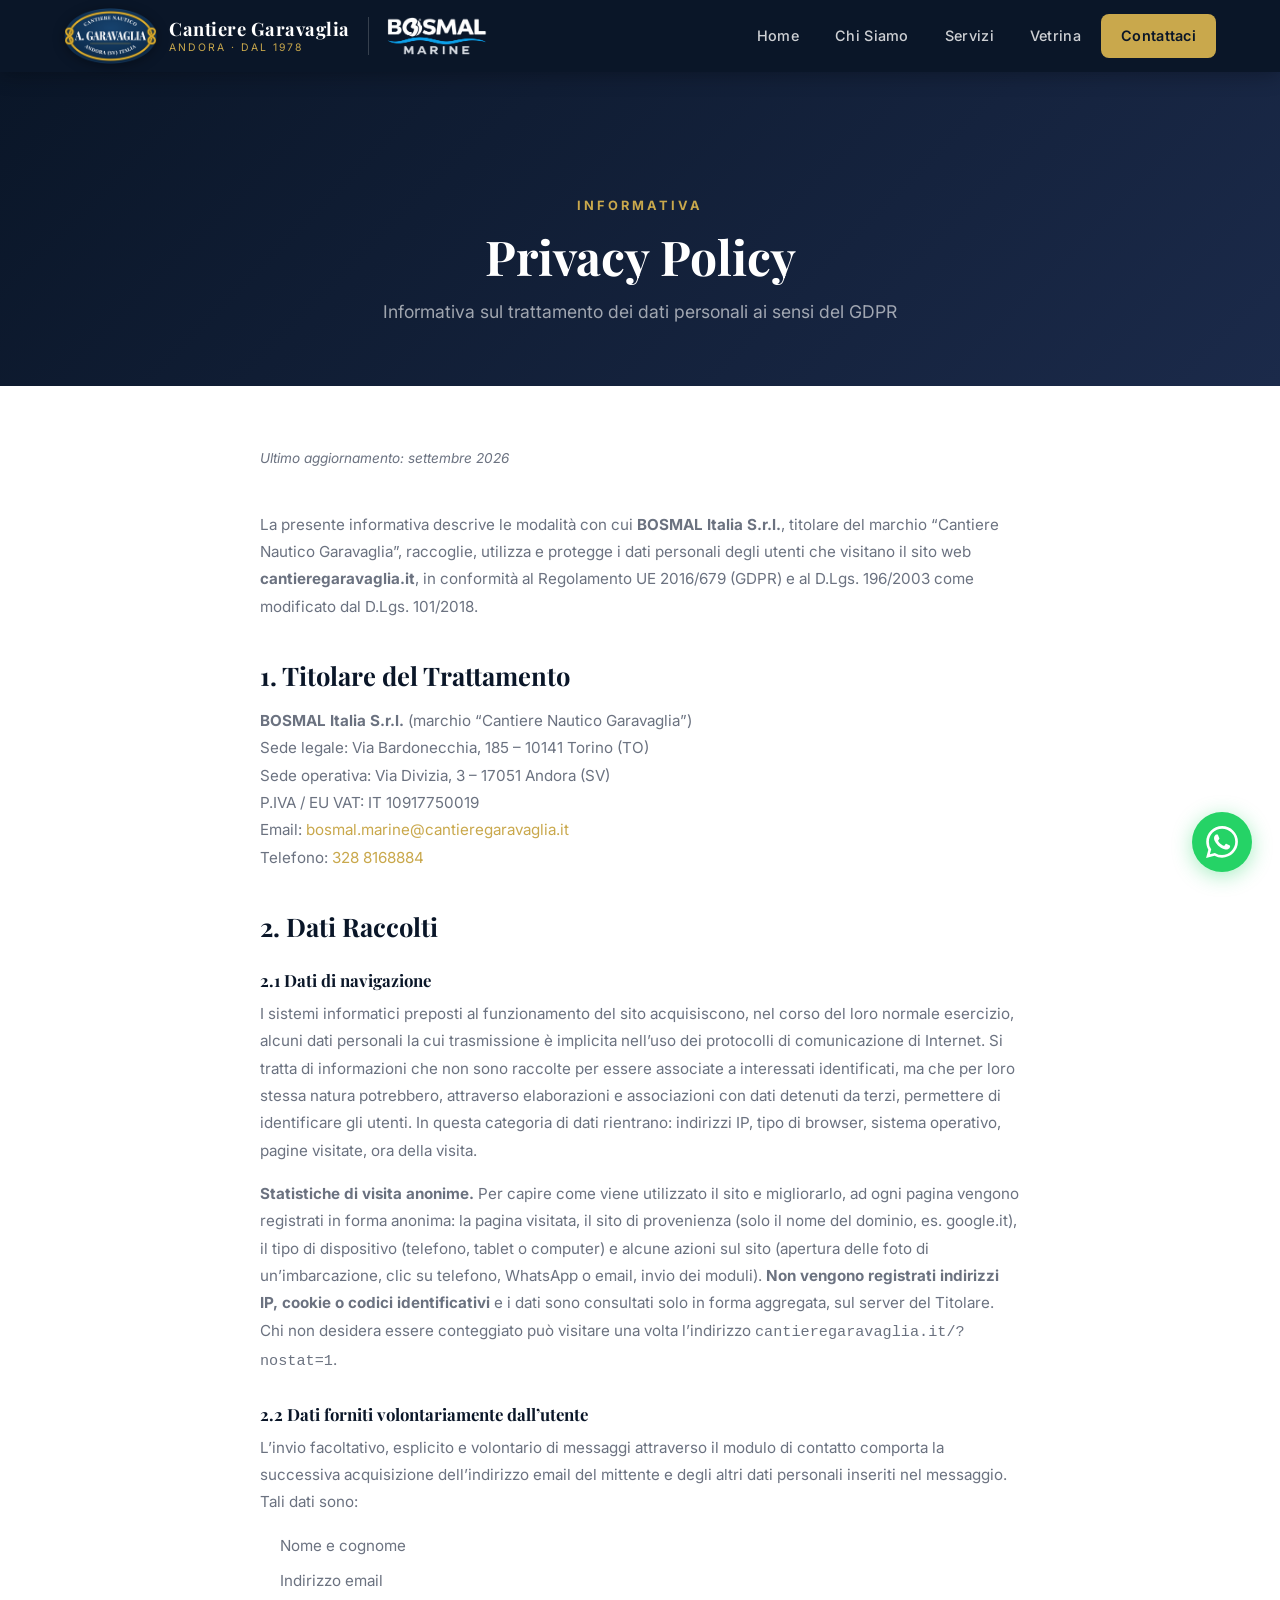
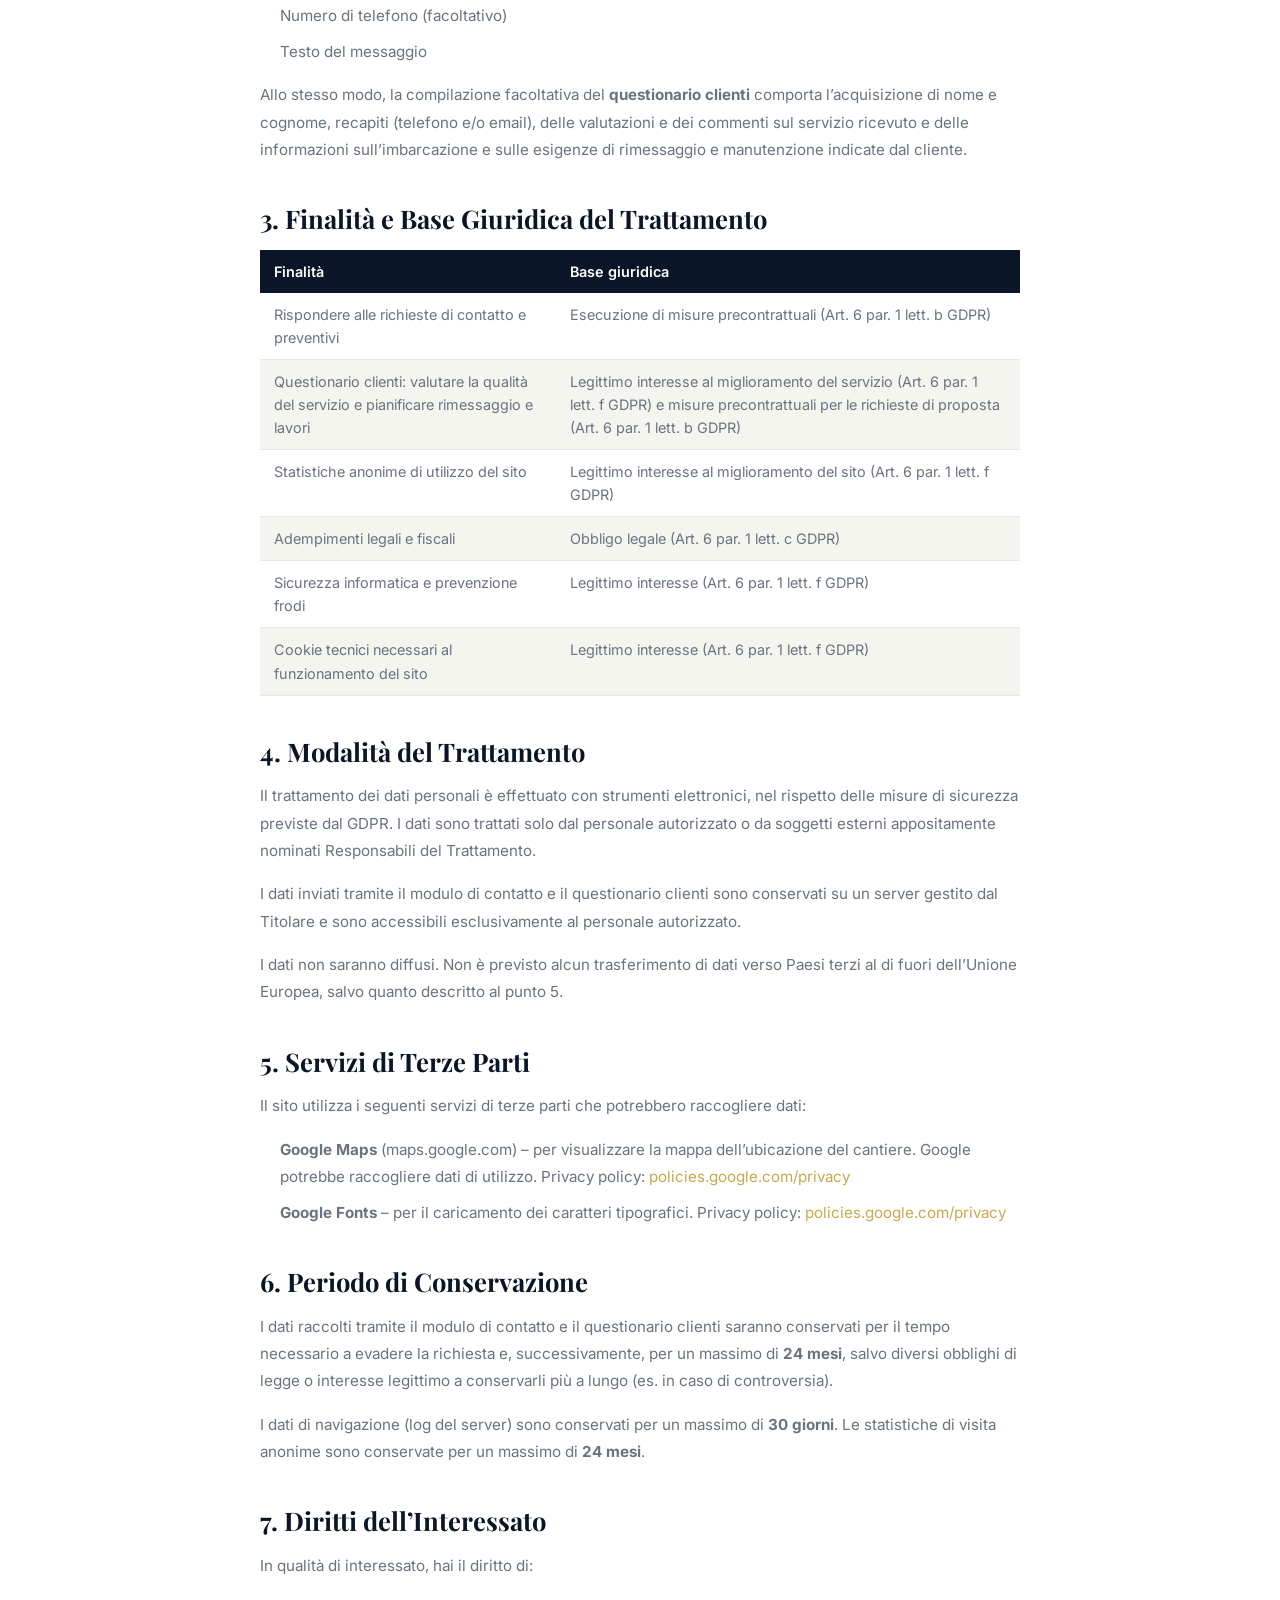
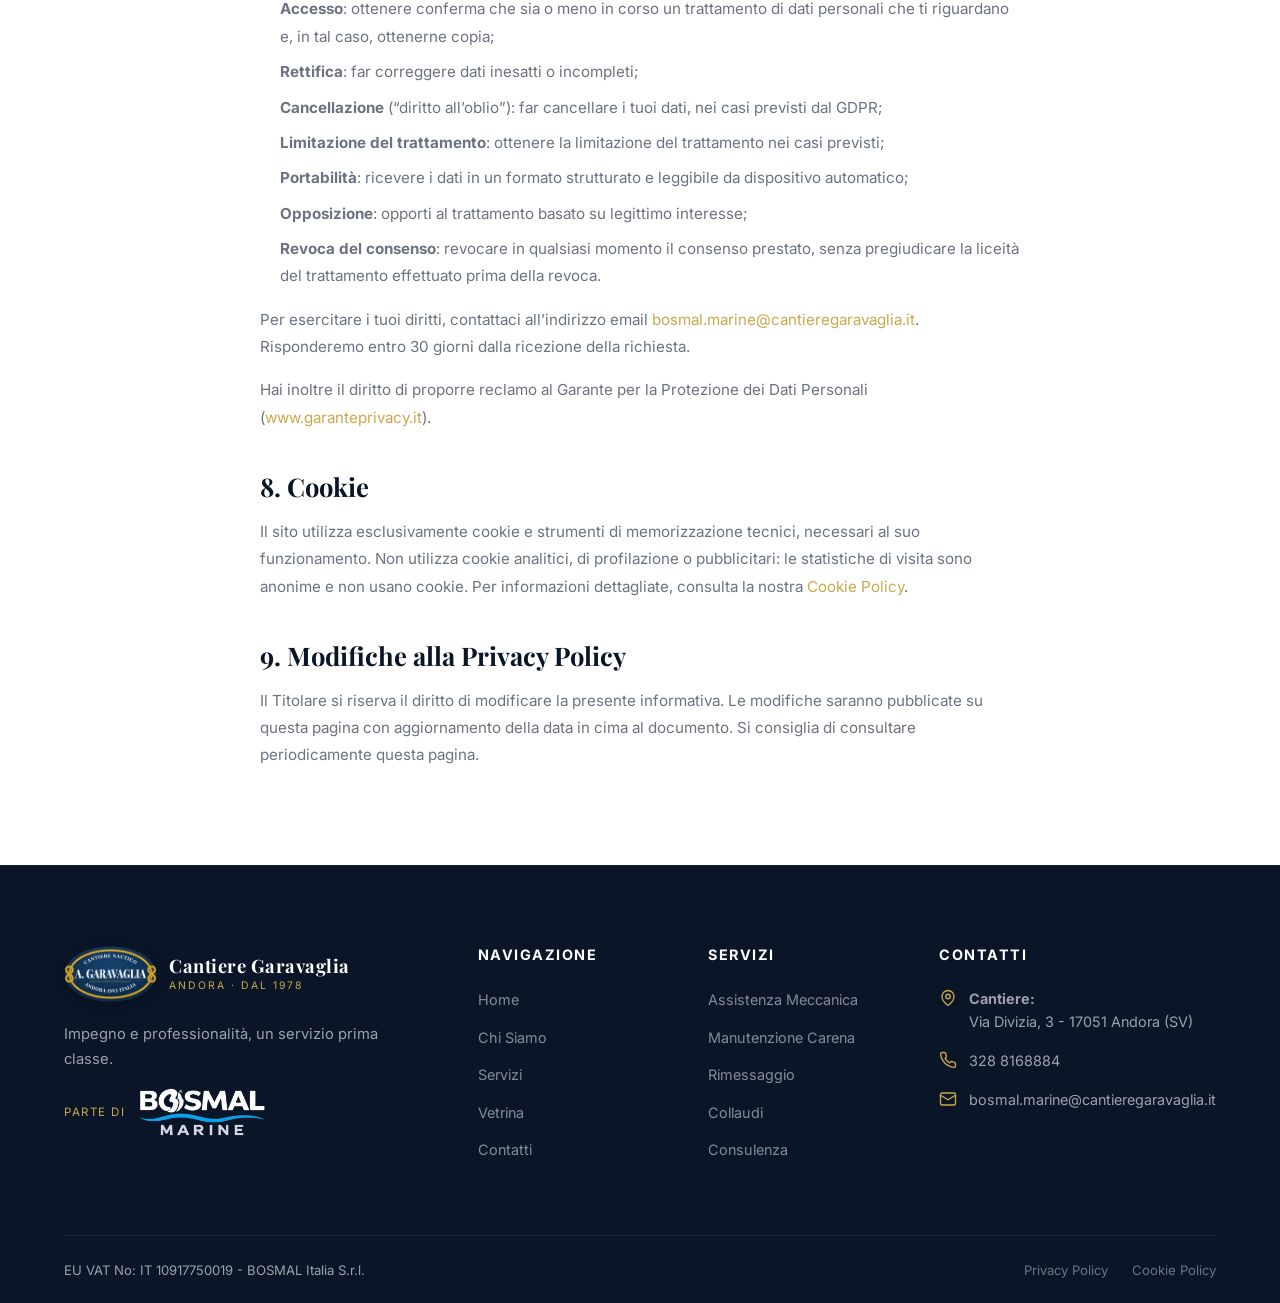
<file: privacy.html>
<!DOCTYPE html>
<html lang="it">
<head>
  <meta charset="UTF-8">
  <meta name="viewport" content="width=device-width, initial-scale=1.0">
  <link rel="icon" href="favicon.ico" sizes="any">
  <link rel="icon" type="image/png" sizes="32x32" href="favicon-32.png">
  <link rel="apple-touch-icon" href="apple-touch-icon.png">
  <link rel="canonical" href="https://cantieregaravaglia.it/privacy.html">
  <title>Privacy Policy | Cantiere Nautico Garavaglia - Andora (SV)</title>
  <meta name="description" content="Informativa sulla privacy del Cantiere Nautico Garavaglia ai sensi del GDPR - Regolamento UE 2016/679.">
  <link rel="preconnect" href="https://fonts.googleapis.com">
  <link rel="preconnect" href="https://fonts.gstatic.com" crossorigin>
  <link href="https://fonts.googleapis.com/css2?family=Inter:wght@400;500;600;700&family=Playfair+Display:wght@600;700&display=swap" rel="stylesheet">
  <link rel="stylesheet" href="css/styles.css?v=8">
  <style>
    .legal-content { max-width: 800px; margin: 0 auto; padding: 60px 20px 80px; }
    .legal-content h2 { font-family: 'Playfair Display', Georgia, serif; font-size: 1.6rem; color: var(--navy); margin: 40px 0 16px; }
    .legal-content h3 { font-size: 1.05rem; font-weight: 700; color: var(--navy); margin: 28px 0 10px; }
    .legal-content p { color: var(--text-light); line-height: 1.8; margin-bottom: 16px; font-size: 0.95rem; }
    .legal-content ul { color: var(--text-light); line-height: 1.8; margin: 0 0 16px 20px; font-size: 0.95rem; }
    .legal-content ul li { margin-bottom: 8px; }
    .legal-content a { color: var(--gold); }
    .legal-content .update-date { font-size: 0.85rem; color: var(--text-light); font-style: italic; margin-bottom: 40px; }
    .legal-content table { width: 100%; border-collapse: collapse; margin-bottom: 24px; font-size: 0.9rem; }
    .legal-content table th { background: var(--navy); color: white; padding: 10px 14px; text-align: left; font-weight: 600; }
    .legal-content table td { padding: 10px 14px; border-bottom: 1px solid var(--border); color: var(--text-light); vertical-align: top; }
    .legal-content table tr:nth-child(even) td { background: var(--off-white); }
  </style>
</head>
<body>

  <!-- HEADER -->
  <header class="header">
    <div class="container">
      <a href="index.html" class="logo"><img class="logo-mark" src="images/brands/garavaglia.png" srcset="images/brands/garavaglia@2x.png 2x" alt="Cantiere Nautico A. Garavaglia" width="100" height="60"><div class="logo-text">Cantiere Garavaglia<span>Andora &middot; dal 1978</span></div><img class="logo-partner" src="images/brands/bosmal-marine-bianco.png" alt="Bosmal Marine" width="120" height="45"></a>
      <nav class="nav-menu">
        <a href="index.html">Home</a>
        <a href="azienda.html">Chi Siamo</a>
        <a href="servizi.html">Servizi</a>
        <a href="vetrina.html">Vetrina</a>
        <a href="contatti.html" class="nav-cta">Contattaci</a>
      </nav>
      <button class="hamburger" aria-label="Menu"><span></span><span></span><span></span></button>
    </div>
  </header>

  <!-- PAGE BANNER -->
  <section class="page-banner">
    <div class="container">
      <span class="section-label">Informativa</span>
      <h1>Privacy Policy</h1>
      <p>Informativa sul trattamento dei dati personali ai sensi del GDPR</p>
    </div>
  </section>

  <main class="legal-content">
    <p class="update-date">Ultimo aggiornamento: settembre 2026</p>

    <p>La presente informativa descrive le modalit&agrave; con cui <strong>BOSMAL Italia S.r.l.</strong>, titolare del marchio &ldquo;Cantiere Nautico Garavaglia&rdquo;, raccoglie, utilizza e protegge i dati personali degli utenti che visitano il sito web <strong>cantieregaravaglia.it</strong>, in conformit&agrave; al Regolamento UE 2016/679 (GDPR) e al D.Lgs. 196/2003 come modificato dal D.Lgs. 101/2018.</p>

    <h2>1. Titolare del Trattamento</h2>
    <p>
      <strong>BOSMAL Italia S.r.l.</strong> (marchio &ldquo;Cantiere Nautico Garavaglia&rdquo;)<br>
      Sede legale: Via Bardonecchia, 185 &ndash; 10141 Torino (TO)<br>
      Sede operativa: Via Divizia, 3 &ndash; 17051 Andora (SV)<br>
      P.IVA / EU VAT: IT 10917750019<br>
      Email: <a href="mailto:bosmal.marine@cantieregaravaglia.it">bosmal.marine@cantieregaravaglia.it</a><br>
      Telefono: <a href="tel:+393288168884">328 8168884</a>
    </p>

    <h2>2. Dati Raccolti</h2>
    <h3>2.1 Dati di navigazione</h3>
    <p>I sistemi informatici preposti al funzionamento del sito acquisiscono, nel corso del loro normale esercizio, alcuni dati personali la cui trasmissione &egrave; implicita nell&rsquo;uso dei protocolli di comunicazione di Internet. Si tratta di informazioni che non sono raccolte per essere associate a interessati identificati, ma che per loro stessa natura potrebbero, attraverso elaborazioni e associazioni con dati detenuti da terzi, permettere di identificare gli utenti. In questa categoria di dati rientrano: indirizzi IP, tipo di browser, sistema operativo, pagine visitate, ora della visita.</p>
    <p><strong>Statistiche di visita anonime.</strong> Per capire come viene utilizzato il sito e migliorarlo, ad ogni pagina vengono registrati in forma anonima: la pagina visitata, il sito di provenienza (solo il nome del dominio, es. google.it), il tipo di dispositivo (telefono, tablet o computer) e alcune azioni sul sito (apertura delle foto di un&rsquo;imbarcazione, clic su telefono, WhatsApp o email, invio dei moduli). <strong>Non vengono registrati indirizzi IP, cookie o codici identificativi</strong> e i dati sono consultati solo in forma aggregata, sul server del Titolare. Chi non desidera essere conteggiato pu&ograve; visitare una volta l&rsquo;indirizzo <code>cantieregaravaglia.it/?nostat=1</code>.</p>

    <h3>2.2 Dati forniti volontariamente dall&rsquo;utente</h3>
    <p>L&rsquo;invio facoltativo, esplicito e volontario di messaggi attraverso il modulo di contatto comporta la successiva acquisizione dell&rsquo;indirizzo email del mittente e degli altri dati personali inseriti nel messaggio. Tali dati sono:</p>
    <ul>
      <li>Nome e cognome</li>
      <li>Indirizzo email</li>
      <li>Numero di telefono (facoltativo)</li>
      <li>Testo del messaggio</li>
    </ul>
    <p>Allo stesso modo, la compilazione facoltativa del <strong>questionario clienti</strong> comporta l&rsquo;acquisizione di nome e cognome, recapiti (telefono e/o email), delle valutazioni e dei commenti sul servizio ricevuto e delle informazioni sull&rsquo;imbarcazione e sulle esigenze di rimessaggio e manutenzione indicate dal cliente.</p>

    <h2>3. Finalit&agrave; e Base Giuridica del Trattamento</h2>
    <table>
      <thead>
        <tr><th>Finalit&agrave;</th><th>Base giuridica</th></tr>
      </thead>
      <tbody>
        <tr><td>Rispondere alle richieste di contatto e preventivi</td><td>Esecuzione di misure precontrattuali (Art. 6 par. 1 lett. b GDPR)</td></tr>
        <tr><td>Questionario clienti: valutare la qualit&agrave; del servizio e pianificare rimessaggio e lavori</td><td>Legittimo interesse al miglioramento del servizio (Art. 6 par. 1 lett. f GDPR) e misure precontrattuali per le richieste di proposta (Art. 6 par. 1 lett. b GDPR)</td></tr>
        <tr><td>Statistiche anonime di utilizzo del sito</td><td>Legittimo interesse al miglioramento del sito (Art. 6 par. 1 lett. f GDPR)</td></tr>
        <tr><td>Adempimenti legali e fiscali</td><td>Obbligo legale (Art. 6 par. 1 lett. c GDPR)</td></tr>
        <tr><td>Sicurezza informatica e prevenzione frodi</td><td>Legittimo interesse (Art. 6 par. 1 lett. f GDPR)</td></tr>
        <tr><td>Cookie tecnici necessari al funzionamento del sito</td><td>Legittimo interesse (Art. 6 par. 1 lett. f GDPR)</td></tr>
      </tbody>
    </table>

    <h2>4. Modalit&agrave; del Trattamento</h2>
    <p>Il trattamento dei dati personali &egrave; effettuato con strumenti elettronici, nel rispetto delle misure di sicurezza previste dal GDPR. I dati sono trattati solo dal personale autorizzato o da soggetti esterni appositamente nominati Responsabili del Trattamento.</p>
    <p>I dati inviati tramite il modulo di contatto e il questionario clienti sono conservati su un server gestito dal Titolare e sono accessibili esclusivamente al personale autorizzato.</p>
    <p>I dati non saranno diffusi. Non &egrave; previsto alcun trasferimento di dati verso Paesi terzi al di fuori dell&rsquo;Unione Europea, salvo quanto descritto al punto 5.</p>

    <h2>5. Servizi di Terze Parti</h2>
    <p>Il sito utilizza i seguenti servizi di terze parti che potrebbero raccogliere dati:</p>
    <ul>
      <li><strong>Google Maps</strong> (maps.google.com) &ndash; per visualizzare la mappa dell&rsquo;ubicazione del cantiere. Google potrebbe raccogliere dati di utilizzo. Privacy policy: <a href="https://policies.google.com/privacy" target="_blank" rel="noopener">policies.google.com/privacy</a></li>
      <li><strong>Google Fonts</strong> &ndash; per il caricamento dei caratteri tipografici. Privacy policy: <a href="https://policies.google.com/privacy" target="_blank" rel="noopener">policies.google.com/privacy</a></li>
    </ul>

    <h2>6. Periodo di Conservazione</h2>
    <p>I dati raccolti tramite il modulo di contatto e il questionario clienti saranno conservati per il tempo necessario a evadere la richiesta e, successivamente, per un massimo di <strong>24 mesi</strong>, salvo diversi obblighi di legge o interesse legittimo a conservarli pi&ugrave; a lungo (es. in caso di controversia).</p>
    <p>I dati di navigazione (log del server) sono conservati per un massimo di <strong>30 giorni</strong>. Le statistiche di visita anonime sono conservate per un massimo di <strong>24 mesi</strong>.</p>

    <h2>7. Diritti dell&rsquo;Interessato</h2>
    <p>In qualit&agrave; di interessato, hai il diritto di:</p>
    <ul>
      <li><strong>Accesso</strong>: ottenere conferma che sia o meno in corso un trattamento di dati personali che ti riguardano e, in tal caso, ottenerne copia;</li>
      <li><strong>Rettifica</strong>: far correggere dati inesatti o incompleti;</li>
      <li><strong>Cancellazione</strong> (&ldquo;diritto all&rsquo;oblio&rdquo;): far cancellare i tuoi dati, nei casi previsti dal GDPR;</li>
      <li><strong>Limitazione del trattamento</strong>: ottenere la limitazione del trattamento nei casi previsti;</li>
      <li><strong>Portabilit&agrave;</strong>: ricevere i dati in un formato strutturato e leggibile da dispositivo automatico;</li>
      <li><strong>Opposizione</strong>: opporti al trattamento basato su legittimo interesse;</li>
      <li><strong>Revoca del consenso</strong>: revocare in qualsiasi momento il consenso prestato, senza pregiudicare la liceit&agrave; del trattamento effettuato prima della revoca.</li>
    </ul>
    <p>Per esercitare i tuoi diritti, contattaci all&rsquo;indirizzo email <a href="mailto:bosmal.marine@cantieregaravaglia.it">bosmal.marine@cantieregaravaglia.it</a>. Risponderemo entro 30 giorni dalla ricezione della richiesta.</p>
    <p>Hai inoltre il diritto di proporre reclamo al Garante per la Protezione dei Dati Personali (<a href="https://www.garanteprivacy.it" target="_blank" rel="noopener">www.garanteprivacy.it</a>).</p>

    <h2>8. Cookie</h2>
    <p>Il sito utilizza esclusivamente cookie e strumenti di memorizzazione tecnici, necessari al suo funzionamento. Non utilizza cookie analitici, di profilazione o pubblicitari: le statistiche di visita sono anonime e non usano cookie. Per informazioni dettagliate, consulta la nostra <a href="cookie-policy.html">Cookie Policy</a>.</p>

    <h2>9. Modifiche alla Privacy Policy</h2>
    <p>Il Titolare si riserva il diritto di modificare la presente informativa. Le modifiche saranno pubblicate su questa pagina con aggiornamento della data in cima al documento. Si consiglia di consultare periodicamente questa pagina.</p>
  </main>

  <!-- FOOTER -->
  <footer class="footer">
    <div class="container">
      <div class="footer-grid">
        <div class="footer-brand"><a href="index.html" class="logo"><img class="logo-mark" src="images/brands/garavaglia.png" srcset="images/brands/garavaglia@2x.png 2x" alt="Cantiere Nautico A. Garavaglia" width="100" height="60"><div class="logo-text">Cantiere Garavaglia<span>Andora &middot; dal 1978</span></div></a><p>Impegno e professionalit&agrave;, un servizio prima classe.</p><div class="footer-partner"><span>Parte di</span><img src="images/brands/bosmal-marine-bianco.png" alt="Bosmal Marine" width="150" height="57" loading="lazy"></div></div>
        <div><h4>Navigazione</h4><ul class="footer-links"><li><a href="index.html">Home</a></li><li><a href="azienda.html">Chi Siamo</a></li><li><a href="servizi.html">Servizi</a></li><li><a href="vetrina.html">Vetrina</a></li><li><a href="contatti.html">Contatti</a></li></ul></div>
        <div><h4>Servizi</h4><ul class="footer-links"><li><a href="servizi.html#meccanica">Assistenza Meccanica</a></li><li><a href="servizi.html#carena">Manutenzione Carena</a></li><li><a href="servizi.html#rimessaggio">Rimessaggio</a></li><li><a href="servizi.html#collaudi">Collaudi</a></li><li><a href="servizi.html#consulenza">Consulenza</a></li></ul></div>
        <div><h4>Contatti</h4><div class="footer-contact-item"><span class="icon"><svg class="ico" viewBox="0 0 24 24" fill="none" stroke="currentColor" stroke-width="1.8" stroke-linecap="round" stroke-linejoin="round" aria-hidden="true"><path d="M20 10c0 6-8 12-8 12S4 16 4 10a8 8 0 0 1 16 0z"/><circle cx="12" cy="10" r="3"/></svg></span><div><strong>Cantiere:</strong><br>Via Divizia, 3 - 17051 Andora (SV)</div></div><div class="footer-contact-item"><span class="icon"><svg class="ico" viewBox="0 0 24 24" fill="none" stroke="currentColor" stroke-width="1.8" stroke-linecap="round" stroke-linejoin="round" aria-hidden="true"><path d="M22 16.9v3a2 2 0 0 1-2.2 2 19.8 19.8 0 0 1-8.6-3.1 19.5 19.5 0 0 1-6-6A19.8 19.8 0 0 1 2.1 4.2 2 2 0 0 1 4.1 2h3a2 2 0 0 1 2 1.7c.1 1 .4 1.9.7 2.8a2 2 0 0 1-.5 2.1L8.1 9.9a16 16 0 0 0 6 6l1.3-1.3a2 2 0 0 1 2.1-.4c.9.3 1.8.6 2.8.7a2 2 0 0 1 1.7 2z"/></svg></span><div><a href="tel:+393288168884">328 8168884</a></div></div><div class="footer-contact-item"><span class="icon"><svg class="ico" viewBox="0 0 24 24" fill="none" stroke="currentColor" stroke-width="1.8" stroke-linecap="round" stroke-linejoin="round" aria-hidden="true"><rect x="2" y="4" width="20" height="16" rx="2"/><path d="m22 7-10 6L2 7"/></svg></span><div><a href="mailto:bosmal.marine@cantieregaravaglia.it">bosmal.marine@cantieregaravaglia.it</a></div></div></div>
      </div>
      <div class="footer-bottom"><span>EU VAT No: IT 10917750019 - BOSMAL Italia S.r.l.</span><div class="footer-legal"><a href="privacy.html">Privacy Policy</a><a href="cookie-policy.html">Cookie Policy</a></div></div>
    </div>
  </footer>

  <a href="https://wa.me/393288168884?text=Salve,%20vorrei%20informazioni" class="whatsapp-float" target="_blank" rel="noopener" aria-label="WhatsApp"><svg viewBox="0 0 24 24"><path d="M17.472 14.382c-.297-.149-1.758-.867-2.03-.967-.273-.099-.471-.148-.67.15-.197.297-.767.966-.94 1.164-.173.199-.347.223-.644.075-.297-.15-1.255-.463-2.39-1.475-.883-.788-1.48-1.761-1.653-2.059-.173-.297-.018-.458.13-.606.134-.133.298-.347.446-.52.149-.174.198-.298.298-.497.099-.198.05-.371-.025-.52-.075-.149-.669-1.612-.916-2.207-.242-.579-.487-.5-.669-.51-.173-.008-.371-.01-.57-.01-.198 0-.52.074-.792.372-.272.297-1.04 1.016-1.04 2.479 0 1.462 1.065 2.875 1.213 3.074.149.198 2.096 3.2 5.077 4.487.709.306 1.262.489 1.694.625.712.227 1.36.195 1.871.118.571-.085 1.758-.719 2.006-1.413.248-.694.248-1.289.173-1.413-.074-.124-.272-.198-.57-.347m-5.421 7.403h-.004a9.87 9.87 0 01-5.031-1.378l-.361-.214-3.741.982.998-3.648-.235-.374a9.86 9.86 0 01-1.51-5.26c.001-5.45 4.436-9.884 9.888-9.884 2.64 0 5.122 1.03 6.988 2.898a9.825 9.825 0 012.893 6.994c-.003 5.45-4.437 9.884-9.885 9.884m8.413-18.297A11.815 11.815 0 0012.05 0C5.495 0 .16 5.335.157 11.892c0 2.096.547 4.142 1.588 5.945L.057 24l6.305-1.654a11.882 11.882 0 005.683 1.448h.005c6.554 0 11.89-5.335 11.893-11.893a11.821 11.821 0 00-3.48-8.413z"/></svg></a>
  <button class="scroll-top" aria-label="Torna in cima">&#8593;</button>

  <script src="js/config.js?v=2"></script>
  <script src="js/statistiche.js?v=1" defer></script>
  <script src="js/site-data.js?v=2"></script>
  <script src="js/main.js" defer></script>
</body>
</html>
</file>
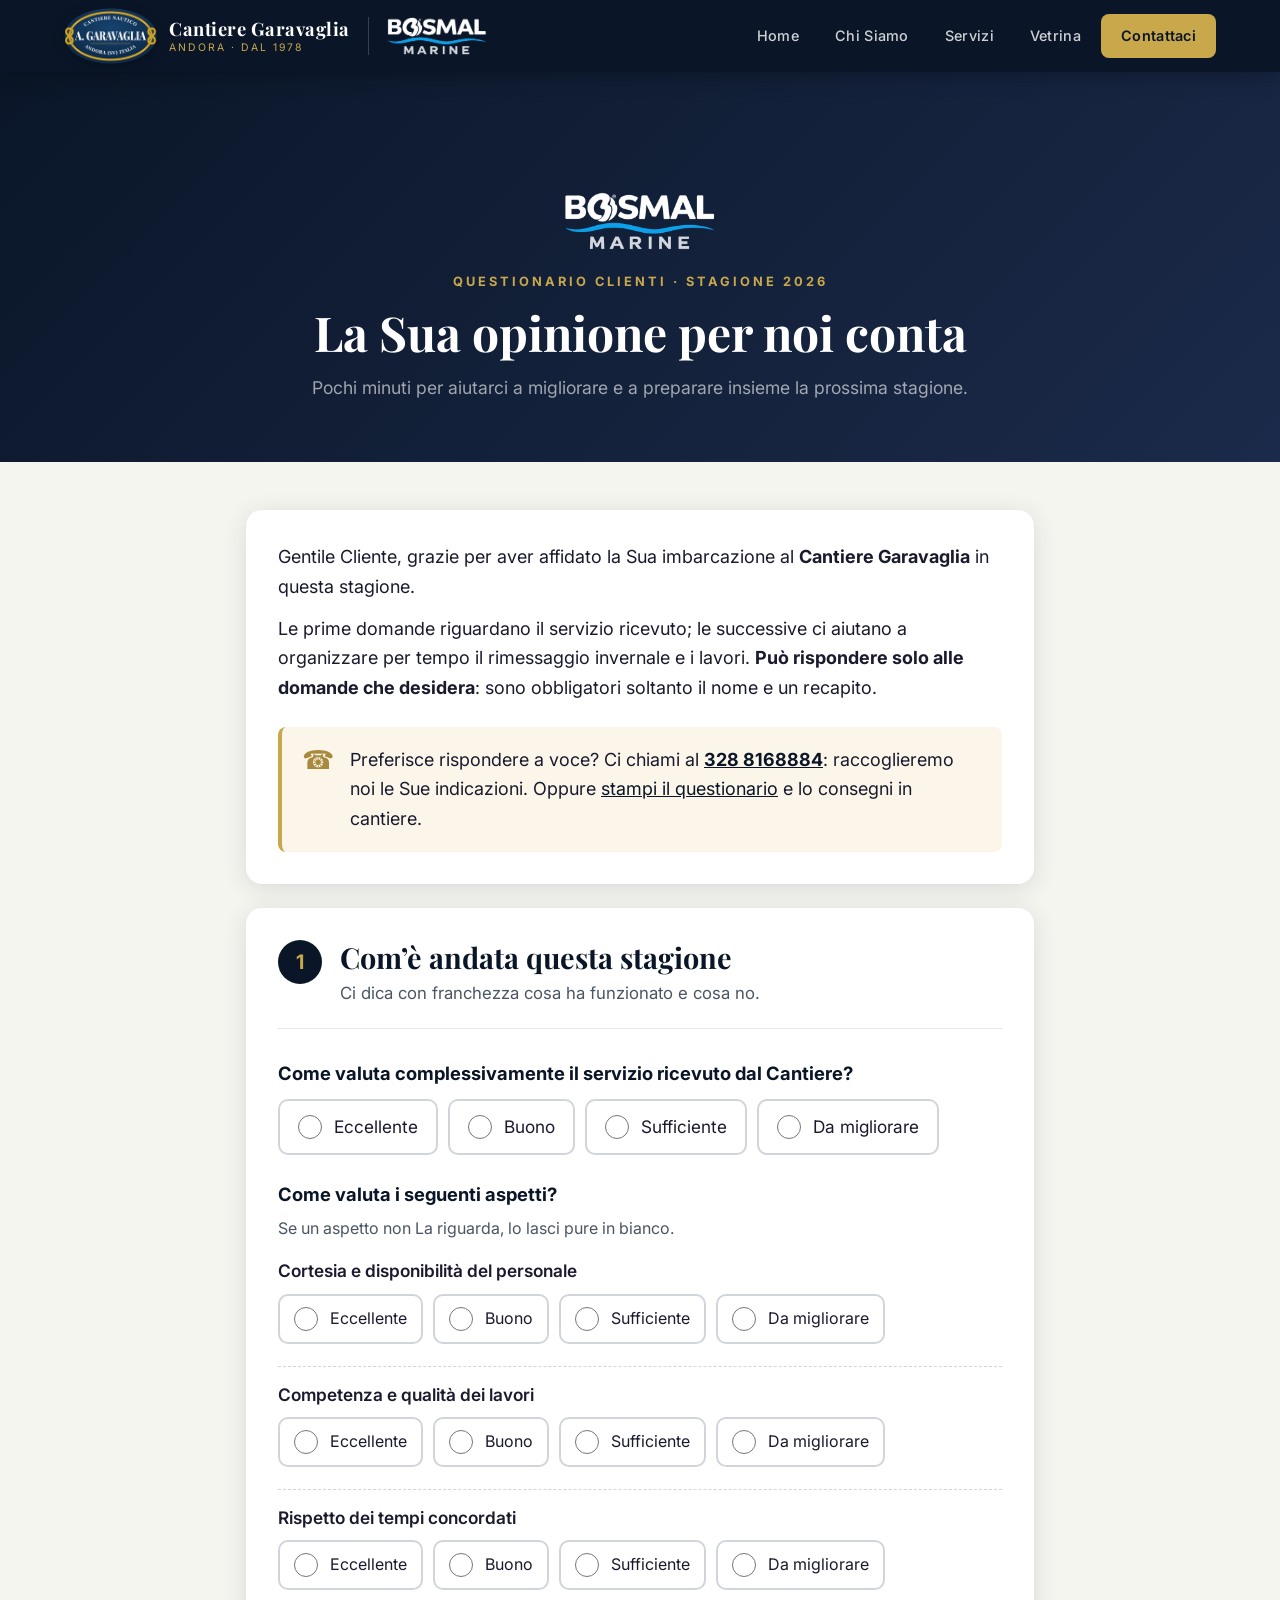
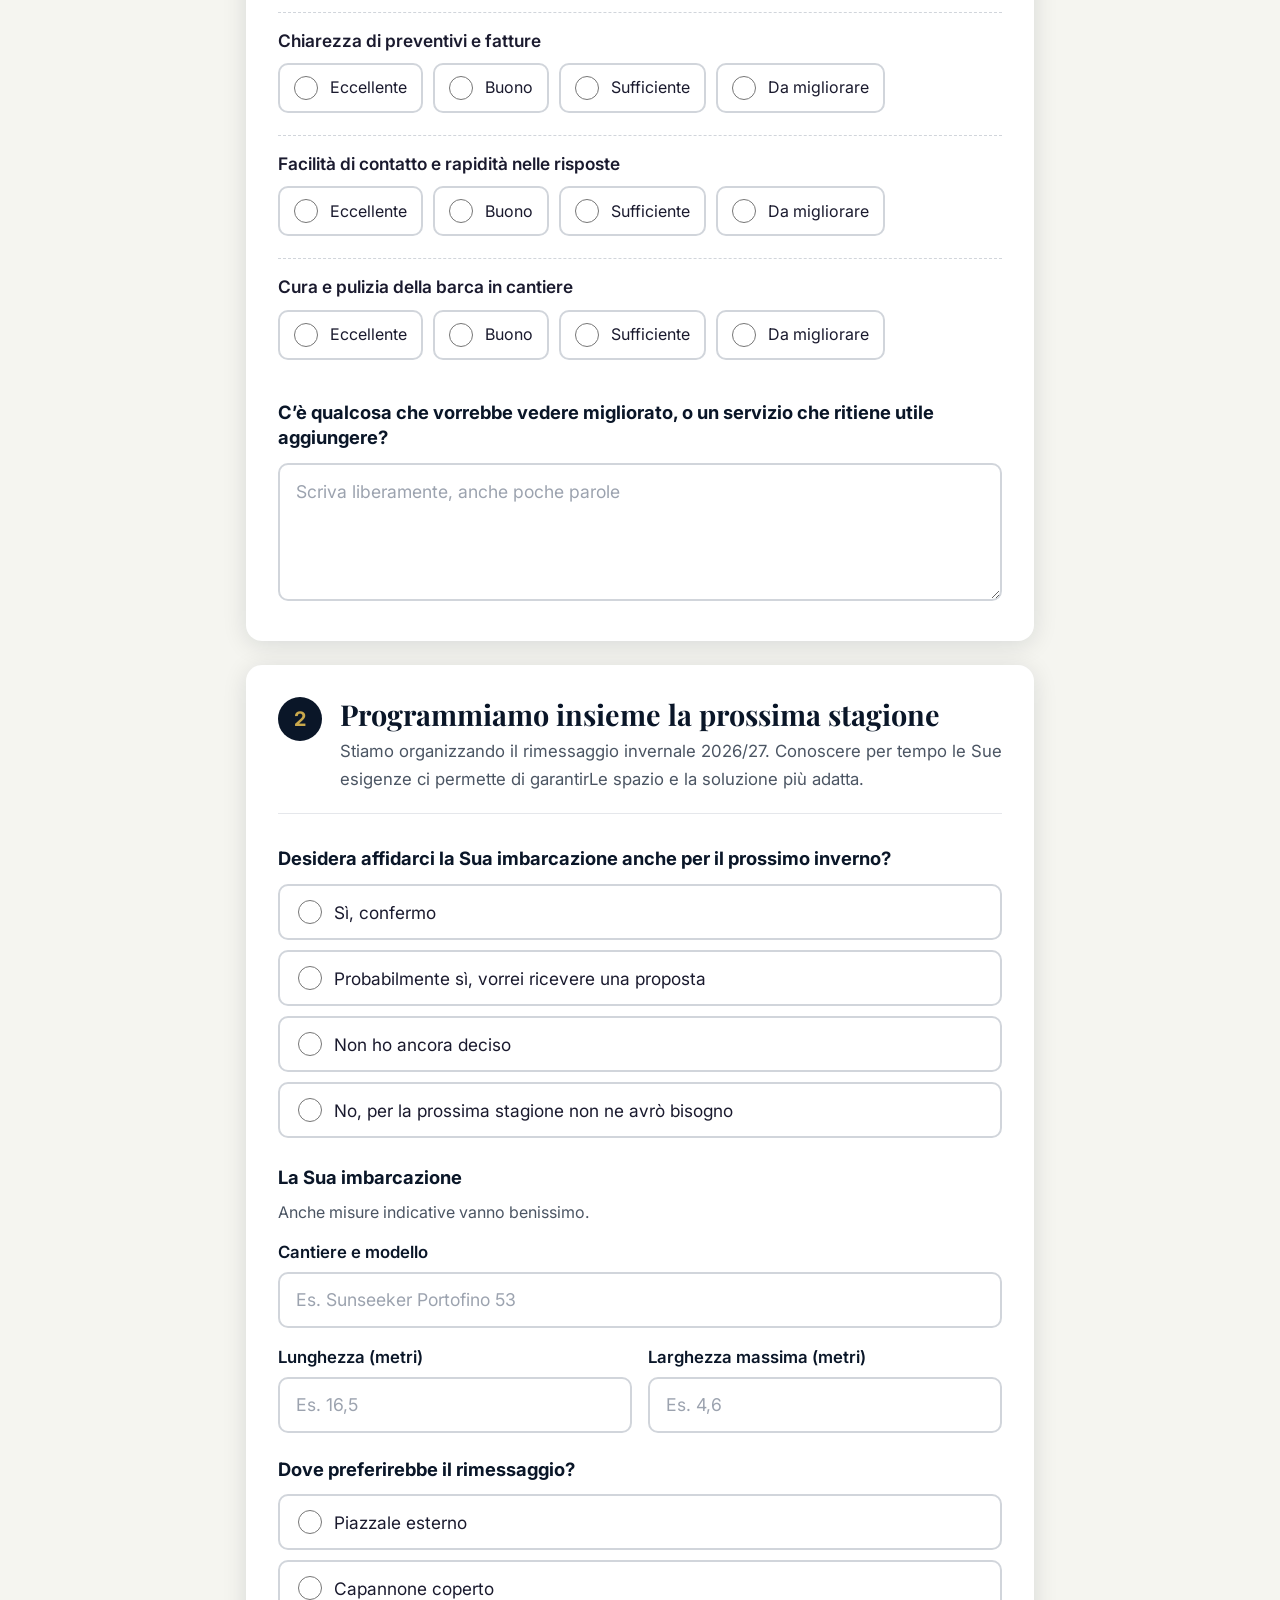
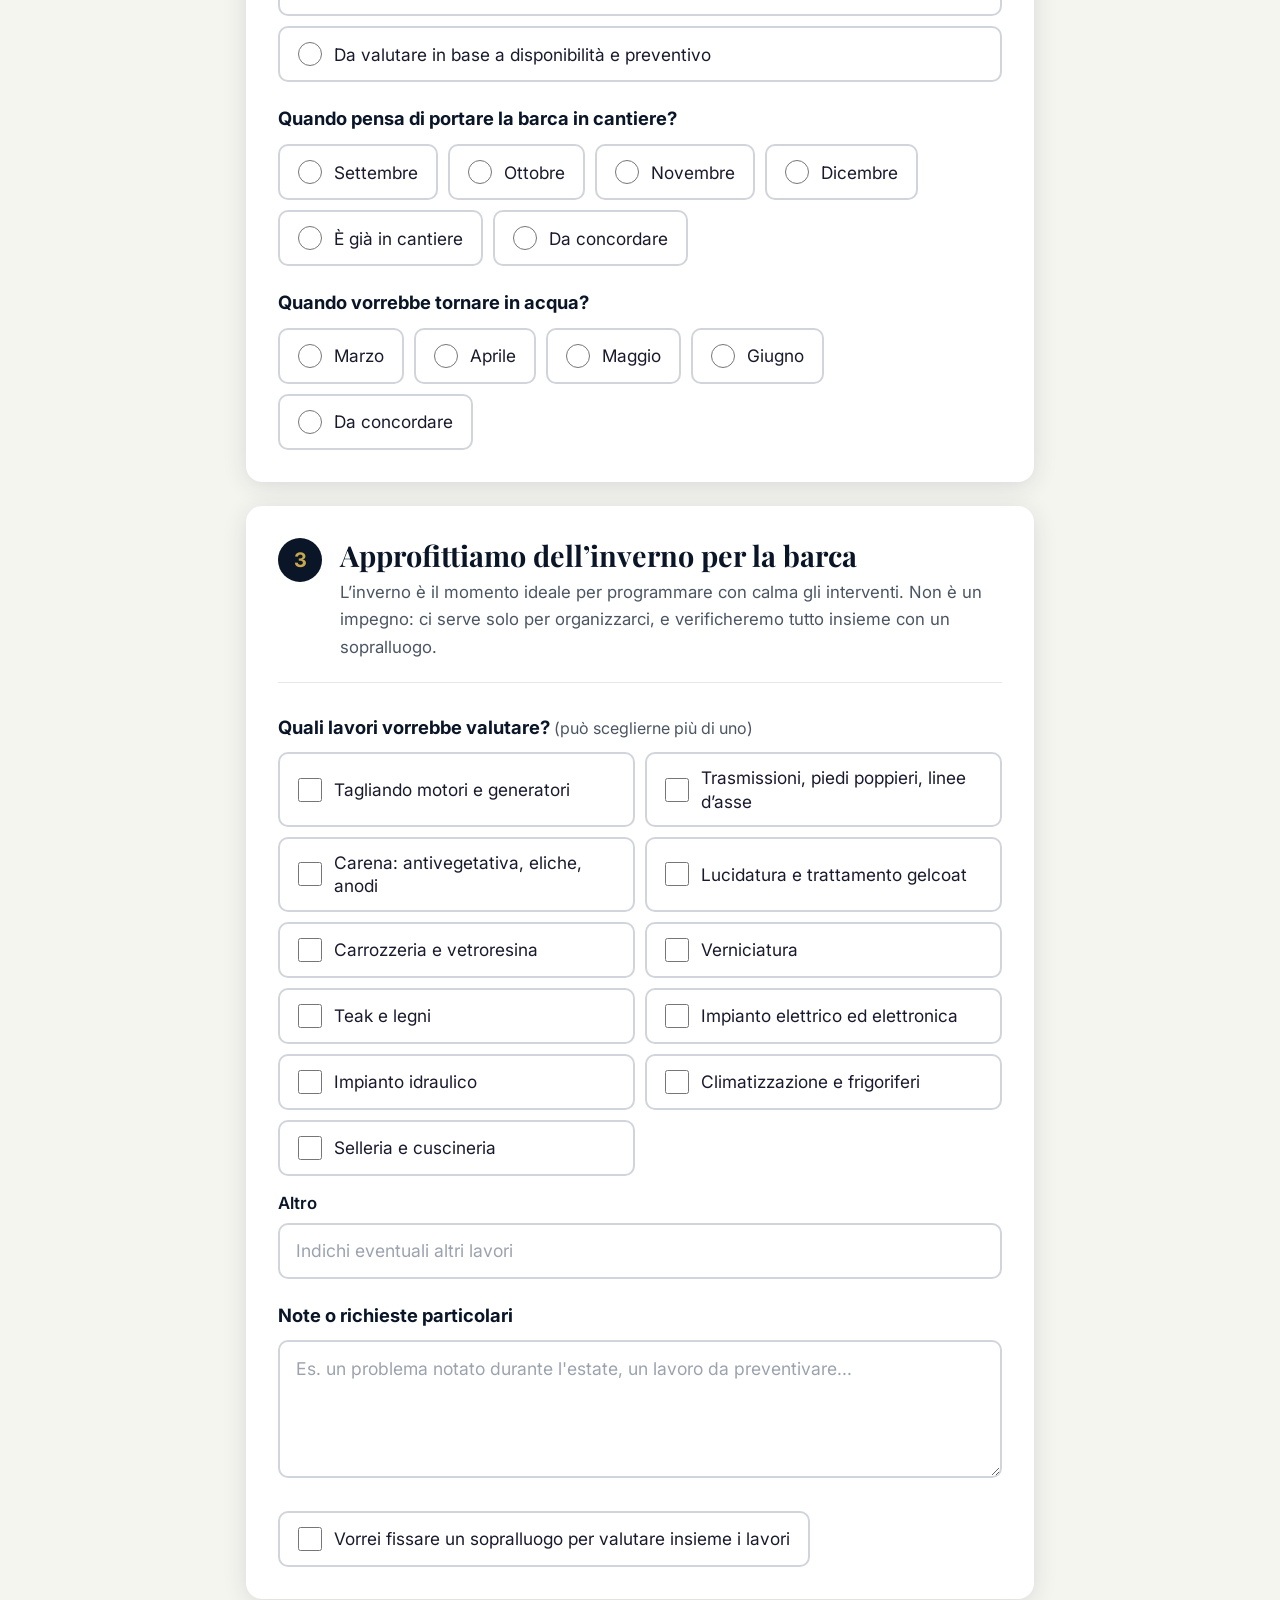
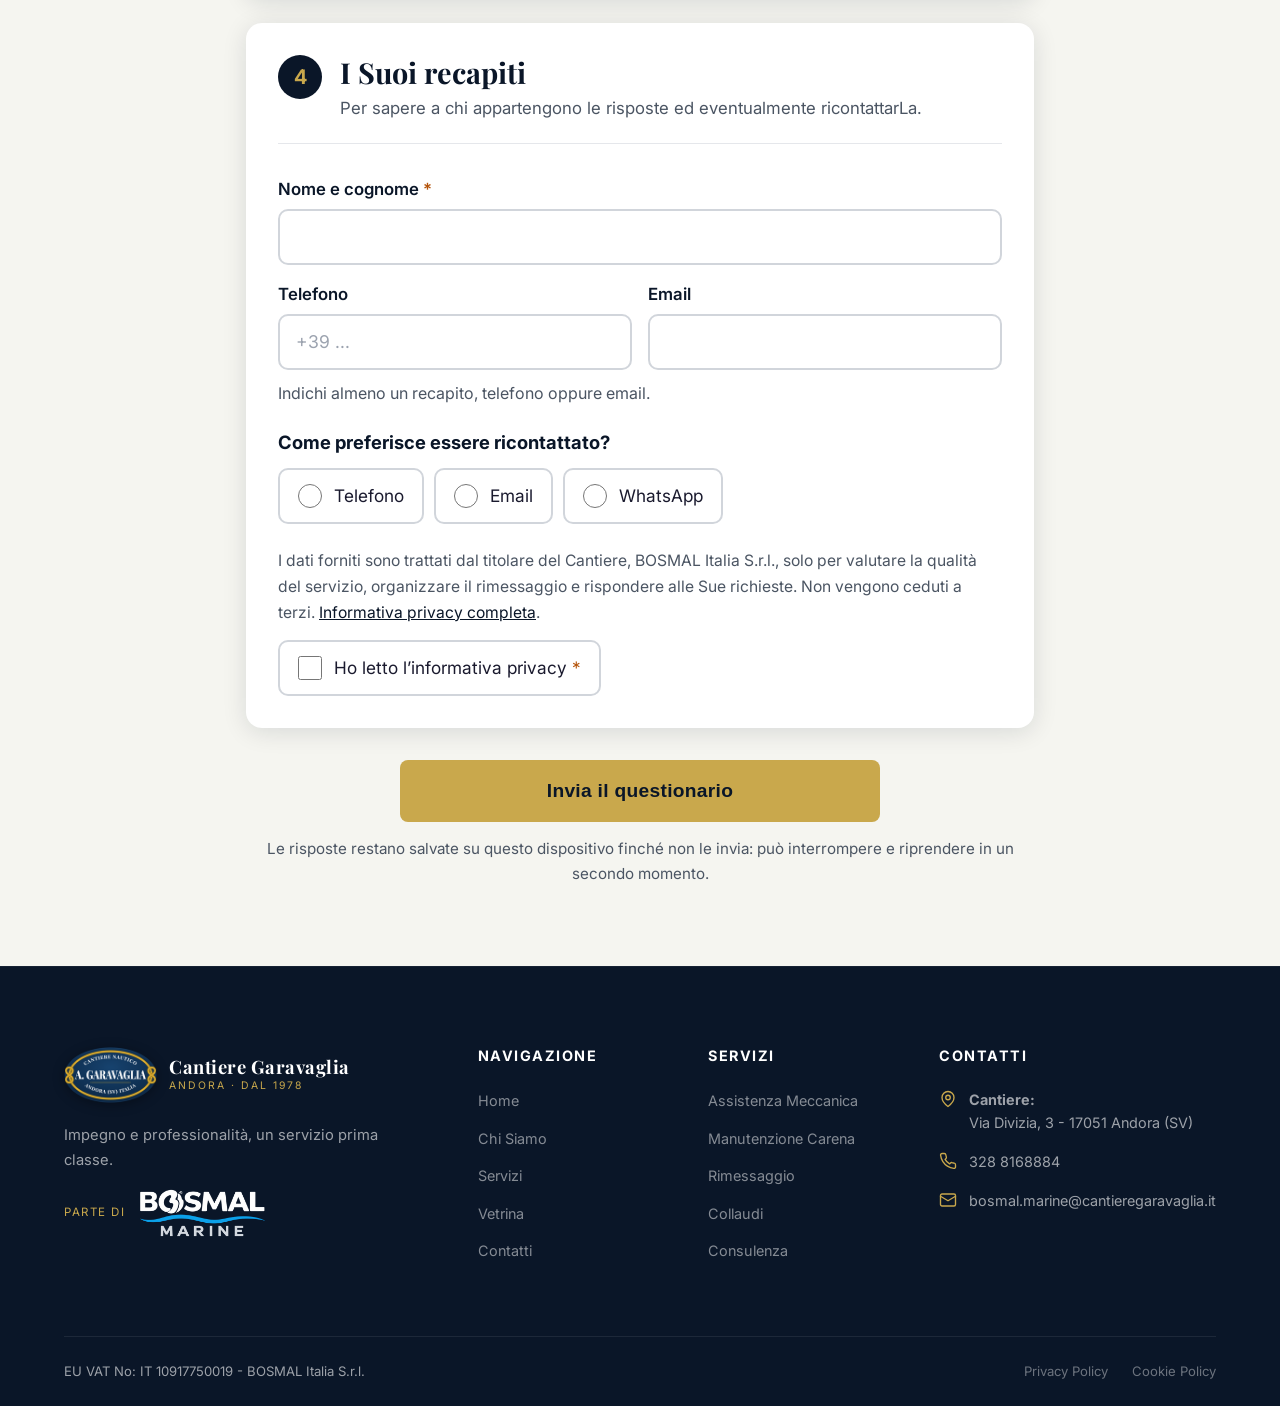
<file: questionario.html>
<!DOCTYPE html>
<html lang="it">
<head>
  <meta charset="UTF-8">
  <meta name="viewport" content="width=device-width, initial-scale=1.0">
  <link rel="icon" href="favicon.ico" sizes="any">
  <link rel="icon" type="image/png" sizes="32x32" href="favicon-32.png">
  <link rel="apple-touch-icon" href="apple-touch-icon.png">
  <!-- Pagina riservata ai clienti (link inviato via email): fuori da menu, sitemap e Google -->
  <meta name="robots" content="noindex, nofollow">
  <title>Questionario clienti | Cantiere Nautico Garavaglia - Andora (SV)</title>
  <meta name="description" content="Questionario riservato ai clienti del Cantiere Nautico Garavaglia: la Sua opinione sulla stagione e le esigenze per il rimessaggio invernale.">
  <link rel="preconnect" href="https://fonts.googleapis.com">
  <link rel="preconnect" href="https://fonts.gstatic.com" crossorigin>
  <link href="https://fonts.googleapis.com/css2?family=Inter:wght@400;500;600;700&family=Playfair+Display:wght@600;700&display=swap" rel="stylesheet">
  <link rel="stylesheet" href="css/styles.css?v=8">
  <link rel="stylesheet" href="css/questionario.css?v=4">
</head>
<body>

  <!-- HEADER -->
  <header class="header">
    <div class="container">
      <a href="index.html" class="logo"><img class="logo-mark" src="images/brands/garavaglia.png" srcset="images/brands/garavaglia@2x.png 2x" alt="Cantiere Nautico A. Garavaglia" width="100" height="60"><div class="logo-text">Cantiere Garavaglia<span>Andora &middot; dal 1978</span></div><img class="logo-partner" src="images/brands/bosmal-marine-bianco.png" alt="Bosmal Marine" width="120" height="45"></a>
      <nav class="nav-menu">
        <a href="index.html">Home</a>
        <a href="azienda.html">Chi Siamo</a>
        <a href="servizi.html">Servizi</a>
        <a href="vetrina.html">Vetrina</a>
        <a href="contatti.html" class="nav-cta">Contattaci</a>
      </nav>
      <button class="hamburger" aria-label="Menu"><span></span><span></span><span></span></button>
    </div>
  </header>

  <!-- PAGE BANNER -->
  <section class="page-banner">
    <div class="container">
      <img class="banner-partner" src="images/brands/bosmal-marine-bianco.png" alt="Bosmal Marine" width="170" height="64">
      <span class="section-label">Questionario clienti &middot; Stagione 2026</span>
      <h1>La Sua opinione per noi conta</h1>
      <p>Pochi minuti per aiutarci a migliorare e a preparare insieme la prossima stagione.</p>
    </div>
  </section>

  <main class="survey">
    <div class="survey-container">

      <!-- Solo su carta: intestazione con i due marchi -->
      <div class="print-only print-head">
        <div class="print-brand"><img class="print-mark" src="images/brands/garavaglia@2x.png" alt="Cantiere Nautico A. Garavaglia" width="100" height="60"><div><strong>Cantiere Garavaglia</strong><small>Andora &middot; dal 1978</small></div></div>
        <img src="images/brands/bosmal-marine.png" alt="Bosmal Marine" width="160" height="61">
      </div>
      <h1 class="print-only print-title">Questionario clienti &middot; Stagione 2026</h1>
      <p class="print-only print-intro">Grazie per aver affidato la Sua imbarcazione al Cantiere Garavaglia. Barri le caselle che corrispondono alla Sua risposta: pu&ograve; rispondere solo alle domande che desidera, sono obbligatori soltanto il nome e un recapito.</p>

      <!-- INTRO -->
      <div class="survey-intro">
        <p>Gentile Cliente, grazie per aver affidato la Sua imbarcazione al <strong>Cantiere Garavaglia</strong> in questa stagione.</p>
        <p>Le prime domande riguardano il servizio ricevuto; le successive ci aiutano a organizzare per tempo il rimessaggio invernale e i lavori. <strong>Può rispondere solo alle domande che desidera</strong>: sono obbligatori soltanto il nome e un recapito.</p>
        <div class="survey-help">
          <span class="survey-help-icon" aria-hidden="true">&#9742;</span>
          <p>Preferisce rispondere a voce? Ci chiami al <a href="tel:+393288168884"><strong>328 8168884</strong></a>: raccoglieremo noi le Sue indicazioni.
            <span class="no-print">Oppure <button type="button" class="link-btn" id="print-btn">stampi il questionario</button> e lo consegni in cantiere.</span></p>
        </div>
      </div>

      <form id="survey-form" novalidate>
        <!-- Honeypot anti-spam -->
        <input type="text" name="_gotcha" class="hp" tabindex="-1" autocomplete="off" aria-hidden="true">

        <!-- ============ 1. OPINIONE ============ -->
        <section class="survey-section" aria-labelledby="s1-title">
          <div class="survey-section-head">
            <span class="step">1</span>
            <div>
              <h2 id="s1-title">Com&rsquo;&egrave; andata questa stagione</h2>
              <p class="section-sub">Ci dica con franchezza cosa ha funzionato e cosa no.</p>
            </div>
          </div>

          <fieldset class="q">
            <legend>Come valuta complessivamente il servizio ricevuto dal Cantiere?</legend>
            <div class="choices">
              <label class="choice"><input type="radio" name="valutazione_generale" value="Eccellente"><span>Eccellente</span></label>
              <label class="choice"><input type="radio" name="valutazione_generale" value="Buono"><span>Buono</span></label>
              <label class="choice"><input type="radio" name="valutazione_generale" value="Sufficiente"><span>Sufficiente</span></label>
              <label class="choice"><input type="radio" name="valutazione_generale" value="Da migliorare"><span>Da migliorare</span></label>
            </div>
          </fieldset>

          <div class="q">
            <p class="q-title">Come valuta i seguenti aspetti?</p>
            <p class="q-hint">Se un aspetto non La riguarda, lo lasci pure in bianco.</p>

            <div class="rating-list">
              <fieldset class="rating" data-aspetto="Cortesia e disponibilità del personale">
                <legend>Cortesia e disponibilit&agrave; del personale</legend>
                <div class="choices choices-sm">
                  <label class="choice"><input type="radio" name="asp_cortesia" value="Eccellente"><span>Eccellente</span></label>
                  <label class="choice"><input type="radio" name="asp_cortesia" value="Buono"><span>Buono</span></label>
                  <label class="choice"><input type="radio" name="asp_cortesia" value="Sufficiente"><span>Sufficiente</span></label>
                  <label class="choice"><input type="radio" name="asp_cortesia" value="Da migliorare"><span>Da migliorare</span></label>
                </div>
              </fieldset>
              <fieldset class="rating" data-aspetto="Competenza e qualità dei lavori">
                <legend>Competenza e qualit&agrave; dei lavori</legend>
                <div class="choices choices-sm">
                  <label class="choice"><input type="radio" name="asp_qualita" value="Eccellente"><span>Eccellente</span></label>
                  <label class="choice"><input type="radio" name="asp_qualita" value="Buono"><span>Buono</span></label>
                  <label class="choice"><input type="radio" name="asp_qualita" value="Sufficiente"><span>Sufficiente</span></label>
                  <label class="choice"><input type="radio" name="asp_qualita" value="Da migliorare"><span>Da migliorare</span></label>
                </div>
              </fieldset>
              <fieldset class="rating" data-aspetto="Rispetto dei tempi concordati">
                <legend>Rispetto dei tempi concordati</legend>
                <div class="choices choices-sm">
                  <label class="choice"><input type="radio" name="asp_tempi" value="Eccellente"><span>Eccellente</span></label>
                  <label class="choice"><input type="radio" name="asp_tempi" value="Buono"><span>Buono</span></label>
                  <label class="choice"><input type="radio" name="asp_tempi" value="Sufficiente"><span>Sufficiente</span></label>
                  <label class="choice"><input type="radio" name="asp_tempi" value="Da migliorare"><span>Da migliorare</span></label>
                </div>
              </fieldset>
              <fieldset class="rating" data-aspetto="Chiarezza di preventivi e fatture">
                <legend>Chiarezza di preventivi e fatture</legend>
                <div class="choices choices-sm">
                  <label class="choice"><input type="radio" name="asp_preventivi" value="Eccellente"><span>Eccellente</span></label>
                  <label class="choice"><input type="radio" name="asp_preventivi" value="Buono"><span>Buono</span></label>
                  <label class="choice"><input type="radio" name="asp_preventivi" value="Sufficiente"><span>Sufficiente</span></label>
                  <label class="choice"><input type="radio" name="asp_preventivi" value="Da migliorare"><span>Da migliorare</span></label>
                </div>
              </fieldset>
              <fieldset class="rating" data-aspetto="Facilità di contatto e rapidità nelle risposte">
                <legend>Facilit&agrave; di contatto e rapidit&agrave; nelle risposte</legend>
                <div class="choices choices-sm">
                  <label class="choice"><input type="radio" name="asp_contatto" value="Eccellente"><span>Eccellente</span></label>
                  <label class="choice"><input type="radio" name="asp_contatto" value="Buono"><span>Buono</span></label>
                  <label class="choice"><input type="radio" name="asp_contatto" value="Sufficiente"><span>Sufficiente</span></label>
                  <label class="choice"><input type="radio" name="asp_contatto" value="Da migliorare"><span>Da migliorare</span></label>
                </div>
              </fieldset>
              <fieldset class="rating" data-aspetto="Cura e pulizia della barca in cantiere">
                <legend>Cura e pulizia della barca in cantiere</legend>
                <div class="choices choices-sm">
                  <label class="choice"><input type="radio" name="asp_cura" value="Eccellente"><span>Eccellente</span></label>
                  <label class="choice"><input type="radio" name="asp_cura" value="Buono"><span>Buono</span></label>
                  <label class="choice"><input type="radio" name="asp_cura" value="Sufficiente"><span>Sufficiente</span></label>
                  <label class="choice"><input type="radio" name="asp_cura" value="Da migliorare"><span>Da migliorare</span></label>
                </div>
              </fieldset>
            </div>
          </div>

          <div class="q">
            <label class="q-title" for="suggerimenti">C&rsquo;&egrave; qualcosa che vorrebbe vedere migliorato, o un servizio che ritiene utile aggiungere?</label>
            <textarea id="suggerimenti" name="suggerimenti" rows="4" placeholder="Scriva liberamente, anche poche parole"></textarea>
          </div>
        </section>

        <!-- ============ 2. PROSSIMA STAGIONE ============ -->
        <section class="survey-section" aria-labelledby="s2-title">
          <div class="survey-section-head">
            <span class="step">2</span>
            <div>
              <h2 id="s2-title">Programmiamo insieme la prossima stagione</h2>
              <p class="section-sub">Stiamo organizzando il rimessaggio invernale 2026/27. Conoscere per tempo le Sue esigenze ci permette di garantirLe spazio e la soluzione pi&ugrave; adatta.</p>
            </div>
          </div>

          <fieldset class="q">
            <legend>Desidera affidarci la Sua imbarcazione anche per il prossimo inverno?</legend>
            <div class="choices choices-col">
              <label class="choice"><input type="radio" name="intenzione" value="Sì, confermo"><span>S&igrave;, confermo</span></label>
              <label class="choice"><input type="radio" name="intenzione" value="Probabilmente sì, vorrei una proposta"><span>Probabilmente s&igrave;, vorrei ricevere una proposta</span></label>
              <label class="choice"><input type="radio" name="intenzione" value="Non ho ancora deciso"><span>Non ho ancora deciso</span></label>
              <label class="choice"><input type="radio" name="intenzione" value="No"><span>No, per la prossima stagione non ne avr&ograve; bisogno</span></label>
            </div>
          </fieldset>

          <div class="q" id="blocco-motivo" hidden>
            <label class="q-title" for="motivo_no">Se vuole, ci dica il motivo: ci aiuta a capire dove migliorare.</label>
            <textarea id="motivo_no" name="motivo_no" rows="3" placeholder="Facoltativo"></textarea>
          </div>

          <div id="blocco-rimessaggio">
            <div class="q">
              <p class="q-title">La Sua imbarcazione</p>
              <p class="q-hint">Anche misure indicative vanno benissimo.</p>
              <div class="field-grid">
                <div class="field field-wide">
                  <label for="barca_modello">Cantiere e modello</label>
                  <input type="text" id="barca_modello" name="barca_modello" placeholder="Es. Sunseeker Portofino 53">
                </div>
                <div class="field">
                  <label for="lunghezza">Lunghezza (metri)</label>
                  <input type="text" id="lunghezza" name="lunghezza" inputmode="decimal" placeholder="Es. 16,5">
                </div>
                <div class="field">
                  <label for="larghezza">Larghezza massima (metri)</label>
                  <input type="text" id="larghezza" name="larghezza" inputmode="decimal" placeholder="Es. 4,6">
                </div>
              </div>
            </div>

            <fieldset class="q">
              <legend>Dove preferirebbe il rimessaggio?</legend>
              <div class="choices choices-col">
                <label class="choice"><input type="radio" name="rimessaggio" value="Piazzale esterno"><span>Piazzale esterno</span></label>
                <label class="choice"><input type="radio" name="rimessaggio" value="Capannone coperto"><span>Capannone coperto</span></label>
                <label class="choice"><input type="radio" name="rimessaggio" value="Da valutare"><span>Da valutare in base a disponibilit&agrave; e preventivo</span></label>
              </div>
            </fieldset>

            <fieldset class="q">
              <legend>Quando pensa di portare la barca in cantiere?</legend>
              <div class="choices">
                <label class="choice"><input type="radio" name="periodo_ingresso" value="Settembre 2026"><span>Settembre</span></label>
                <label class="choice"><input type="radio" name="periodo_ingresso" value="Ottobre 2026"><span>Ottobre</span></label>
                <label class="choice"><input type="radio" name="periodo_ingresso" value="Novembre 2026"><span>Novembre</span></label>
                <label class="choice"><input type="radio" name="periodo_ingresso" value="Dicembre 2026"><span>Dicembre</span></label>
                <label class="choice"><input type="radio" name="periodo_ingresso" value="Già in cantiere"><span>&Egrave; gi&agrave; in cantiere</span></label>
                <label class="choice"><input type="radio" name="periodo_ingresso" value="Da concordare"><span>Da concordare</span></label>
              </div>
            </fieldset>

            <fieldset class="q">
              <legend>Quando vorrebbe tornare in acqua?</legend>
              <div class="choices">
                <label class="choice"><input type="radio" name="periodo_varo" value="Marzo 2027"><span>Marzo</span></label>
                <label class="choice"><input type="radio" name="periodo_varo" value="Aprile 2027"><span>Aprile</span></label>
                <label class="choice"><input type="radio" name="periodo_varo" value="Maggio 2027"><span>Maggio</span></label>
                <label class="choice"><input type="radio" name="periodo_varo" value="Giugno 2027"><span>Giugno</span></label>
                <label class="choice"><input type="radio" name="periodo_varo" value="Da concordare"><span>Da concordare</span></label>
              </div>
            </fieldset>
          </div>
        </section>

        <!-- ============ 3. LAVORI ============ -->
        <section class="survey-section" id="blocco-lavori" aria-labelledby="s3-title">
          <div class="survey-section-head">
            <span class="step">3</span>
            <div>
              <h2 id="s3-title">Approfittiamo dell&rsquo;inverno per la barca</h2>
              <p class="section-sub">L&rsquo;inverno &egrave; il momento ideale per programmare con calma gli interventi. Non &egrave; un impegno: ci serve solo per organizzarci, e verificheremo tutto insieme con un sopralluogo.</p>
            </div>
          </div>

          <fieldset class="q">
            <legend>Quali lavori vorrebbe valutare? <span class="legend-hint">(pu&ograve; sceglierne pi&ugrave; di uno)</span></legend>
            <div class="checks">
              <label class="choice"><input type="checkbox" name="lavori" value="Tagliando motori e generatori"><span>Tagliando motori e generatori</span></label>
              <label class="choice"><input type="checkbox" name="lavori" value="Trasmissioni, piedi poppieri, linee d'asse"><span>Trasmissioni, piedi poppieri, linee d&rsquo;asse</span></label>
              <label class="choice"><input type="checkbox" name="lavori" value="Carena: antivegetativa, eliche, anodi"><span>Carena: antivegetativa, eliche, anodi</span></label>
              <label class="choice"><input type="checkbox" name="lavori" value="Lucidatura e trattamento gelcoat"><span>Lucidatura e trattamento gelcoat</span></label>
              <label class="choice"><input type="checkbox" name="lavori" value="Carrozzeria e vetroresina"><span>Carrozzeria e vetroresina</span></label>
              <label class="choice"><input type="checkbox" name="lavori" value="Verniciatura"><span>Verniciatura</span></label>
              <label class="choice"><input type="checkbox" name="lavori" value="Teak e legni"><span>Teak e legni</span></label>
              <label class="choice"><input type="checkbox" name="lavori" value="Impianto elettrico ed elettronica"><span>Impianto elettrico ed elettronica</span></label>
              <label class="choice"><input type="checkbox" name="lavori" value="Impianto idraulico"><span>Impianto idraulico</span></label>
              <label class="choice"><input type="checkbox" name="lavori" value="Climatizzazione e frigoriferi"><span>Climatizzazione e frigoriferi</span></label>
              <label class="choice"><input type="checkbox" name="lavori" value="Selleria e cuscineria"><span>Selleria e cuscineria</span></label>
            </div>
            <div class="field field-inline">
              <label for="lavori_altro">Altro</label>
              <input type="text" id="lavori_altro" name="lavori_altro" placeholder="Indichi eventuali altri lavori">
            </div>
          </fieldset>

          <div class="q">
            <label class="q-title" for="note">Note o richieste particolari</label>
            <textarea id="note" name="note" rows="4" placeholder="Es. un problema notato durante l'estate, un lavoro da preventivare..."></textarea>
          </div>

          <div class="q">
            <label class="choice choice-single"><input type="checkbox" name="sopralluogo" id="sopralluogo" value="1"><span>Vorrei fissare un sopralluogo per valutare insieme i lavori</span></label>
          </div>
        </section>

        <!-- ============ 4. DATI ============ -->
        <section class="survey-section" aria-labelledby="s4-title">
          <div class="survey-section-head">
            <span class="step">4</span>
            <div>
              <h2 id="s4-title">I Suoi recapiti</h2>
              <p class="section-sub">Per sapere a chi appartengono le risposte ed eventualmente ricontattarLa.</p>
            </div>
          </div>

          <div class="q">
            <div class="field-grid">
              <div class="field field-wide">
                <label for="nome">Nome e cognome <span class="req">*</span></label>
                <input type="text" id="nome" name="nome" autocomplete="name" required>
              </div>
              <div class="field">
                <label for="telefono">Telefono</label>
                <input type="tel" id="telefono" name="telefono" autocomplete="tel" placeholder="+39 ...">
              </div>
              <div class="field">
                <label for="email">Email</label>
                <input type="email" id="email" name="email" autocomplete="email">
              </div>
            </div>
            <p class="q-hint">Indichi almeno un recapito, telefono oppure email.</p>
          </div>

          <fieldset class="q">
            <legend>Come preferisce essere ricontattato?</legend>
            <div class="choices">
              <label class="choice"><input type="radio" name="contatto_preferito" value="Telefono"><span>Telefono</span></label>
              <label class="choice"><input type="radio" name="contatto_preferito" value="Email"><span>Email</span></label>
              <label class="choice"><input type="radio" name="contatto_preferito" value="WhatsApp"><span>WhatsApp</span></label>
            </div>
          </fieldset>

          <div class="q privacy-box">
            <p>I dati forniti sono trattati dal titolare del Cantiere, BOSMAL Italia S.r.l., solo per valutare la qualit&agrave; del servizio, organizzare il rimessaggio e rispondere alle Sue richieste. Non vengono ceduti a terzi. <a href="privacy.html" target="_blank" rel="noopener">Informativa privacy completa</a>.</p>
            <label class="choice choice-single"><input type="checkbox" id="privacy" name="privacy" required><span>Ho letto l&rsquo;informativa privacy <span class="req">*</span></span></label>
          </div>
        </section>

        <!-- INVIO -->
        <div class="survey-submit no-print">
          <div class="form-alert" id="form-alert" role="alert" hidden></div>
          <button type="submit" class="btn btn-primary btn-lg" id="submit-btn">Invia il questionario</button>
          <p class="save-note">Le risposte restano salvate su questo dispositivo finch&eacute; non le invia: pu&ograve; interrompere e riprendere in un secondo momento.</p>
        </div>

        <!-- Solo su carta -->
        <div class="print-only print-footer">
          <p>Data: ____ / ____ / 2026 &nbsp;&nbsp;&nbsp; Firma: ______________________________</p>
          <p>Consegni il questionario compilato in cantiere (Via Divizia 3, Andora) oppure lo fotografi e lo invii a <strong>bosmal.marine@cantieregaravaglia.it</strong> o al 328 8168884 via WhatsApp.</p>
        </div>
      </form>

      <!-- GRAZIE -->
      <div class="survey-thanks" id="survey-thanks" hidden tabindex="-1">
        <div class="thanks-icon" aria-hidden="true">&#10003;</div>
        <h2>Grazie!</h2>
        <p>Abbiamo ricevuto le Sue risposte. Se ci ha chiesto una proposta o un sopralluogo, La ricontatteremo nei prossimi giorni.</p>
        <p class="thanks-quote">Una barca non &egrave; soltanto un bene da custodire, ma qualcosa a cui si affidano tempo, passione e ricordi. &Egrave; con questo spirito che vogliamo continuare a prendercene cura.</p>
        <p>Per qualsiasi necessit&agrave;: <a href="tel:+393288168884">328 8168884</a> &middot; <a href="mailto:bosmal.marine@cantieregaravaglia.it">bosmal.marine@cantieregaravaglia.it</a></p>
        <a href="index.html" class="btn btn-dark">Torna al sito</a>
      </div>

    </div>
  </main>

  <!-- FOOTER -->
  <footer class="footer">
    <div class="container">
      <div class="footer-grid">
        <div class="footer-brand"><a href="index.html" class="logo"><img class="logo-mark" src="images/brands/garavaglia.png" srcset="images/brands/garavaglia@2x.png 2x" alt="Cantiere Nautico A. Garavaglia" width="100" height="60"><div class="logo-text">Cantiere Garavaglia<span>Andora &middot; dal 1978</span></div></a><p>Impegno e professionalit&agrave;, un servizio prima classe.</p><div class="footer-partner"><span>Parte di</span><img src="images/brands/bosmal-marine-bianco.png" alt="Bosmal Marine" width="150" height="57" loading="lazy"></div></div>
        <div><h4>Navigazione</h4><ul class="footer-links"><li><a href="index.html">Home</a></li><li><a href="azienda.html">Chi Siamo</a></li><li><a href="servizi.html">Servizi</a></li><li><a href="vetrina.html">Vetrina</a></li><li><a href="contatti.html">Contatti</a></li></ul></div>
        <div><h4>Servizi</h4><ul class="footer-links"><li><a href="servizi.html#meccanica">Assistenza Meccanica</a></li><li><a href="servizi.html#carena">Manutenzione Carena</a></li><li><a href="servizi.html#rimessaggio">Rimessaggio</a></li><li><a href="servizi.html#collaudi">Collaudi</a></li><li><a href="servizi.html#consulenza">Consulenza</a></li></ul></div>
        <div><h4>Contatti</h4><div class="footer-contact-item"><span class="icon"><svg class="ico" viewBox="0 0 24 24" fill="none" stroke="currentColor" stroke-width="1.8" stroke-linecap="round" stroke-linejoin="round" aria-hidden="true"><path d="M20 10c0 6-8 12-8 12S4 16 4 10a8 8 0 0 1 16 0z"/><circle cx="12" cy="10" r="3"/></svg></span><div><strong>Cantiere:</strong><br>Via Divizia, 3 - 17051 Andora (SV)</div></div><div class="footer-contact-item"><span class="icon"><svg class="ico" viewBox="0 0 24 24" fill="none" stroke="currentColor" stroke-width="1.8" stroke-linecap="round" stroke-linejoin="round" aria-hidden="true"><path d="M22 16.9v3a2 2 0 0 1-2.2 2 19.8 19.8 0 0 1-8.6-3.1 19.5 19.5 0 0 1-6-6A19.8 19.8 0 0 1 2.1 4.2 2 2 0 0 1 4.1 2h3a2 2 0 0 1 2 1.7c.1 1 .4 1.9.7 2.8a2 2 0 0 1-.5 2.1L8.1 9.9a16 16 0 0 0 6 6l1.3-1.3a2 2 0 0 1 2.1-.4c.9.3 1.8.6 2.8.7a2 2 0 0 1 1.7 2z"/></svg></span><div><a href="tel:+393288168884">328 8168884</a></div></div><div class="footer-contact-item"><span class="icon"><svg class="ico" viewBox="0 0 24 24" fill="none" stroke="currentColor" stroke-width="1.8" stroke-linecap="round" stroke-linejoin="round" aria-hidden="true"><rect x="2" y="4" width="20" height="16" rx="2"/><path d="m22 7-10 6L2 7"/></svg></span><div><a href="mailto:bosmal.marine@cantieregaravaglia.it">bosmal.marine@cantieregaravaglia.it</a></div></div></div>
      </div>
      <div class="footer-bottom"><span>EU VAT No: IT 10917750019 - BOSMAL Italia S.r.l.</span><div class="footer-legal"><a href="privacy.html">Privacy Policy</a><a href="cookie-policy.html">Cookie Policy</a></div></div>
    </div>
  </footer>

  <script src="js/config.js?v=2"></script>
  <script src="js/statistiche.js?v=1" defer></script>
  <script src="js/site-data.js?v=2"></script>
  <script src="js/questionario.js?v=2"></script>
  <script src="js/main.js" defer></script>
</body>
</html>
</file>
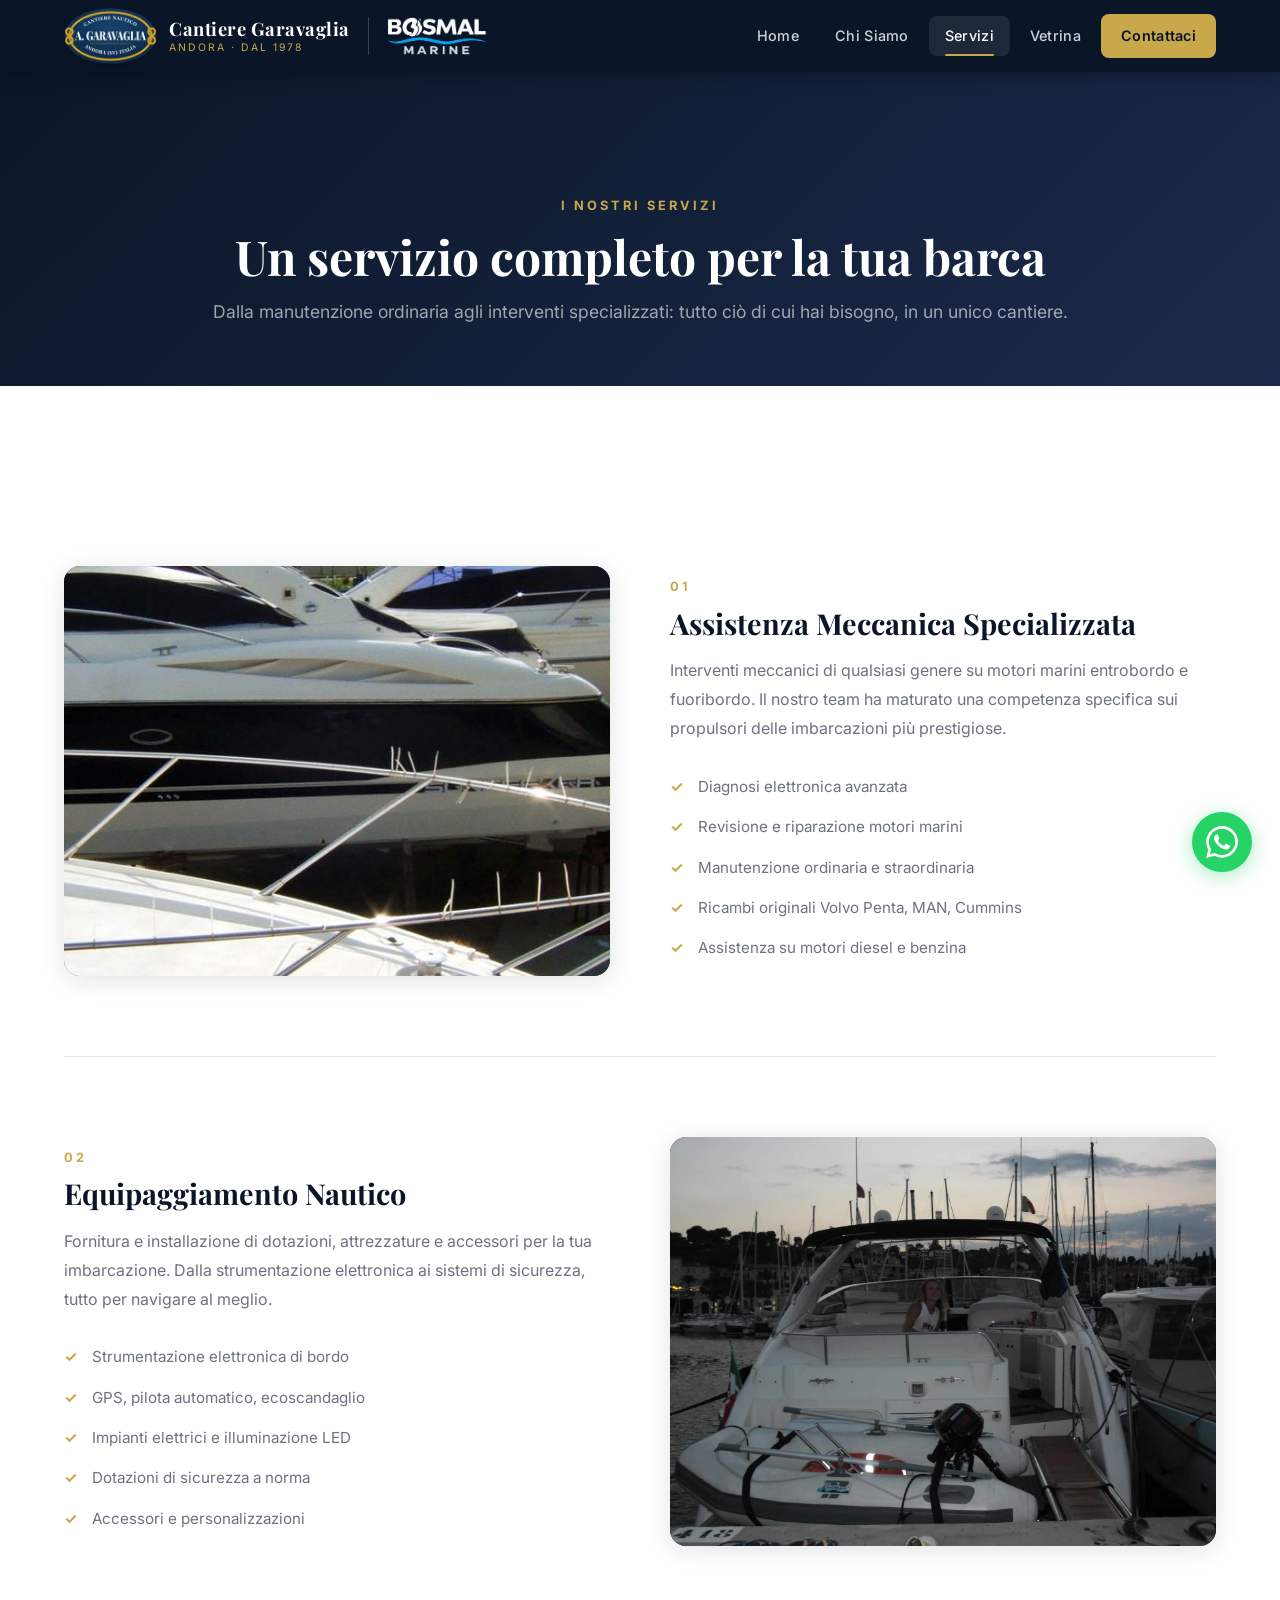
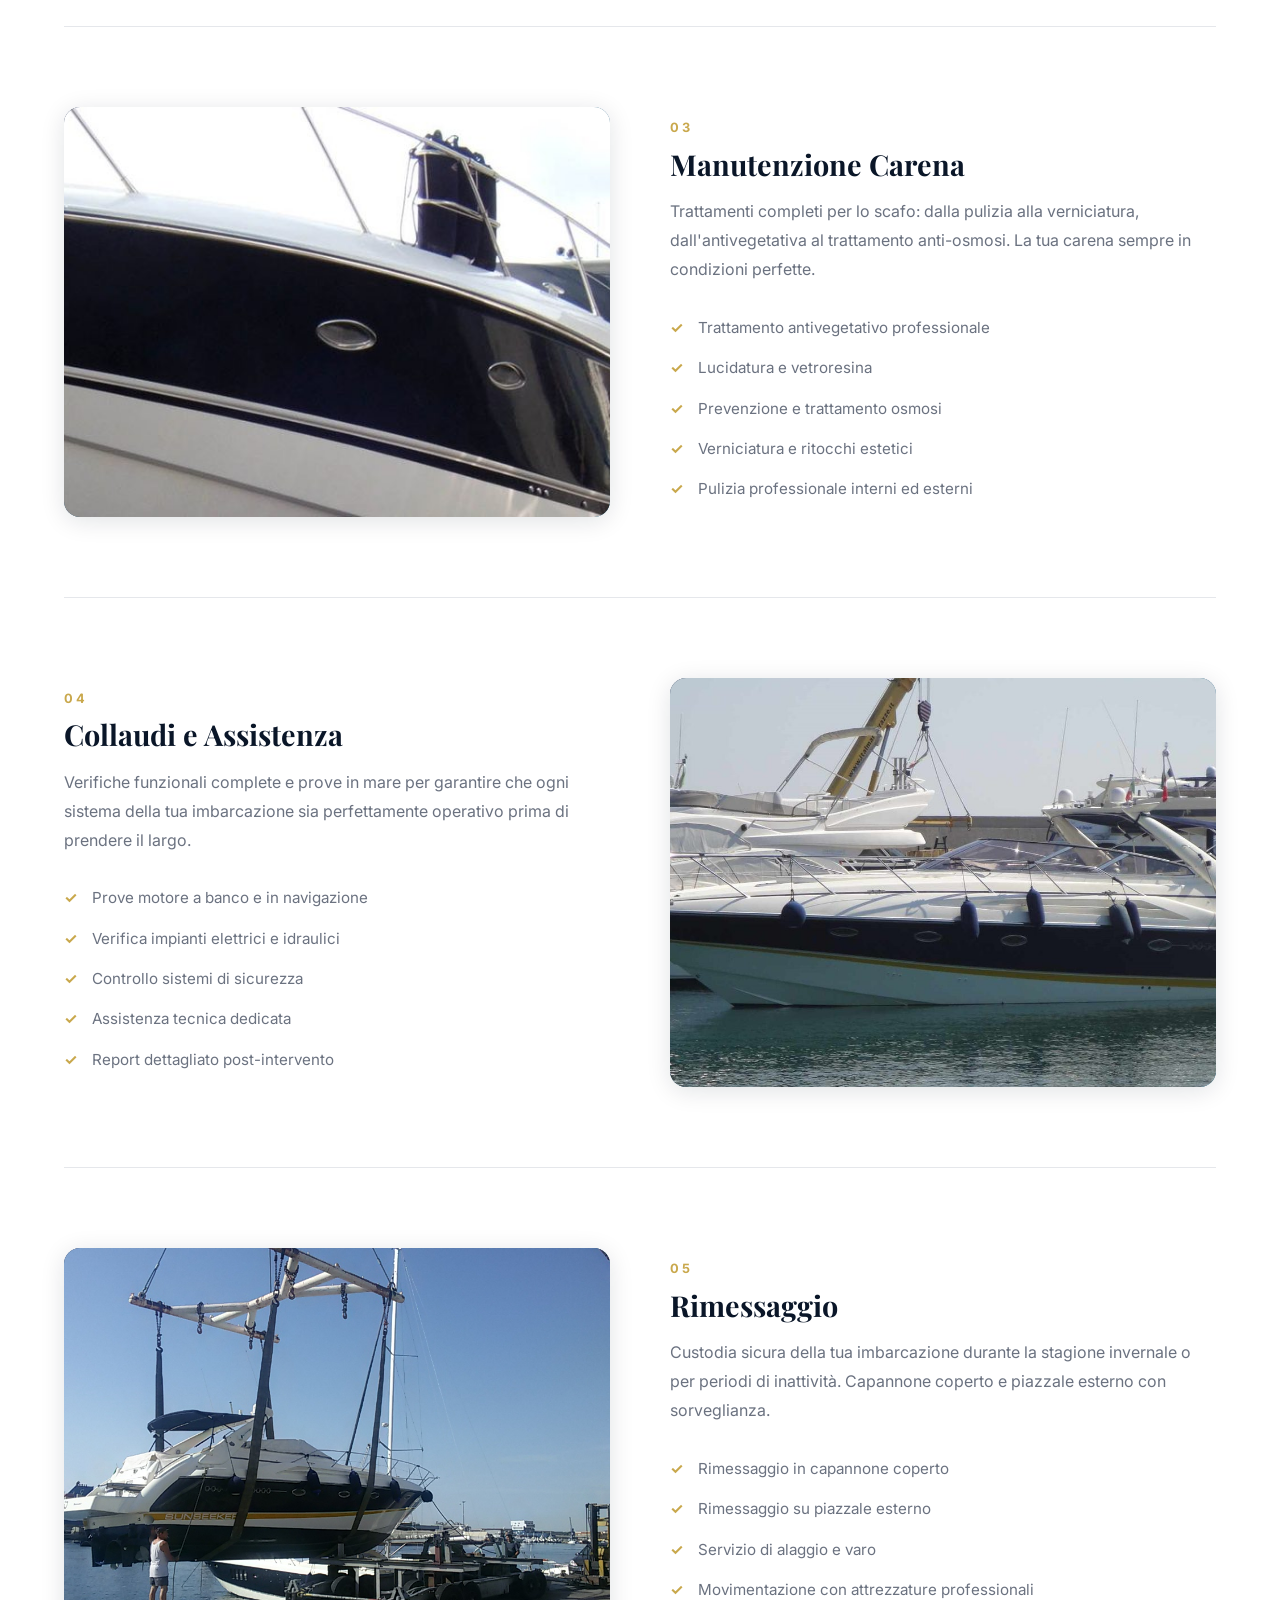
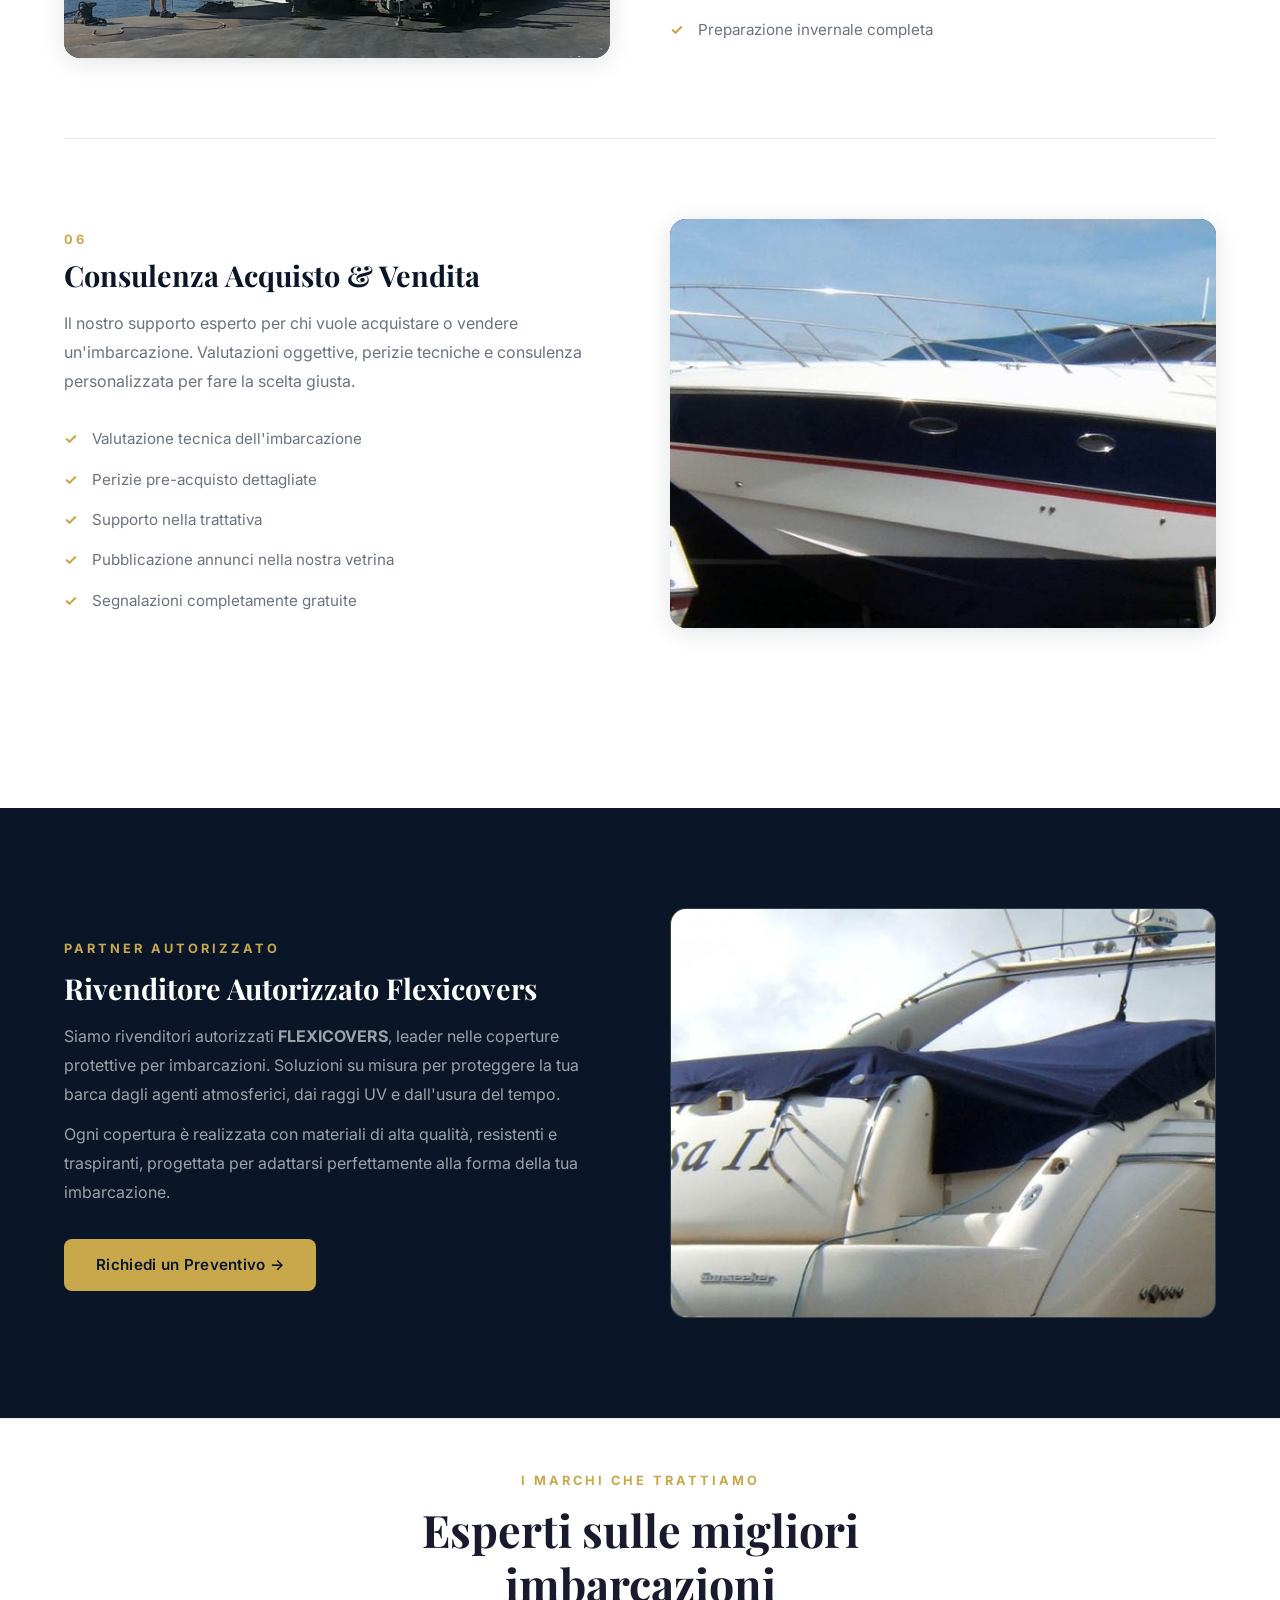
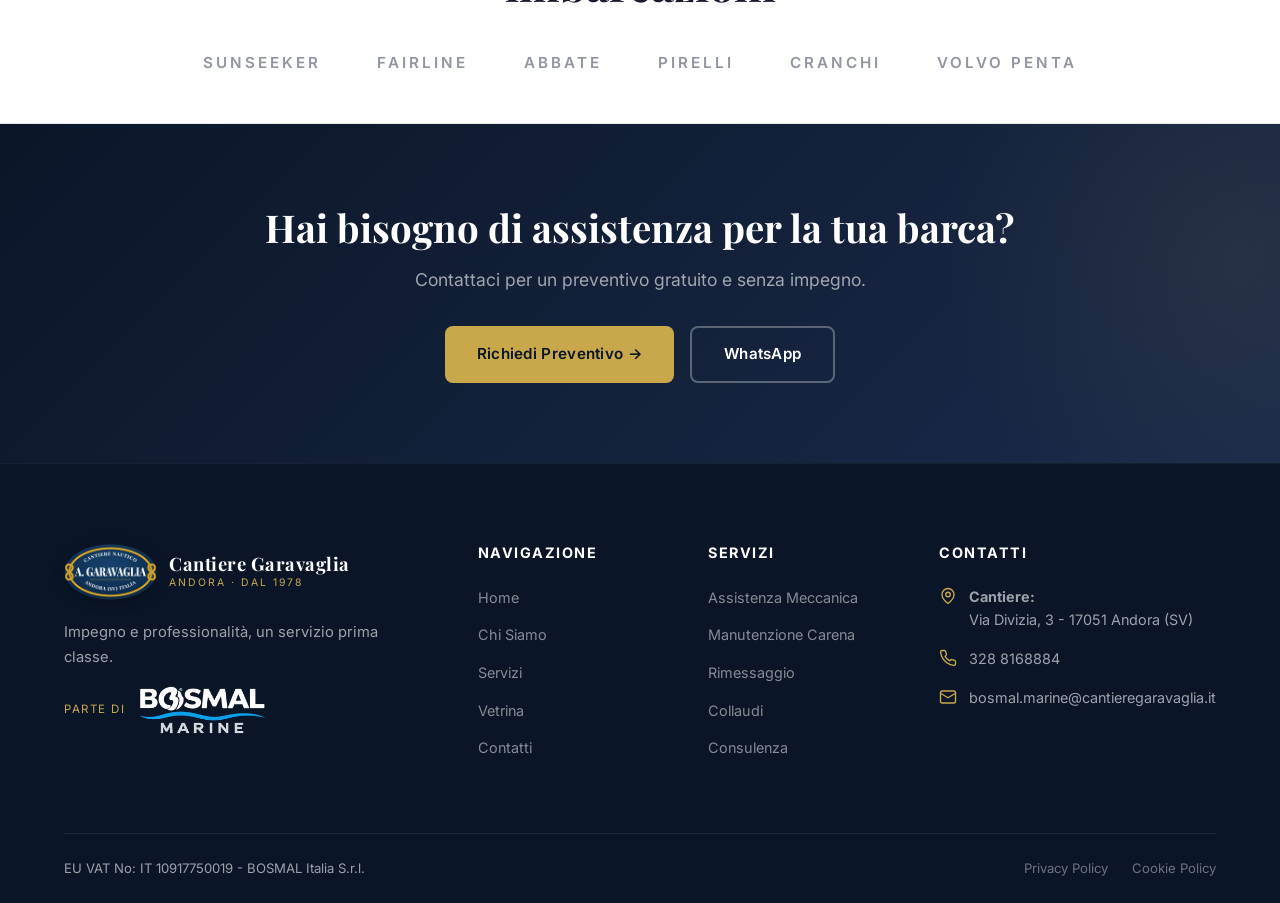
<file: servizi.html>
<!DOCTYPE html>
<html lang="it">
<head>
  <meta charset="UTF-8">
  <meta name="viewport" content="width=device-width, initial-scale=1.0">
  <link rel="icon" href="favicon.ico" sizes="any">
  <link rel="icon" type="image/png" sizes="32x32" href="favicon-32.png">
  <link rel="apple-touch-icon" href="apple-touch-icon.png">
  <link rel="canonical" href="https://cantieregaravaglia.it/servizi.html">
  <title>Rimessaggio e Manutenzione Barche in Liguria | Cantiere Garavaglia Andora</title>
  <meta name="description" content="Servizi completi per la tua imbarcazione ad Andora, in Liguria: assistenza meccanica, manutenzione carena, rimessaggio invernale, collaudi, equipaggiamento e consulenza acquisto/vendita in tutta la provincia di Savona.">
  <link rel="preconnect" href="https://fonts.googleapis.com">
  <link rel="preconnect" href="https://fonts.gstatic.com" crossorigin>
  <link href="https://fonts.googleapis.com/css2?family=Inter:wght@400;500;600;700&family=Playfair+Display:wght@600;700&display=swap" rel="stylesheet">
  <link rel="stylesheet" href="css/styles.css?v=8">
  <style>
    .service-detail { display: grid; grid-template-columns: 1fr 1fr; gap: 60px; align-items: center; padding: 80px 0; border-bottom: 1px solid var(--border); }
    .service-detail:last-child { border-bottom: none; }
    .service-detail:nth-child(even) { direction: rtl; }
    .service-detail:nth-child(even) > * { direction: ltr; }
    .service-detail-img { aspect-ratio: 4/3; background: linear-gradient(135deg, var(--navy-light), var(--sea-blue)); border-radius: var(--radius-lg); display: flex; align-items: center; justify-content: center; color: rgba(255,255,255,0.25); font-size: 4rem; }
    .service-detail-content .section-label { margin-bottom: 8px; }
    .service-detail-content h3 { font-size: 1.8rem; margin-bottom: 16px; color: var(--navy); }
    .service-detail-content p { color: var(--text-light); font-size: 1rem; line-height: 1.8; margin-bottom: 12px; }
    .service-features { margin-top: 24px; }
    .service-features li { padding: 8px 0; padding-left: 28px; position: relative; color: var(--text-light); font-size: 0.95rem; }
    .service-features li::before { content: '✓'; position: absolute; left: 0; color: var(--gold); font-weight: 700; }

    .flexicovers-section { display: grid; grid-template-columns: 1fr 1fr; gap: 60px; align-items: center; }
    .flexicovers-content h3 { font-size: 1.8rem; color: var(--white); margin-bottom: 16px; }
    .flexicovers-content p { color: rgba(255,255,255,0.6); line-height: 1.8; margin-bottom: 12px; }
    .flexicovers-img { aspect-ratio: 4/3; background: linear-gradient(135deg, rgba(201,168,76,0.2), rgba(46,134,171,0.2)); border-radius: var(--radius-lg); display: flex; align-items: center; justify-content: center; color: rgba(255,255,255,0.2); font-size: 4rem; border: 1px solid rgba(255,255,255,0.08); }

    @media (max-width: 768px) {
      .service-detail, .service-detail:nth-child(even) { grid-template-columns: 1fr; gap: 30px; direction: ltr; }
      .flexicovers-section { grid-template-columns: 1fr; gap: 30px; }
    }
  </style>
</head>
<body>

  <!-- HEADER -->
  <header class="header">
    <div class="container">
      <a href="index.html" class="logo"><img class="logo-mark" src="images/brands/garavaglia.png" srcset="images/brands/garavaglia@2x.png 2x" alt="Cantiere Nautico A. Garavaglia" width="100" height="60"><div class="logo-text">Cantiere Garavaglia<span>Andora &middot; dal 1978</span></div><img class="logo-partner" src="images/brands/bosmal-marine-bianco.png" alt="Bosmal Marine" width="120" height="45"></a>
      <nav class="nav-menu">
        <a href="index.html">Home</a>
        <a href="azienda.html">Chi Siamo</a>
        <a href="servizi.html" class="active">Servizi</a>
        <a href="vetrina.html">Vetrina</a>
        <a href="contatti.html" class="nav-cta">Contattaci</a>
      </nav>
      <button class="hamburger" aria-label="Menu"><span></span><span></span><span></span></button>
    </div>
  </header>

  <!-- PAGE BANNER -->
  <section class="page-banner">
    <div class="container">
      <span class="section-label">I Nostri Servizi</span>
      <h1>Un servizio completo per la tua barca</h1>
      <p>Dalla manutenzione ordinaria agli interventi specializzati: tutto ci&ograve; di cui hai bisogno, in un unico cantiere.</p>
    </div>
  </section>

  <!-- SERVICES DETAIL -->
  <section class="section">
    <div class="container">

      <div class="service-detail" id="meccanica">
        <div class="service-detail-img"><img src="images/hero/DSCF3242_3.jpg" alt="Imbarcazioni Sunseeker in cantiere, in attesa di manutenzione meccanica" loading="lazy" style="object-position:center 40%"></div>
        <div class="service-detail-content">
          <span class="section-label">01</span>
          <h3>Assistenza Meccanica Specializzata</h3>
          <p>Interventi meccanici di qualsiasi genere su motori marini entrobordo e fuoribordo. Il nostro team ha maturato una competenza specifica sui propulsori delle imbarcazioni pi&ugrave; prestigiose.</p>
          <ul class="service-features">
            <li>Diagnosi elettronica avanzata</li>
            <li>Revisione e riparazione motori marini</li>
            <li>Manutenzione ordinaria e straordinaria</li>
            <li>Ricambi originali Volvo Penta, MAN, Cummins</li>
            <li>Assistenza su motori diesel e benzina</li>
          </ul>
        </div>
      </div>

      <div class="service-detail" id="equipaggiamento">
        <div class="service-detail-img"><img src="images/boats/400Portofino/est.JPG" alt="Pozzetto di un Sunseeker con strumentazione di bordo" loading="lazy" style="object-position:center 45%"></div>
        <div class="service-detail-content">
          <span class="section-label">02</span>
          <h3>Equipaggiamento Nautico</h3>
          <p>Fornitura e installazione di dotazioni, attrezzature e accessori per la tua imbarcazione. Dalla strumentazione elettronica ai sistemi di sicurezza, tutto per navigare al meglio.</p>
          <ul class="service-features">
            <li>Strumentazione elettronica di bordo</li>
            <li>GPS, pilota automatico, ecoscandaglio</li>
            <li>Impianti elettrici e illuminazione LED</li>
            <li>Dotazioni di sicurezza a norma</li>
            <li>Accessori e personalizzazioni</li>
          </ul>
        </div>
      </div>

      <div class="service-detail" id="carena">
        <div class="service-detail-img"><img src="images/hero/DSCF3251_2.jpg" alt="Carena di un Sunseeker fuori dall'acqua" loading="lazy" style="object-position:center"></div>
        <div class="service-detail-content">
          <span class="section-label">03</span>
          <h3>Manutenzione Carena</h3>
          <p>Trattamenti completi per lo scafo: dalla pulizia alla verniciatura, dall'antivegetativa al trattamento anti-osmosi. La tua carena sempre in condizioni perfette.</p>
          <ul class="service-features">
            <li>Trattamento antivegetativo professionale</li>
            <li>Lucidatura e vetroresina</li>
            <li>Prevenzione e trattamento osmosi</li>
            <li>Verniciatura e ritocchi estetici</li>
            <li>Pulizia professionale interni ed esterni</li>
          </ul>
        </div>
      </div>

      <div class="service-detail" id="collaudi">
        <div class="service-detail-img"><img src="images/boats/400Portofino/0400.JPG" alt="Sunseeker Portofino 400 in acqua in porto" loading="lazy" style="object-position:center"></div>
        <div class="service-detail-content">
          <span class="section-label">04</span>
          <h3>Collaudi e Assistenza</h3>
          <p>Verifiche funzionali complete e prove in mare per garantire che ogni sistema della tua imbarcazione sia perfettamente operativo prima di prendere il largo.</p>
          <ul class="service-features">
            <li>Prove motore a banco e in navigazione</li>
            <li>Verifica impianti elettrici e idraulici</li>
            <li>Controllo sistemi di sicurezza</li>
            <li>Assistenza tecnica dedicata</li>
            <li>Report dettagliato post-intervento</li>
          </ul>
        </div>
      </div>

      <div class="service-detail" id="rimessaggio">
        <div class="service-detail-img"><img src="images/boats/400Portofino/crane.jpg" alt="Alaggio di un'imbarcazione con travel lift" loading="lazy" style="object-position:center"></div>
        <div class="service-detail-content">
          <span class="section-label">05</span>
          <h3>Rimessaggio</h3>
          <p>Custodia sicura della tua imbarcazione durante la stagione invernale o per periodi di inattivit&agrave;. Capannone coperto e piazzale esterno con sorveglianza.</p>
          <ul class="service-features">
            <li>Rimessaggio in capannone coperto</li>
            <li>Rimessaggio su piazzale esterno</li>
            <li>Servizio di alaggio e varo</li>
            <li>Movimentazione con attrezzature professionali</li>
            <li>Preparazione invernale completa</li>
          </ul>
        </div>
      </div>

      <div class="service-detail" id="consulenza">
        <div class="service-detail-img"><img src="images/hero/DSCF3246_2.jpg" alt="Sunseeker a terra sul piazzale del cantiere" loading="lazy" style="object-position:center"></div>
        <div class="service-detail-content">
          <span class="section-label">06</span>
          <h3>Consulenza Acquisto &amp; Vendita</h3>
          <p>Il nostro supporto esperto per chi vuole acquistare o vendere un'imbarcazione. Valutazioni oggettive, perizie tecniche e consulenza personalizzata per fare la scelta giusta.</p>
          <ul class="service-features">
            <li>Valutazione tecnica dell'imbarcazione</li>
            <li>Perizie pre-acquisto dettagliate</li>
            <li>Supporto nella trattativa</li>
            <li>Pubblicazione annunci nella nostra vetrina</li>
            <li>Segnalazioni completamente gratuite</li>
          </ul>
        </div>
      </div>

    </div>
  </section>

  <!-- FLEXICOVERS -->
  <section class="section section-dark">
    <div class="container">
      <div class="flexicovers-section">
        <div class="flexicovers-content">
          <span class="section-label">Partner Autorizzato</span>
          <h3>Rivenditore Autorizzato Flexicovers</h3>
          <p>Siamo rivenditori autorizzati <strong>FLEXICOVERS</strong>, leader nelle coperture protettive per imbarcazioni. Soluzioni su misura per proteggere la tua barca dagli agenti atmosferici, dai raggi UV e dall'usura del tempo.</p>
          <p>Ogni copertura &egrave; realizzata con materiali di alta qualit&agrave;, resistenti e traspiranti, progettata per adattarsi perfettamente alla forma della tua imbarcazione.</p>
          <a href="contatti.html" class="btn btn-primary" style="margin-top: 20px;">Richiedi un Preventivo &rarr;</a>
        </div>
        <div class="flexicovers-img"><img src="images/hero/DSCF3252_2.jpg" alt="Poppa di un Sunseeker con copertura protettiva" loading="lazy" style="object-position:35% center"></div>
      </div>
    </div>
  </section>

  <!-- BRANDS -->
  <section class="brands-section">
    <div class="container">
      <div class="section-header" style="margin-bottom:40px;">
        <span class="section-label">I Marchi che Trattiamo</span>
        <h2>Esperti sulle migliori imbarcazioni</h2>
      </div>
      <div class="brands-grid">
        <div class="brand-item">SUNSEEKER</div>
        <div class="brand-item">FAIRLINE</div>
        <div class="brand-item">ABBATE</div>
        <div class="brand-item">PIRELLI</div>
        <div class="brand-item">CRANCHI</div>
        <div class="brand-item">VOLVO PENTA</div>
      </div>
    </div>
  </section>

  <!-- CTA -->
  <section class="cta-section">
    <div class="container">
      <h2>Hai bisogno di assistenza per la tua barca?</h2>
      <p>Contattaci per un preventivo gratuito e senza impegno.</p>
      <div style="display:flex; gap:16px; justify-content:center; flex-wrap:wrap;">
        <a href="contatti.html" class="btn btn-primary">Richiedi Preventivo &rarr;</a>
        <a href="https://wa.me/393288168884?text=Salve,%20vorrei%20un%20preventivo%20per..." class="btn btn-outline" target="_blank" rel="noopener">WhatsApp</a>
      </div>
    </div>
  </section>

  <!-- FOOTER -->
  <footer class="footer">
    <div class="container">
      <div class="footer-grid">
        <div class="footer-brand"><a href="index.html" class="logo"><img class="logo-mark" src="images/brands/garavaglia.png" srcset="images/brands/garavaglia@2x.png 2x" alt="Cantiere Nautico A. Garavaglia" width="100" height="60"><div class="logo-text">Cantiere Garavaglia<span>Andora &middot; dal 1978</span></div></a><p>Impegno e professionalit&agrave;, un servizio prima classe.</p><div class="footer-partner"><span>Parte di</span><img src="images/brands/bosmal-marine-bianco.png" alt="Bosmal Marine" width="150" height="57" loading="lazy"></div></div>
        <div><h4>Navigazione</h4><ul class="footer-links"><li><a href="index.html">Home</a></li><li><a href="azienda.html">Chi Siamo</a></li><li><a href="servizi.html">Servizi</a></li><li><a href="vetrina.html">Vetrina</a></li><li><a href="contatti.html">Contatti</a></li></ul></div>
        <div><h4>Servizi</h4><ul class="footer-links"><li><a href="#meccanica">Assistenza Meccanica</a></li><li><a href="#carena">Manutenzione Carena</a></li><li><a href="#rimessaggio">Rimessaggio</a></li><li><a href="#collaudi">Collaudi</a></li><li><a href="#consulenza">Consulenza</a></li></ul></div>
        <div><h4>Contatti</h4><div class="footer-contact-item"><span class="icon"><svg class="ico" viewBox="0 0 24 24" fill="none" stroke="currentColor" stroke-width="1.8" stroke-linecap="round" stroke-linejoin="round" aria-hidden="true"><path d="M20 10c0 6-8 12-8 12S4 16 4 10a8 8 0 0 1 16 0z"/><circle cx="12" cy="10" r="3"/></svg></span><div><strong>Cantiere:</strong><br>Via Divizia, 3 - 17051 Andora (SV)</div></div><div class="footer-contact-item"><span class="icon"><svg class="ico" viewBox="0 0 24 24" fill="none" stroke="currentColor" stroke-width="1.8" stroke-linecap="round" stroke-linejoin="round" aria-hidden="true"><path d="M22 16.9v3a2 2 0 0 1-2.2 2 19.8 19.8 0 0 1-8.6-3.1 19.5 19.5 0 0 1-6-6A19.8 19.8 0 0 1 2.1 4.2 2 2 0 0 1 4.1 2h3a2 2 0 0 1 2 1.7c.1 1 .4 1.9.7 2.8a2 2 0 0 1-.5 2.1L8.1 9.9a16 16 0 0 0 6 6l1.3-1.3a2 2 0 0 1 2.1-.4c.9.3 1.8.6 2.8.7a2 2 0 0 1 1.7 2z"/></svg></span><div><a href="tel:+393288168884">328 8168884</a></div></div><div class="footer-contact-item"><span class="icon"><svg class="ico" viewBox="0 0 24 24" fill="none" stroke="currentColor" stroke-width="1.8" stroke-linecap="round" stroke-linejoin="round" aria-hidden="true"><rect x="2" y="4" width="20" height="16" rx="2"/><path d="m22 7-10 6L2 7"/></svg></span><div><a href="mailto:bosmal.marine@cantieregaravaglia.it">bosmal.marine@cantieregaravaglia.it</a></div></div></div>
      </div>
      <div class="footer-bottom"><span>EU VAT No: IT 10917750019 - BOSMAL Italia S.r.l.</span><div class="footer-legal"><a href="privacy.html">Privacy Policy</a><a href="cookie-policy.html">Cookie Policy</a></div></div>
    </div>
  </footer>

  <a href="https://wa.me/393288168884?text=Salve,%20vorrei%20informazioni" class="whatsapp-float" target="_blank" rel="noopener" aria-label="WhatsApp"><svg viewBox="0 0 24 24"><path d="M17.472 14.382c-.297-.149-1.758-.867-2.03-.967-.273-.099-.471-.148-.67.15-.197.297-.767.966-.94 1.164-.173.199-.347.223-.644.075-.297-.15-1.255-.463-2.39-1.475-.883-.788-1.48-1.761-1.653-2.059-.173-.297-.018-.458.13-.606.134-.133.298-.347.446-.52.149-.174.198-.298.298-.497.099-.198.05-.371-.025-.52-.075-.149-.669-1.612-.916-2.207-.242-.579-.487-.5-.669-.51-.173-.008-.371-.01-.57-.01-.198 0-.52.074-.792.372-.272.297-1.04 1.016-1.04 2.479 0 1.462 1.065 2.875 1.213 3.074.149.198 2.096 3.2 5.077 4.487.709.306 1.262.489 1.694.625.712.227 1.36.195 1.871.118.571-.085 1.758-.719 2.006-1.413.248-.694.248-1.289.173-1.413-.074-.124-.272-.198-.57-.347m-5.421 7.403h-.004a9.87 9.87 0 01-5.031-1.378l-.361-.214-3.741.982.998-3.648-.235-.374a9.86 9.86 0 01-1.51-5.26c.001-5.45 4.436-9.884 9.888-9.884 2.64 0 5.122 1.03 6.988 2.898a9.825 9.825 0 012.893 6.994c-.003 5.45-4.437 9.884-9.885 9.884m8.413-18.297A11.815 11.815 0 0012.05 0C5.495 0 .16 5.335.157 11.892c0 2.096.547 4.142 1.588 5.945L.057 24l6.305-1.654a11.882 11.882 0 005.683 1.448h.005c6.554 0 11.89-5.335 11.893-11.893a11.821 11.821 0 00-3.48-8.413z"/></svg></a>
  <button class="scroll-top" aria-label="Torna in cima">&#8593;</button>

  <script src="js/config.js?v=2"></script>
  <script src="js/statistiche.js?v=1" defer></script>
  <script src="js/site-data.js?v=2"></script>
  <script src="js/main.js" defer></script>
</body>
</html>
</file>
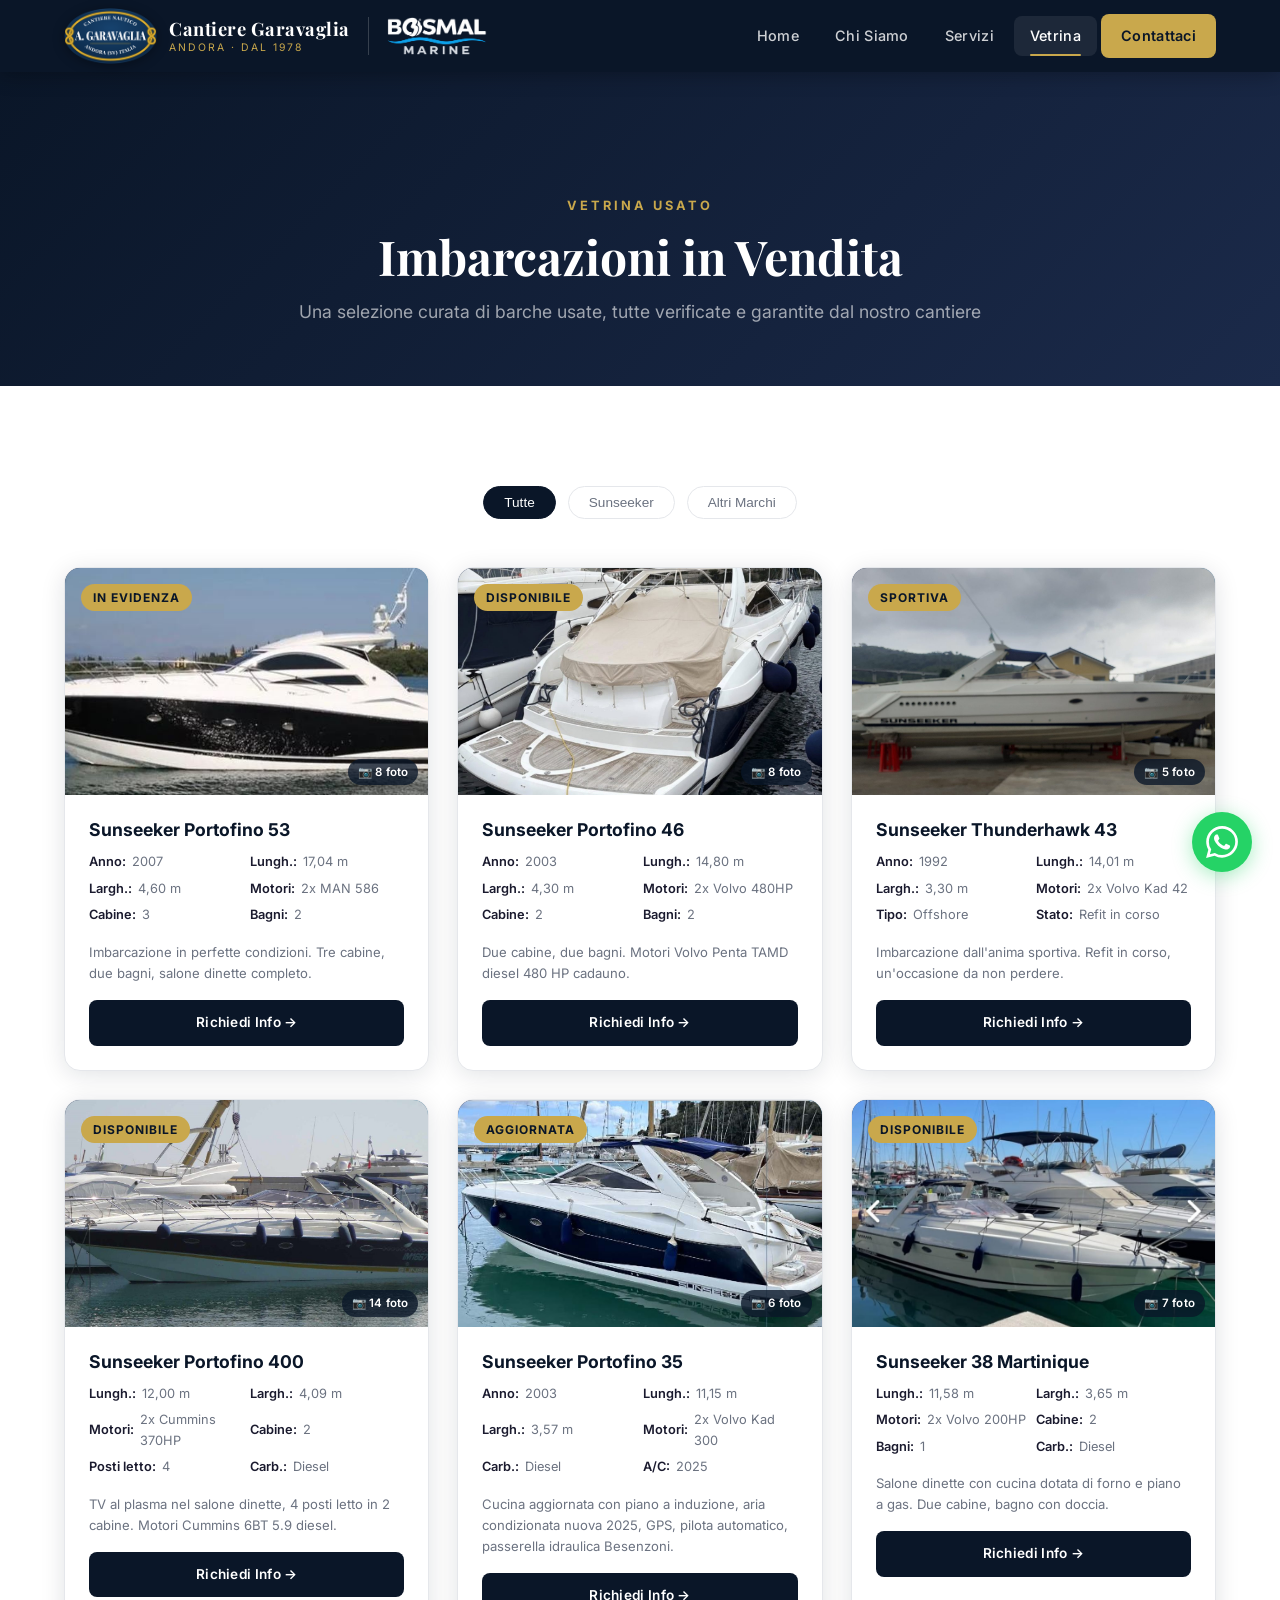
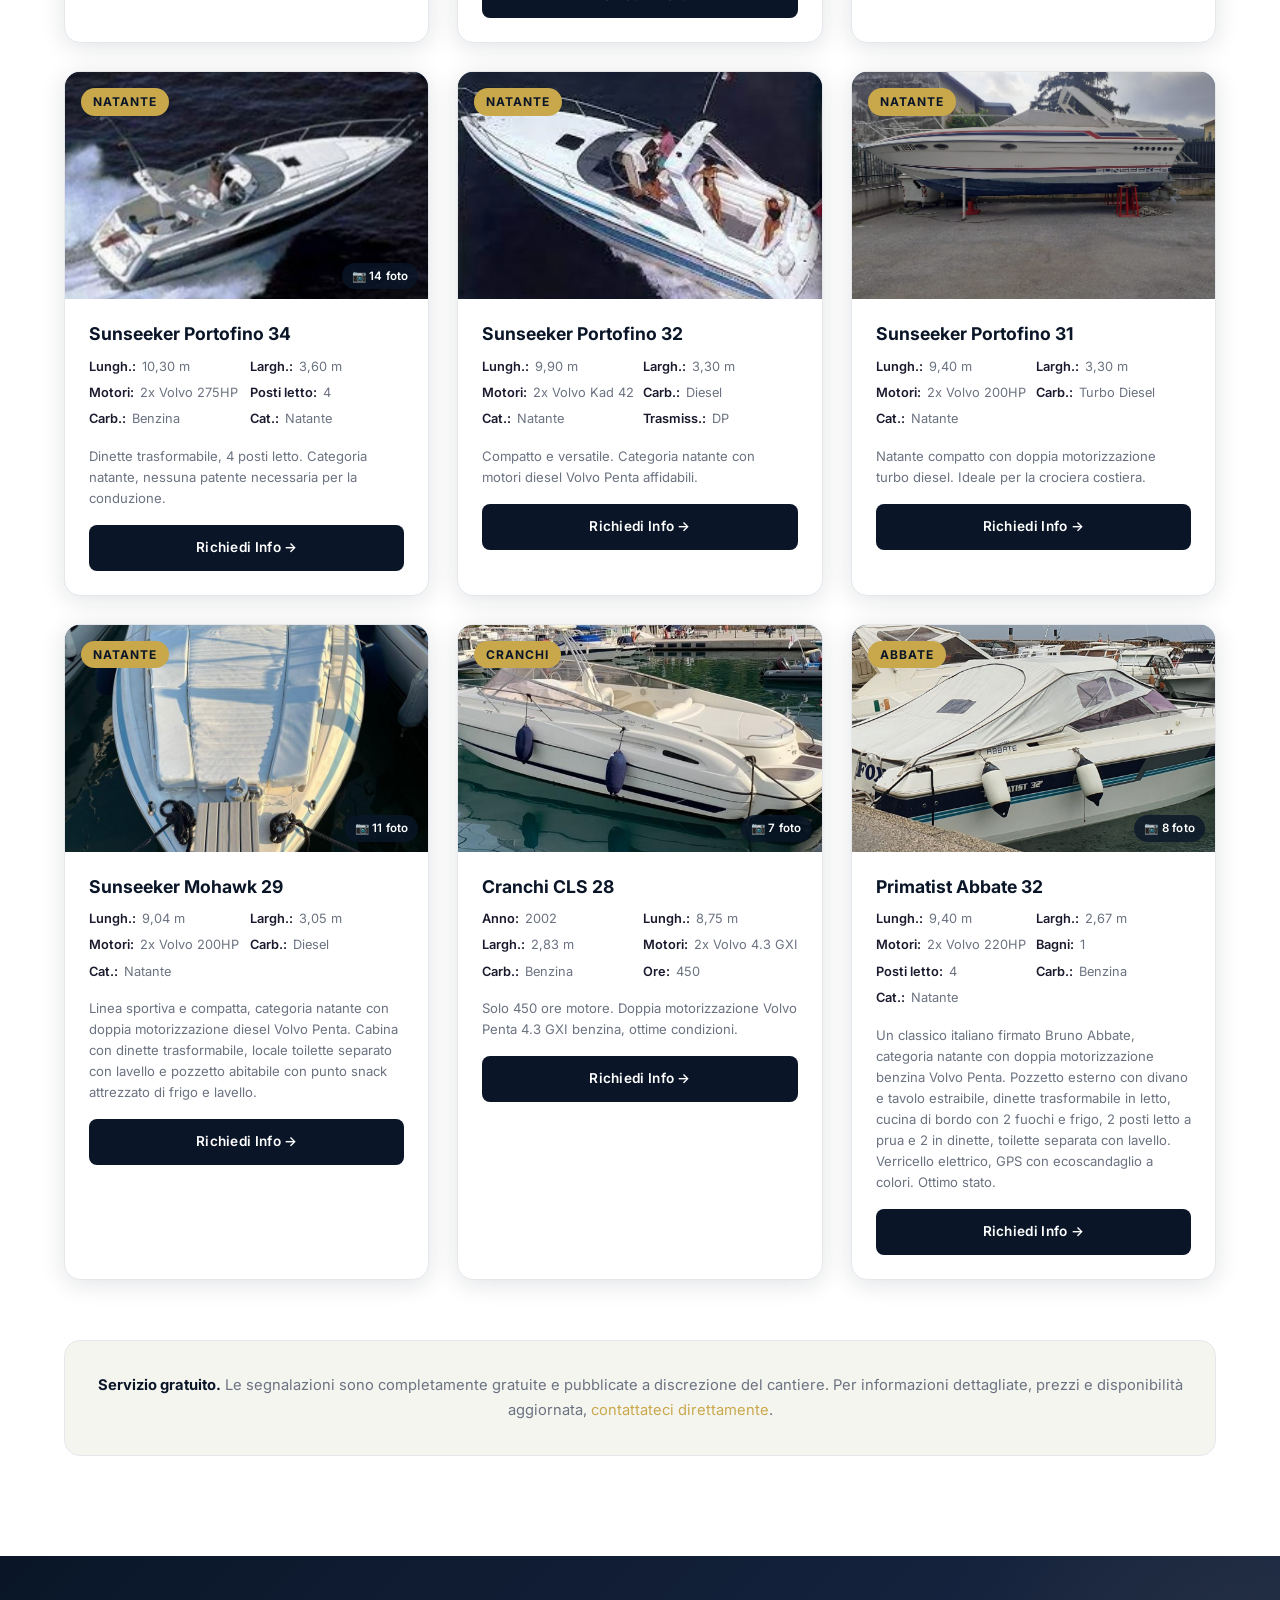
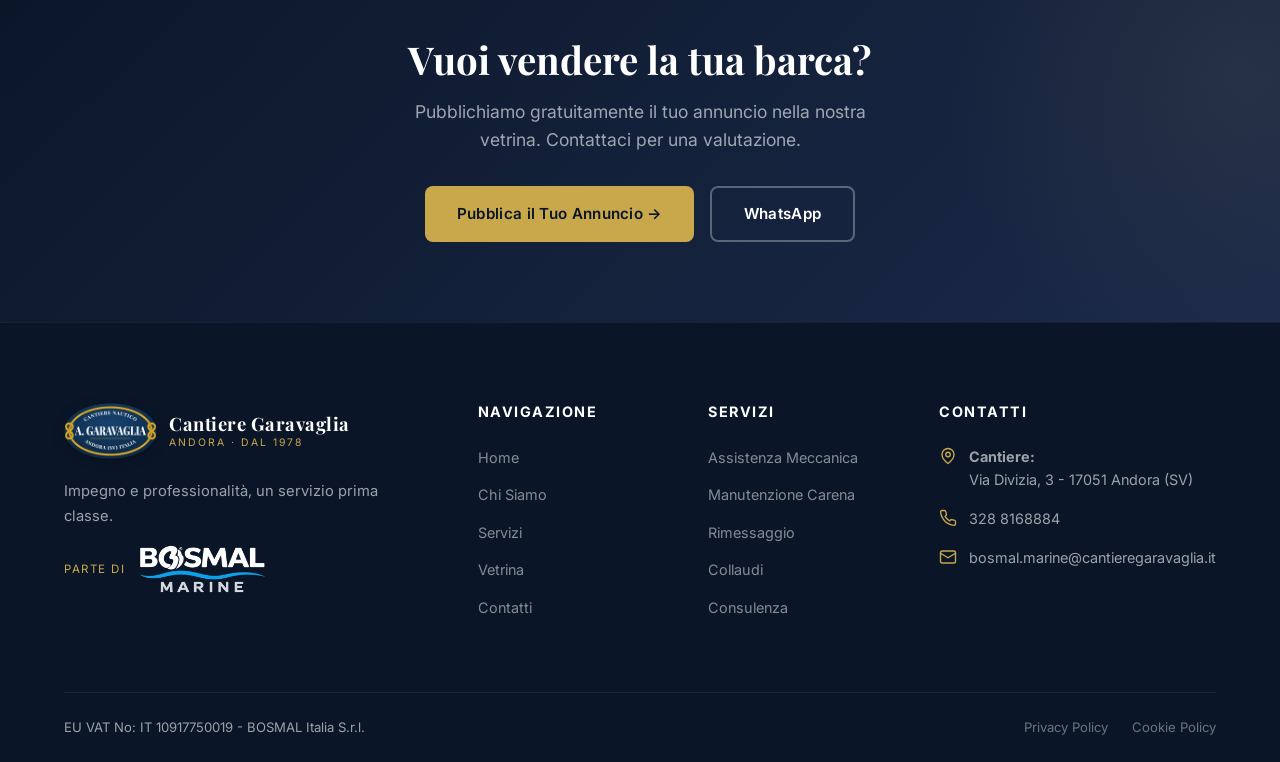
<file: vetrina.html>
<!DOCTYPE html>
<html lang="it">
<head>
  <meta charset="UTF-8">
  <meta name="viewport" content="width=device-width, initial-scale=1.0">
  <link rel="icon" href="favicon.ico" sizes="any">
  <link rel="icon" type="image/png" sizes="32x32" href="favicon-32.png">
  <link rel="apple-touch-icon" href="apple-touch-icon.png">
  <link rel="canonical" href="https://cantieregaravaglia.it/vetrina.html">
  <title>Vetrina Usato | Cantiere Nautico Garavaglia - Barche in Vendita ad Andora</title>
  <meta name="description" content="Imbarcazioni usate selezionate e verificate dal Cantiere Garavaglia: Sunseeker, Cranchi, Abbate. Barche in vendita ad Andora (SV), in Liguria, sulla Riviera di Ponente.">
  <link rel="preconnect" href="https://fonts.googleapis.com">
  <link rel="preconnect" href="https://fonts.gstatic.com" crossorigin>
  <link href="https://fonts.googleapis.com/css2?family=Inter:wght@400;500;600;700&family=Playfair+Display:wght@600;700&display=swap" rel="stylesheet">
  <link rel="stylesheet" href="css/styles.css?v=8">
  <style>
    .vetrina-grid { display: grid; grid-template-columns: repeat(3, 1fr); gap: 28px; }
    .vetrina-disclaimer { text-align: center; margin-top: 60px; padding: 32px; background: var(--off-white); border-radius: var(--radius-lg); border: 1px solid var(--border); }
    .vetrina-disclaimer p { color: var(--text-light); font-size: 0.92rem; line-height: 1.7; }
    .vetrina-disclaimer strong { color: var(--navy); }
    .boat-specs-full { display: grid; grid-template-columns: 1fr 1fr; gap: 6px; margin-bottom: 16px; }
    .boat-specs-full .boat-spec { font-size: 0.8rem; }
    .filter-bar { display: flex; justify-content: center; gap: 12px; margin-bottom: 48px; flex-wrap: wrap; }
    .filter-btn { padding: 8px 20px; border-radius: 50px; border: 1px solid var(--border); background: var(--white); color: var(--text-light); font-size: 0.85rem; font-weight: 500; cursor: pointer; transition: var(--transition); }
    .filter-btn:hover, .filter-btn.active { background: var(--navy); color: var(--white); border-color: var(--navy); }
    .vetrina-loading { grid-column: 1 / -1; text-align: center; color: var(--text-light); padding: 40px 0; }
    /* Gallery trigger */
    .boat-image[role="button"] { cursor: pointer; }
    .boat-image[role="button"] img { transition: transform .4s ease; }
    .boat-image[role="button"]:hover img { transform: scale(1.04); }
    .boat-gallery-badge { position: absolute; bottom: 10px; right: 10px; background: rgba(10,22,40,.78); color: #fff; font-size: .72rem; font-weight: 600; padding: 4px 10px; border-radius: 50px; letter-spacing: .2px; pointer-events: none; }
    /* Lightbox */
    .lb { position: fixed; inset: 0; z-index: 1000; background: rgba(8,16,28,.94); display: none; align-items: center; justify-content: center; }
    .lb.open { display: flex; }
    .lb-stage { margin: 0; max-width: 92vw; max-height: 88vh; display: flex; flex-direction: column; align-items: center; gap: 14px; }
    .lb-stage img { max-width: 92vw; max-height: 80vh; object-fit: contain; border-radius: 6px; box-shadow: 0 10px 40px rgba(0,0,0,.5); }
    .lb-stage figcaption { color: #e8edf3; font-size: .95rem; letter-spacing: .3px; }
    .lb-close { position: absolute; top: 18px; right: 24px; background: none; border: none; color: #fff; font-size: 2.4rem; line-height: 1; cursor: pointer; opacity: .8; }
    .lb-close:hover { opacity: 1; }
    .lb-nav { position: absolute; top: 50%; transform: translateY(-50%); background: rgba(255,255,255,.12); border: none; color: #fff; width: 52px; height: 52px; border-radius: 50%; font-size: 1.4rem; cursor: pointer; transition: background .15s; }
    .lb-nav:hover { background: rgba(255,255,255,.25); }
    .lb-prev { left: 24px; } .lb-next { right: 24px; }
    .lb-counter { position: absolute; bottom: 22px; left: 50%; transform: translateX(-50%); color: #cdd8e4; font-size: .85rem; background: rgba(0,0,0,.4); padding: 4px 12px; border-radius: 50px; }
    @media (max-width: 600px) { .lb-nav { width: 42px; height: 42px; } .lb-prev { left: 8px; } .lb-next { right: 8px; } .lb-close { top: 10px; right: 14px; } }
    @media (max-width: 1024px) { .vetrina-grid { grid-template-columns: repeat(2, 1fr); } }
    @media (max-width: 768px) { .vetrina-grid { grid-template-columns: 1fr; } }
  </style>
</head>
<body>

  <!-- HEADER -->
  <header class="header">
    <div class="container">
      <a href="index.html" class="logo"><img class="logo-mark" src="images/brands/garavaglia.png" srcset="images/brands/garavaglia@2x.png 2x" alt="Cantiere Nautico A. Garavaglia" width="100" height="60"><div class="logo-text">Cantiere Garavaglia<span>Andora &middot; dal 1978</span></div><img class="logo-partner" src="images/brands/bosmal-marine-bianco.png" alt="Bosmal Marine" width="120" height="45"></a>
      <nav class="nav-menu">
        <a href="index.html">Home</a>
        <a href="azienda.html">Chi Siamo</a>
        <a href="servizi.html">Servizi</a>
        <a href="vetrina.html" class="active">Vetrina</a>
        <a href="contatti.html" class="nav-cta">Contattaci</a>
      </nav>
      <button class="hamburger" aria-label="Menu"><span></span><span></span><span></span></button>
    </div>
  </header>

  <!-- PAGE BANNER -->
  <section class="page-banner">
    <div class="container">
      <span class="section-label">Vetrina Usato</span>
      <h1>Imbarcazioni in Vendita</h1>
      <p>Una selezione curata di barche usate, tutte verificate e garantite dal nostro cantiere</p>
    </div>
  </section>

  <!-- BOATS LISTING -->
  <section class="section">
    <div class="container">

      <div class="filter-bar">
        <button class="filter-btn active" data-filter="all">Tutte</button>
        <button class="filter-btn" data-filter="sunseeker">Sunseeker</button>
        <button class="filter-btn" data-filter="altro">Altri Marchi</button>
      </div>

      <!-- Le schede vengono generate dinamicamente da js/vetrina-data.js
           (dati da PocketBase, con fallback su data/barche.json). -->
      <div class="vetrina-grid">
        <p class="vetrina-loading">Caricamento imbarcazioni…</p>
      </div>

      <!-- DISCLAIMER -->
      <div class="vetrina-disclaimer">
        <p><strong>Servizio gratuito.</strong> Le segnalazioni sono completamente gratuite e pubblicate a discrezione del cantiere. Per informazioni dettagliate, prezzi e disponibilit&agrave; aggiornata, <a href="contatti.html" style="color:var(--gold);">contattateci direttamente</a>.</p>
      </div>

    </div>
  </section>

  <!-- CTA -->
  <section class="cta-section">
    <div class="container">
      <h2>Vuoi vendere la tua barca?</h2>
      <p>Pubblichiamo gratuitamente il tuo annuncio nella nostra vetrina. Contattaci per una valutazione.</p>
      <div style="display:flex; gap:16px; justify-content:center; flex-wrap:wrap;">
        <a href="contatti.html" class="btn btn-primary">Pubblica il Tuo Annuncio &rarr;</a>
        <a href="https://wa.me/393288168884?text=Salve,%20vorrei%20pubblicare%20un%20annuncio%20per%20la%20mia%20barca" class="btn btn-outline" target="_blank" rel="noopener">WhatsApp</a>
      </div>
    </div>
  </section>

  <!-- FOOTER -->
  <footer class="footer">
    <div class="container">
      <div class="footer-grid">
        <div class="footer-brand"><a href="index.html" class="logo"><img class="logo-mark" src="images/brands/garavaglia.png" srcset="images/brands/garavaglia@2x.png 2x" alt="Cantiere Nautico A. Garavaglia" width="100" height="60"><div class="logo-text">Cantiere Garavaglia<span>Andora &middot; dal 1978</span></div></a><p>Impegno e professionalit&agrave;, un servizio prima classe.</p><div class="footer-partner"><span>Parte di</span><img src="images/brands/bosmal-marine-bianco.png" alt="Bosmal Marine" width="150" height="57" loading="lazy"></div></div>
        <div><h4>Navigazione</h4><ul class="footer-links"><li><a href="index.html">Home</a></li><li><a href="azienda.html">Chi Siamo</a></li><li><a href="servizi.html">Servizi</a></li><li><a href="vetrina.html">Vetrina</a></li><li><a href="contatti.html">Contatti</a></li></ul></div>
        <div><h4>Servizi</h4><ul class="footer-links"><li><a href="servizi.html#meccanica">Assistenza Meccanica</a></li><li><a href="servizi.html#carena">Manutenzione Carena</a></li><li><a href="servizi.html#rimessaggio">Rimessaggio</a></li><li><a href="servizi.html#collaudi">Collaudi</a></li><li><a href="servizi.html#consulenza">Consulenza</a></li></ul></div>
        <div><h4>Contatti</h4><div class="footer-contact-item"><span class="icon"><svg class="ico" viewBox="0 0 24 24" fill="none" stroke="currentColor" stroke-width="1.8" stroke-linecap="round" stroke-linejoin="round" aria-hidden="true"><path d="M20 10c0 6-8 12-8 12S4 16 4 10a8 8 0 0 1 16 0z"/><circle cx="12" cy="10" r="3"/></svg></span><div><strong>Cantiere:</strong><br>Via Divizia, 3 - 17051 Andora (SV)</div></div><div class="footer-contact-item"><span class="icon"><svg class="ico" viewBox="0 0 24 24" fill="none" stroke="currentColor" stroke-width="1.8" stroke-linecap="round" stroke-linejoin="round" aria-hidden="true"><path d="M22 16.9v3a2 2 0 0 1-2.2 2 19.8 19.8 0 0 1-8.6-3.1 19.5 19.5 0 0 1-6-6A19.8 19.8 0 0 1 2.1 4.2 2 2 0 0 1 4.1 2h3a2 2 0 0 1 2 1.7c.1 1 .4 1.9.7 2.8a2 2 0 0 1-.5 2.1L8.1 9.9a16 16 0 0 0 6 6l1.3-1.3a2 2 0 0 1 2.1-.4c.9.3 1.8.6 2.8.7a2 2 0 0 1 1.7 2z"/></svg></span><div><a href="tel:+393288168884">328 8168884</a></div></div><div class="footer-contact-item"><span class="icon"><svg class="ico" viewBox="0 0 24 24" fill="none" stroke="currentColor" stroke-width="1.8" stroke-linecap="round" stroke-linejoin="round" aria-hidden="true"><rect x="2" y="4" width="20" height="16" rx="2"/><path d="m22 7-10 6L2 7"/></svg></span><div><a href="mailto:bosmal.marine@cantieregaravaglia.it">bosmal.marine@cantieregaravaglia.it</a></div></div></div>
      </div>
      <div class="footer-bottom"><span>EU VAT No: IT 10917750019 - BOSMAL Italia S.r.l.</span><div class="footer-legal"><a href="privacy.html">Privacy Policy</a><a href="cookie-policy.html">Cookie Policy</a></div></div>
    </div>
  </footer>

  <a href="https://wa.me/393288168884?text=Salve,%20vorrei%20informazioni%20su%20una%20barca%20in%20vetrina" class="whatsapp-float" target="_blank" rel="noopener" aria-label="WhatsApp"><svg viewBox="0 0 24 24"><path d="M17.472 14.382c-.297-.149-1.758-.867-2.03-.967-.273-.099-.471-.148-.67.15-.197.297-.767.966-.94 1.164-.173.199-.347.223-.644.075-.297-.15-1.255-.463-2.39-1.475-.883-.788-1.48-1.761-1.653-2.059-.173-.297-.018-.458.13-.606.134-.133.298-.347.446-.52.149-.174.198-.298.298-.497.099-.198.05-.371-.025-.52-.075-.149-.669-1.612-.916-2.207-.242-.579-.487-.5-.669-.51-.173-.008-.371-.01-.57-.01-.198 0-.52.074-.792.372-.272.297-1.04 1.016-1.04 2.479 0 1.462 1.065 2.875 1.213 3.074.149.198 2.096 3.2 5.077 4.487.709.306 1.262.489 1.694.625.712.227 1.36.195 1.871.118.571-.085 1.758-.719 2.006-1.413.248-.694.248-1.289.173-1.413-.074-.124-.272-.198-.57-.347m-5.421 7.403h-.004a9.87 9.87 0 01-5.031-1.378l-.361-.214-3.741.982.998-3.648-.235-.374a9.86 9.86 0 01-1.51-5.26c.001-5.45 4.436-9.884 9.888-9.884 2.64 0 5.122 1.03 6.988 2.898a9.825 9.825 0 012.893 6.994c-.003 5.45-4.437 9.884-9.885 9.884m8.413-18.297A11.815 11.815 0 0012.05 0C5.495 0 .16 5.335.157 11.892c0 2.096.547 4.142 1.588 5.945L.057 24l6.305-1.654a11.882 11.882 0 005.683 1.448h.005c6.554 0 11.89-5.335 11.893-11.893a11.821 11.821 0 00-3.48-8.413z"/></svg></a>
  <button class="scroll-top" aria-label="Torna in cima">&#8593;</button>

  <!-- Config + rendering dati vetrina -->
  <script src="js/config.js?v=2"></script>
  <script src="js/statistiche.js?v=1" defer></script>
  <script src="js/vetrina-data.js?v=3"></script>
  <script src="js/site-data.js?v=2"></script>
  <script src="js/main.js" defer></script>
</body>
</html>
</file>
<file: css/styles.css>
/* ============================================
   CANTIERE NAUTICO GARAVAGLIA - Design System
   ============================================ */

/* --- CSS Custom Properties --- */
:root {
  --navy:        #0A1628;
  --navy-light:  #1B2A4A;
  --navy-mid:    #132238;
  --white:       #FFFFFF;
  --off-white:   #F5F5F0;
  --gold:        #C9A84C;
  --gold-light:  #D4B86A;
  --gold-dark:   #A8893D;
  --sea-blue:    #2E86AB;
  --sea-light:   #3A9BC5;
  --text-dark:   #1A1A2E;
  --text-light:  #6B7280;
  --text-muted:  #9CA3AF;
  --border:      #E5E7EB;
  --shadow:      0 4px 24px rgba(10, 22, 40, 0.12);
  --shadow-lg:   0 12px 48px rgba(10, 22, 40, 0.18);
  --radius:      8px;
  --radius-lg:   16px;
  --font-sans:   'Inter', -apple-system, BlinkMacSystemFont, 'Segoe UI', Roboto, 'Helvetica Neue', Arial, sans-serif;
  --transition:  all 0.3s cubic-bezier(0.4, 0, 0.2, 1);
}

/* --- Reset & Base --- */
*, *::before, *::after { box-sizing: border-box; margin: 0; padding: 0; }

html {
  scroll-behavior: smooth;
  font-size: 16px;
}

body {
  font-family: var(--font-sans);
  color: var(--text-dark);
  line-height: 1.6;
  overflow-x: hidden;
  background: var(--white);
}

img { max-width: 100%; height: auto; display: block; }
a { text-decoration: none; color: inherit; transition: var(--transition); }
ul { list-style: none; }

h1, h2, h3, h4 {
  font-family: 'Playfair Display', Georgia, 'Times New Roman', serif;
  font-weight: 700;
  line-height: 1.2;
}

.container {
  max-width: 1200px;
  margin: 0 auto;
  padding: 0 24px;
}

/* --- Utility Bar --- */
.utility-bar {
  background: var(--navy);
  color: var(--white);
  font-size: 0.85rem;
  padding: 8px 0;
  border-bottom: 1px solid rgba(255,255,255,0.08);
}

.utility-bar .container {
  display: flex;
  justify-content: space-between;
  align-items: center;
}

.utility-bar a {
  color: var(--gold);
  display: inline-flex;
  align-items: center;
  gap: 6px;
}

.utility-bar a:hover {
  color: var(--gold-light);
}

.utility-links {
  display: flex;
  gap: 20px;
  align-items: center;
}

/* --- Header / Navigation --- */
.header {
  background: var(--navy);
  position: sticky;
  top: 0;
  z-index: 1000;
  box-shadow: 0 2px 20px rgba(0,0,0,0.3);
}

.header .container {
  display: flex;
  justify-content: space-between;
  align-items: center;
  padding-top: 0;
  padding-bottom: 0;
  min-height: 72px;
}

.logo {
  display: flex;
  align-items: center;
  gap: 12px;
  color: var(--white);
}

.logo-icon {
  width: 48px;
  height: 48px;
  background: var(--gold);
  border-radius: 50%;
  display: flex;
  align-items: center;
  justify-content: center;
  font-size: 1.4rem;
  font-weight: 700;
  color: var(--navy);
  flex-shrink: 0;
}

.logo-mark {
  height: 56px;
  width: auto;
  flex-shrink: 0;
  filter: drop-shadow(0 2px 6px rgba(0,0,0,0.35));
}

.logo-text {
  font-family: 'Playfair Display', Georgia, serif;
  font-size: 1.15rem;
  font-weight: 700;
  letter-spacing: 0.5px;
  line-height: 1.2;
}

.logo-text span {
  display: block;
  font-family: var(--font-sans);
  font-size: 0.65rem;
  font-weight: 400;
  letter-spacing: 2px;
  text-transform: uppercase;
  color: var(--gold);
  margin-top: 2px;
}

.logo-partner {
  height: 38px;
  width: auto;
  margin-left: 6px;
  padding-left: 18px;
  border-left: 1px solid rgba(255,255,255,0.18);
}

.footer-partner {
  display: flex;
  align-items: center;
  gap: 14px;
  margin: -8px 0 24px;
}

.footer-partner span {
  font-size: 0.72rem;
  letter-spacing: 1.5px;
  text-transform: uppercase;
  color: var(--gold);
}

.footer-partner img { height: 48px; width: auto; }

.about-partner {
  display: flex;
  align-items: center;
  gap: 20px;
  margin: 8px 0 28px;
  padding: 16px 20px;
  background: var(--off-white);
  border-left: 3px solid var(--gold);
  border-radius: var(--radius);
}

.about-partner img { height: 54px; width: auto; flex-shrink: 0; }
.about-partner p { margin: 0 !important; font-size: 0.92rem; }

@media (max-width: 1180px) {
  .logo-partner { height: 32px; padding-left: 12px; margin-left: 2px; }
  .header .nav-menu a { padding: 8px 12px; }
}

@media (max-width: 900px) {
  .logo-partner { display: none; }
}

@media (max-width: 480px) {
  .logo-mark { height: 46px; }
}

@media (max-width: 560px) {
  .about-partner { flex-direction: column; align-items: flex-start; }
}

.nav-menu {
  display: flex;
  gap: 4px;
  align-items: center;
}

.nav-menu a {
  color: rgba(255,255,255,0.8);
  padding: 8px 16px;
  border-radius: var(--radius);
  font-size: 0.9rem;
  font-weight: 500;
  letter-spacing: 0.3px;
  position: relative;
}

.nav-menu a:hover,
.nav-menu a.active {
  color: var(--white);
  background: rgba(255,255,255,0.08);
}

.nav-menu a.active::after {
  content: '';
  position: absolute;
  bottom: 0;
  left: 16px;
  right: 16px;
  height: 2px;
  background: var(--gold);
  border-radius: 2px;
}

.nav-cta {
  background: var(--gold) !important;
  color: var(--navy) !important;
  font-weight: 600 !important;
  padding: 10px 20px !important;
}

.nav-cta:hover {
  background: var(--gold-light) !important;
  transform: translateY(-1px);
}

/* Hamburger */
.hamburger {
  display: none;
  flex-direction: column;
  gap: 5px;
  cursor: pointer;
  padding: 8px;
  background: none;
  border: none;
}

.hamburger span {
  width: 24px;
  height: 2px;
  background: var(--white);
  transition: var(--transition);
  border-radius: 2px;
}

/* --- Hero Slider --- */
.hero {
  position: relative;
  height: 85vh;
  min-height: 500px;
  max-height: 900px;
  overflow: hidden;
  background: var(--navy);
}

.hero-slides {
  position: relative;
  width: 100%;
  height: 100%;
}

.hero-slide {
  position: absolute;
  inset: 0;
  opacity: 0;
  transition: opacity 1.2s ease;
  background-size: cover;
  background-position: center;
}

.hero-slide.active {
  opacity: 1;
}

.hero-slide::after {
  content: '';
  position: absolute;
  inset: 0;
  background: linear-gradient(
    135deg,
    rgba(10, 22, 40, 0.85) 0%,
    rgba(10, 22, 40, 0.5) 50%,
    rgba(10, 22, 40, 0.3) 100%
  );
}

/* --- Video di sfondo della home --- */
.hero-video,
.hero-video-overlay {
  position: absolute;
  inset: 0;
  width: 100%;
  height: 100%;
  opacity: 0;
  transition: opacity 1.2s ease;
  pointer-events: none;
}

.hero-video { object-fit: cover; background: var(--navy); }

.hero-video-overlay {
  background: linear-gradient(
    135deg,
    rgba(10, 22, 40, 0.82) 0%,
    rgba(10, 22, 40, 0.45) 50%,
    rgba(10, 22, 40, 0.2) 100%
  );
}

.hero--video .hero-video,
.hero--video .hero-video-overlay { opacity: 1; }
.hero--video .hero-indicators { display: none; }

.hero-content {
  position: absolute;
  inset: 0;
  display: flex;
  flex-direction: column;
  justify-content: center;
  z-index: 2;
  padding: 0 24px;
  max-width: 1200px;
  margin: 0 auto;
  width: 100%;
  left: 0;
  right: 0;
}

.hero-badge {
  display: inline-flex;
  align-items: center;
  gap: 8px;
  background: rgba(201, 168, 76, 0.15);
  border: 1px solid rgba(201, 168, 76, 0.4);
  color: var(--gold);
  padding: 8px 20px;
  border-radius: 50px;
  font-size: 0.85rem;
  font-weight: 600;
  letter-spacing: 2px;
  text-transform: uppercase;
  width: fit-content;
  margin-bottom: 24px;
  backdrop-filter: blur(8px);
}

.hero h1 {
  color: var(--white);
  font-size: clamp(2.2rem, 5vw, 4rem);
  max-width: 700px;
  margin-bottom: 20px;
}

.hero h1 em {
  color: var(--gold);
  font-style: normal;
}

.hero-subtitle {
  color: rgba(255,255,255,0.75);
  font-size: clamp(1rem, 2vw, 1.25rem);
  max-width: 550px;
  margin-bottom: 36px;
  line-height: 1.7;
}

.hero-buttons {
  display: flex;
  gap: 16px;
  flex-wrap: wrap;
}

/* Slider indicators */
.hero-indicators {
  position: absolute;
  bottom: 32px;
  left: 50%;
  transform: translateX(-50%);
  display: flex;
  gap: 10px;
  z-index: 3;
}

.hero-indicators button {
  width: 40px;
  height: 3px;
  background: rgba(255,255,255,0.3);
  border: none;
  border-radius: 3px;
  cursor: pointer;
  transition: var(--transition);
}

.hero-indicators button.active {
  background: var(--gold);
  width: 60px;
}

/* --- Buttons --- */
.btn {
  display: inline-flex;
  align-items: center;
  gap: 8px;
  padding: 14px 32px;
  border-radius: var(--radius);
  font-size: 0.95rem;
  font-weight: 600;
  cursor: pointer;
  border: none;
  transition: var(--transition);
  letter-spacing: 0.3px;
}

.btn-primary {
  background: var(--gold);
  color: var(--navy);
}

.btn-primary:hover {
  background: var(--gold-light);
  transform: translateY(-2px);
  box-shadow: 0 8px 24px rgba(201, 168, 76, 0.3);
}

.btn-outline {
  background: transparent;
  color: var(--white);
  border: 2px solid rgba(255,255,255,0.3);
}

.btn-outline:hover {
  border-color: var(--white);
  background: rgba(255,255,255,0.08);
}

.btn-dark {
  background: var(--navy);
  color: var(--white);
}

.btn-dark:hover {
  background: var(--navy-light);
  transform: translateY(-2px);
}

.btn-sm {
  padding: 10px 20px;
  font-size: 0.85rem;
}

/* --- Section Styles --- */
.section {
  padding: 100px 0;
}

.section-dark {
  background: var(--navy);
  color: var(--white);
}

.section-light {
  background: var(--off-white);
}

.section-header {
  text-align: center;
  max-width: 650px;
  margin: 0 auto 60px;
}

.section-label {
  display: inline-block;
  color: var(--gold);
  font-size: 0.8rem;
  font-weight: 700;
  letter-spacing: 3px;
  text-transform: uppercase;
  margin-bottom: 12px;
}

.section-header h2 {
  font-size: clamp(1.8rem, 3.5vw, 2.8rem);
  margin-bottom: 16px;
}

.section-header p {
  color: var(--text-light);
  font-size: 1.05rem;
  line-height: 1.7;
}

.section-dark .section-header p {
  color: rgba(255,255,255,0.6);
}

/* --- About Preview --- */
.about-preview {
  display: grid;
  grid-template-columns: 1fr 1fr;
  gap: 80px;
  align-items: center;
}

.about-image {
  position: relative;
  border-radius: var(--radius-lg);
  overflow: hidden;
  aspect-ratio: 4/3;
  background: linear-gradient(135deg, var(--navy-light), var(--sea-blue));
}

.about-image img {
  width: 100%;
  height: 100%;
  object-fit: cover;
  display: block;
}

.about-image-placeholder {
  width: 100%;
  height: 100%;
  display: flex;
  align-items: center;
  justify-content: center;
  color: rgba(255,255,255,0.3);
  font-size: 4rem;
}

.experience-badge {
  position: absolute;
  bottom: -20px;
  right: 30px;
  background: var(--gold);
  color: var(--navy);
  padding: 20px 28px;
  border-radius: var(--radius-lg);
  text-align: center;
  box-shadow: var(--shadow-lg);
}

.experience-badge .number {
  font-family: 'Playfair Display', Georgia, serif;
  font-size: 2.5rem;
  font-weight: 700;
  line-height: 1;
  display: block;
}

.experience-badge .label {
  font-size: 0.75rem;
  font-weight: 600;
  letter-spacing: 1px;
  text-transform: uppercase;
  margin-top: 4px;
}

.about-content h2 {
  font-size: 2.2rem;
  margin-bottom: 20px;
}

.about-content h2 em {
  color: var(--gold);
  font-style: normal;
}

.about-content p {
  color: var(--text-light);
  margin-bottom: 16px;
  font-size: 1.02rem;
  line-height: 1.8;
}

.about-stats {
  display: grid;
  grid-template-columns: repeat(3, 1fr);
  gap: 24px;
  margin-top: 36px;
  padding-top: 36px;
  border-top: 1px solid var(--border);
}

.stat-item .stat-number {
  font-family: 'Playfair Display', Georgia, serif;
  font-size: 2rem;
  font-weight: 700;
  color: var(--navy);
  display: block;
}

.stat-item .stat-label {
  font-size: 0.82rem;
  color: var(--text-muted);
  text-transform: uppercase;
  letter-spacing: 1px;
  font-weight: 500;
}

/* --- Services Grid --- */
.services-grid {
  display: grid;
  grid-template-columns: repeat(3, 1fr);
  gap: 28px;
}

.service-card {
  background: var(--navy-mid);
  border: 1px solid rgba(255,255,255,0.06);
  border-radius: var(--radius-lg);
  padding: 40px 32px;
  transition: var(--transition);
  position: relative;
  overflow: hidden;
}

.service-card::before {
  content: '';
  position: absolute;
  top: 0;
  left: 0;
  right: 0;
  height: 3px;
  background: var(--gold);
  transform: scaleX(0);
  transition: var(--transition);
}

.service-card:hover {
  transform: translateY(-6px);
  border-color: rgba(201, 168, 76, 0.2);
  box-shadow: 0 16px 48px rgba(0,0,0,0.3);
}

.service-card:hover::before {
  transform: scaleX(1);
}

.service-icon {
  width: 56px;
  height: 56px;
  background: rgba(201, 168, 76, 0.1);
  border-radius: 12px;
  display: flex;
  align-items: center;
  justify-content: center;
  font-size: 1.5rem;
  margin-bottom: 24px;
  color: var(--gold);
}

.service-card h3 {
  font-family: var(--font-sans);
  font-size: 1.15rem;
  font-weight: 600;
  margin-bottom: 12px;
  color: var(--white);
}

.service-card p {
  color: rgba(255,255,255,0.55);
  font-size: 0.92rem;
  line-height: 1.7;
}

/* --- Brands Bar --- */
.brands-section {
  padding: 60px 0;
  background: var(--white);
  border-top: 1px solid var(--border);
  border-bottom: 1px solid var(--border);
}

.brands-grid {
  display: flex;
  justify-content: center;
  align-items: center;
  gap: 60px;
  flex-wrap: wrap;
}

.brand-item {
  font-family: 'Playfair Display', Georgia, serif;
  font-size: 1.3rem;
  font-weight: 700;
  color: var(--text-muted);
  opacity: 0.5;
  transition: var(--transition);
  letter-spacing: 1px;
  cursor: default;
}

.brand-item:hover {
  opacity: 1;
  color: var(--navy);
}

/* --- Featured Boats --- */
.boats-grid {
  display: grid;
  grid-template-columns: repeat(3, 1fr);
  gap: 28px;
}

.boat-card {
  background: var(--white);
  border-radius: var(--radius-lg);
  overflow: hidden;
  box-shadow: var(--shadow);
  transition: var(--transition);
  border: 1px solid var(--border);
}

.boat-card:hover {
  transform: translateY(-6px);
  box-shadow: var(--shadow-lg);
}

.boat-image {
  aspect-ratio: 16/10;
  background: linear-gradient(135deg, var(--navy-light), var(--sea-blue));
  position: relative;
  display: flex;
  align-items: center;
  justify-content: center;
  color: rgba(255,255,255,0.3);
  font-size: 3rem;
  overflow: hidden;
}

.boat-image img {
  position: absolute;
  inset: 0;
  width: 100%;
  height: 100%;
  object-fit: cover;
  transition: transform 0.4s ease;
}

.boat-card:hover .boat-image img {
  transform: scale(1.05);
}

.boat-tag {
  position: absolute;
  top: 16px;
  left: 16px;
  background: var(--gold);
  color: var(--navy);
  padding: 4px 12px;
  border-radius: 50px;
  font-size: 0.75rem;
  font-weight: 700;
  text-transform: uppercase;
  letter-spacing: 1px;
}

.boat-info {
  padding: 24px;
}

.boat-info h3 {
  font-family: var(--font-sans);
  font-size: 1.1rem;
  font-weight: 700;
  margin-bottom: 12px;
  color: var(--navy);
}

.boat-specs {
  display: grid;
  grid-template-columns: 1fr 1fr;
  gap: 8px;
  margin-bottom: 16px;
}

.boat-spec {
  font-size: 0.82rem;
  color: var(--text-light);
  display: flex;
  align-items: center;
  gap: 6px;
}

.boat-spec strong {
  color: var(--text-dark);
  font-weight: 600;
}

.boat-card .btn {
  width: 100%;
  justify-content: center;
  padding: 12px;
  font-size: 0.85rem;
}

/* --- CTA Section --- */
.cta-section {
  background: linear-gradient(135deg, var(--navy) 0%, var(--navy-light) 100%);
  padding: 80px 0;
  text-align: center;
  position: relative;
  overflow: hidden;
}

.cta-section::before {
  content: '';
  position: absolute;
  top: -50%;
  right: -20%;
  width: 600px;
  height: 600px;
  background: radial-gradient(circle, rgba(201,168,76,0.08) 0%, transparent 70%);
  border-radius: 50%;
}

.cta-section h2 {
  color: var(--white);
  font-size: clamp(1.8rem, 3vw, 2.5rem);
  margin-bottom: 16px;
}

.cta-section p {
  color: rgba(255,255,255,0.6);
  font-size: 1.1rem;
  margin-bottom: 32px;
  max-width: 500px;
  margin-left: auto;
  margin-right: auto;
}

.cta-contacts {
  display: flex;
  justify-content: center;
  gap: 32px;
  margin-bottom: 36px;
  flex-wrap: wrap;
}

.cta-contact-item {
  display: flex;
  align-items: center;
  gap: 10px;
  color: var(--white);
  font-size: 1.05rem;
}

.cta-contact-item .icon {
  width: 40px;
  height: 40px;
  background: rgba(201,168,76,0.15);
  border-radius: 50%;
  display: flex;
  align-items: center;
  justify-content: center;
  color: var(--gold);
}

/* --- Footer --- */
.footer {
  background: var(--navy);
  color: rgba(255,255,255,0.6);
  padding: 80px 0 0;
  border-top: 1px solid rgba(255,255,255,0.05);
}

.footer-grid {
  display: grid;
  grid-template-columns: 2fr 1fr 1fr 1.5fr;
  gap: 48px;
  padding-bottom: 60px;
  border-bottom: 1px solid rgba(255,255,255,0.08);
}

.footer-brand .logo {
  margin-bottom: 20px;
}

.footer-brand p {
  font-size: 0.92rem;
  line-height: 1.7;
  margin-bottom: 24px;
}

.footer-social {
  display: flex;
  gap: 12px;
}

.footer-social a {
  width: 40px;
  height: 40px;
  background: rgba(255,255,255,0.06);
  border-radius: 50%;
  display: flex;
  align-items: center;
  justify-content: center;
  color: rgba(255,255,255,0.6);
  transition: var(--transition);
}

.footer-social a:hover {
  background: var(--gold);
  color: var(--navy);
}

.footer h4 {
  font-family: var(--font-sans);
  font-size: 0.9rem;
  font-weight: 700;
  color: var(--white);
  text-transform: uppercase;
  letter-spacing: 1.5px;
  margin-bottom: 24px;
}

.footer-links li {
  margin-bottom: 12px;
}

.footer-links a {
  color: rgba(255,255,255,0.5);
  font-size: 0.9rem;
  transition: var(--transition);
}

.footer-links a:hover {
  color: var(--gold);
  padding-left: 4px;
}

.footer-contact-item {
  display: flex;
  gap: 12px;
  margin-bottom: 16px;
  font-size: 0.9rem;
  align-items: flex-start;
}

.footer-contact-item .icon {
  color: var(--gold);
  flex-shrink: 0;
  margin-top: 2px;
}

.footer-bottom {
  padding: 24px 0;
  display: flex;
  justify-content: space-between;
  align-items: center;
  font-size: 0.82rem;
  flex-wrap: wrap;
  gap: 12px;
}

.footer-bottom a {
  color: rgba(255,255,255,0.4);
}

.footer-bottom a:hover {
  color: var(--gold);
}

.footer-legal {
  display: flex;
  gap: 24px;
}

/* --- WhatsApp Floating Button --- */
.whatsapp-float {
  position: fixed;
  bottom: 28px;
  right: 28px;
  z-index: 999;
  width: 60px;
  height: 60px;
  background: #25D366;
  border-radius: 50%;
  display: flex;
  align-items: center;
  justify-content: center;
  box-shadow: 0 4px 20px rgba(37, 211, 102, 0.4);
  transition: var(--transition);
  animation: pulse-wa 2s infinite;
}

.whatsapp-float:hover {
  transform: scale(1.1);
  box-shadow: 0 6px 28px rgba(37, 211, 102, 0.5);
}

.whatsapp-float svg {
  width: 32px;
  height: 32px;
  fill: white;
}

@keyframes pulse-wa {
  0%, 100% { box-shadow: 0 4px 20px rgba(37, 211, 102, 0.4); }
  50% { box-shadow: 0 4px 30px rgba(37, 211, 102, 0.6); }
}

/* --- Cookie Banner --- */
.cookie-banner {
  position: fixed;
  bottom: 0;
  left: 0;
  right: 0;
  background: var(--navy);
  color: rgba(255,255,255,0.8);
  padding: 20px 24px;
  z-index: 9999;
  box-shadow: 0 -4px 24px rgba(0,0,0,0.3);
  display: none;
}

.cookie-banner.show {
  display: block;
}

.cookie-inner {
  max-width: 1200px;
  margin: 0 auto;
  display: flex;
  align-items: center;
  justify-content: space-between;
  gap: 24px;
  flex-wrap: wrap;
}

.cookie-inner p {
  font-size: 0.88rem;
  flex: 1;
  min-width: 280px;
}

.cookie-inner a {
  color: var(--gold);
  text-decoration: underline;
}

.cookie-buttons {
  display: flex;
  gap: 12px;
}

/* --- Page Banner --- */
.page-banner {
  background: linear-gradient(135deg, var(--navy), var(--navy-light));
  padding: 120px 0 60px;
  text-align: center;
}

.page-banner h1 {
  color: var(--white);
  font-size: clamp(2rem, 4vw, 3rem);
  margin-bottom: 12px;
}

.page-banner p {
  color: rgba(255,255,255,0.6);
  font-size: 1.1rem;
}

/* --- Scroll to top --- */
.scroll-top {
  position: fixed;
  bottom: 100px;
  right: 28px;
  width: 44px;
  height: 44px;
  background: var(--navy);
  color: var(--white);
  border: none;
  border-radius: 50%;
  cursor: pointer;
  display: flex;
  align-items: center;
  justify-content: center;
  opacity: 0;
  visibility: hidden;
  transition: var(--transition);
  z-index: 998;
  box-shadow: var(--shadow);
}

.scroll-top.visible {
  opacity: 1;
  visibility: visible;
}

.scroll-top:hover {
  background: var(--gold);
  color: var(--navy);
}

/* =============================
   RESPONSIVE
   ============================= */

@media (max-width: 1024px) {
  .about-preview { grid-template-columns: 1fr; gap: 40px; }
  .services-grid { grid-template-columns: repeat(2, 1fr); }
  .boats-grid { grid-template-columns: repeat(2, 1fr); }
  .footer-grid { grid-template-columns: 1fr 1fr; }
}

@media (max-width: 768px) {
  .utility-bar { display: none; }

  .hamburger { display: flex; }

  .nav-menu {
    position: fixed;
    top: 72px;
    left: 0;
    right: 0;
    bottom: 0;
    background: var(--navy);
    flex-direction: column;
    padding: 32px 24px;
    gap: 8px;
    transform: translateX(100%);
    transition: transform 0.4s cubic-bezier(0.4, 0, 0.2, 1);
  }

  .nav-menu.open {
    transform: translateX(0);
  }

  .nav-menu a {
    font-size: 1.1rem;
    padding: 14px 16px;
    width: 100%;
  }

  .hero { height: 70vh; min-height: 450px; }
  .hero h1 { font-size: 2rem; }

  .services-grid { grid-template-columns: 1fr; }
  .boats-grid { grid-template-columns: 1fr; }

  .about-stats { grid-template-columns: repeat(3, 1fr); gap: 16px; }
  .stat-item .stat-number { font-size: 1.5rem; }

  .footer-grid { grid-template-columns: 1fr; gap: 36px; }
  .footer-bottom { flex-direction: column; text-align: center; }

  .cta-contacts { flex-direction: column; align-items: center; }

  .section { padding: 60px 0; }
  .section-header { margin-bottom: 40px; }
}

@media (max-width: 480px) {
  .hero-buttons { flex-direction: column; }
  .hero-buttons .btn { width: 100%; justify-content: center; }
  .brands-grid { gap: 30px; }
  .brand-item { font-size: 1rem; }
  .about-stats { grid-template-columns: 1fr; text-align: center; }
}

/* --- Loading animation for page --- */
@keyframes fadeInUp {
  from { opacity: 0; transform: translateY(30px); }
  to { opacity: 1; transform: translateY(0); }
}

.animate-in {
  animation: fadeInUp 0.8s ease forwards;
}

.animate-delay-1 { animation-delay: 0.1s; }
.animate-delay-2 { animation-delay: 0.2s; }
.animate-delay-3 { animation-delay: 0.3s; }


/* =============================
   REFRESH: icone, foto, banner, marchi
   ============================= */
.ico { width: 1em; height: 1em; display: block; flex-shrink: 0; }
.service-icon .ico { width: 26px; height: 26px; }
.service-icon { font-size: 0; }
.footer-contact-item .icon .ico, .cta-contact-item .icon .ico, .utility-bar .ico { width: 18px; height: 18px; }
.footer-social a .ico { width: 18px; height: 18px; }
.cta-contact-item .icon { font-size: 0; }
.contact-item-icon { font-size: 0 !important; }
.contact-item-icon .ico { width: 22px; height: 22px; }

.service-detail-img, .flexicovers-img, .facility-img { overflow: hidden; }
.service-detail-img img, .flexicovers-img img, .facility-img img {
  width: 100%; height: 100%; object-fit: cover; display: block;
  transition: transform 0.6s ease;
}
.service-detail:hover .service-detail-img img { transform: scale(1.03); }
.service-detail-img { box-shadow: var(--shadow); }

/* Fascia marchi: sobria, leggibile */
.brands-section { padding: 48px 0; }
.brands-grid { gap: 20px 56px; }
.brand-item {
  font-family: var(--font-sans);
  font-size: 0.95rem; font-weight: 600; letter-spacing: 3px;
  color: var(--text-light); opacity: 0.75;
}
.brand-item:hover { opacity: 1; color: var(--navy); }

/* Banner cookie: scheda discreta in basso a sinistra, non una barra sul contenuto */
.cookie-banner {
  left: 24px; right: auto; bottom: 24px; max-width: 420px;
  border-radius: var(--radius-lg); padding: 18px 20px;
  border: 1px solid rgba(255,255,255,0.1); box-shadow: var(--shadow-lg);
}
.cookie-inner { flex-direction: column; align-items: stretch; gap: 14px; }
.cookie-inner p { min-width: 0; font-size: 0.84rem; line-height: 1.55; }
.cookie-buttons { justify-content: flex-end; }
@media (max-width: 600px) {
  .cookie-banner { left: 12px; right: 12px; bottom: 12px; max-width: none; }
}

/* Dettagli di rifinitura */
.btn:focus-visible, .nav-menu a:focus-visible, a:focus-visible, button:focus-visible {
  outline: 2px solid var(--gold); outline-offset: 3px;
}
.section-label::before, .section-label::after { content: none; }
@media (prefers-reduced-motion: reduce) {
  html { scroll-behavior: auto; }
  .whatsapp-float { animation: none; }
}

/* Barche: foto/titolo cliccabili dalla home e scheda evidenziata quando si arriva da un link */
a.boat-image { text-decoration: none; color: inherit; }
.boat-info h3 a:hover { color: var(--gold-dark); }
.boat-card { scroll-margin-top: 96px; }
.boat-card--target { animation: boat-target 2.4s ease-out 1; }
@keyframes boat-target {
  0%, 60% { box-shadow: 0 0 0 3px var(--gold), var(--shadow-lg); }
  100%    { box-shadow: var(--shadow); }
}
@media (prefers-reduced-motion: reduce) { .boat-card--target { animation: none; box-shadow: 0 0 0 3px var(--gold); } }
</file>
<file: css/questionario.css>
/* ============================================
   QUESTIONARIO CLIENTI - questionario.html
   Pensato per lettori 55+: testo grande, aree di tocco ampie,
   contrasto alto, una sola pagina, stampabile.
   ============================================ */

.survey {
  background: var(--off-white);
  padding: 48px 0 80px;
  font-size: 1.125rem; /* 18px: base leggibile */
}

.survey-container {
  max-width: 820px;
  margin: 0 auto;
  padding: 0 16px;
}

.survey p { line-height: 1.65; }

/* --- Intro --- */
.survey-intro {
  background: var(--white);
  border-radius: var(--radius-lg);
  padding: 32px;
  margin-bottom: 24px;
  box-shadow: var(--shadow);
}
.survey-intro p + p { margin-top: 12px; }

.survey-help {
  display: flex;
  gap: 16px;
  align-items: flex-start;
  margin-top: 24px;
  padding: 18px 20px;
  background: #FBF6E9;
  border-left: 4px solid var(--gold);
  border-radius: var(--radius);
}
.survey-help-icon { font-size: 1.6rem; color: var(--gold-dark); line-height: 1.2; }
.survey-help p { margin: 0; }
.survey-help a { color: var(--navy); text-decoration: underline; }

.link-btn {
  background: none;
  border: none;
  padding: 0;
  font: inherit;
  color: var(--navy);
  text-decoration: underline;
  cursor: pointer;
}

/* --- Sezioni --- */
.survey-section {
  background: var(--white);
  border-radius: var(--radius-lg);
  padding: 32px;
  margin-bottom: 24px;
  box-shadow: var(--shadow);
}

.survey-section-head {
  display: flex;
  gap: 18px;
  align-items: flex-start;
  padding-bottom: 20px;
  margin-bottom: 8px;
  border-bottom: 1px solid var(--border);
}
.survey-section-head h2 {
  font-size: clamp(1.4rem, 3.2vw, 1.8rem);
  color: var(--navy);
  margin-bottom: 6px;
}
.section-sub { color: #4B5563; font-size: 1.05rem; }

.step {
  flex-shrink: 0;
  width: 44px;
  height: 44px;
  border-radius: 50%;
  background: var(--navy);
  color: var(--gold);
  font-weight: 700;
  font-size: 1.25rem;
  display: flex;
  align-items: center;
  justify-content: center;
}

/* --- Domande --- */
.q {
  border: none;
  margin: 0;
  padding: 24px 0 0;
  min-width: 0;
}
.q legend,
.q-title {
  display: block;
  font-weight: 700;
  color: var(--navy);
  font-size: 1.15rem;
  margin-bottom: 12px;
  padding: 0;
  line-height: 1.4;
}
/* legend flottante: evita che il bordo del fieldset la "tagli" e allinea gli spazi */
.q legend,
.rating legend { float: left; width: 100%; }
.q legend + *,
.rating legend + * { clear: both; }

.legend-hint { font-weight: 400; color: #4B5563; font-size: 1rem; }
.q-hint { color: #4B5563; font-size: 1rem; margin: -6px 0 14px; }
.req { color: #B45309; }

/* --- Scelte (radio / checkbox come grandi pulsanti) --- */
.choices,
.checks {
  display: flex;
  flex-wrap: wrap;
  gap: 10px;
}
.choices-col { flex-direction: column; }
.checks {
  display: grid;
  grid-template-columns: repeat(2, minmax(0, 1fr));
}

.choice {
  display: flex;
  align-items: center;
  gap: 12px;
  min-height: 56px;
  padding: 12px 18px;
  background: var(--white);
  border: 2px solid #D1D5DB;
  border-radius: 10px;
  cursor: pointer;
  font-size: 1.08rem;
  color: var(--text-dark);
  line-height: 1.35;
  transition: border-color 0.15s, background 0.15s;
  -webkit-tap-highlight-color: transparent;
}
.choice:hover { border-color: var(--gold); }
.choice input {
  flex-shrink: 0;
  width: 24px;
  height: 24px;
  margin: 0;
  accent-color: var(--navy);
  cursor: pointer;
}
.choice:has(input:checked) {
  border-color: var(--navy);
  background: #EEF2F8;
  font-weight: 600;
}
.choice:has(input:focus-visible) {
  outline: 3px solid var(--gold);
  outline-offset: 2px;
}
.choice-single { display: inline-flex; }

/* Valutazioni per aspetto */
.rating-list { display: flex; flex-direction: column; gap: 6px; }
.rating {
  border: none;
  margin: 0;
  padding: 16px 0;
  min-width: 0;
  border-top: 1px dashed #D1D5DB;
}
.rating:first-child { border-top: none; padding-top: 4px; }
.rating legend {
  font-weight: 600;
  color: var(--text-dark);
  font-size: 1.08rem;
  margin-bottom: 10px;
  padding: 0;
}
.choices-sm .choice { min-height: 50px; padding: 10px 14px; font-size: 1rem; }

/* --- Campi testo --- */
.field-grid {
  display: grid;
  grid-template-columns: 1fr 1fr;
  gap: 16px;
}
.field-wide { grid-column: 1 / -1; }
.field label {
  display: block;
  font-weight: 600;
  color: var(--navy);
  margin-bottom: 6px;
  font-size: 1.05rem;
}
.field-inline { margin-top: 14px; }
.field-grid + .q-hint { margin: 10px 0 0; }

.survey input[type="text"],
.survey input[type="tel"],
.survey input[type="email"],
.survey textarea {
  width: 100%;
  padding: 14px 16px;
  border: 2px solid #D1D5DB;
  border-radius: 10px;
  font-size: 1.1rem;
  font-family: inherit;
  color: var(--text-dark);
  background: var(--white);
  min-height: 56px;
}
.survey textarea { resize: vertical; line-height: 1.5; }
.survey input:focus,
.survey textarea:focus {
  outline: none;
  border-color: var(--navy);
  box-shadow: 0 0 0 3px rgba(201, 168, 76, 0.35);
}
.survey ::placeholder { color: #9CA3AF; }

.field-error input,
.choice.field-error { border-color: #B91C1C; }

.hp { position: absolute; left: -9999px; width: 1px; height: 1px; opacity: 0; }

/* --- Privacy --- */
.privacy-box p {
  font-size: 0.98rem;
  color: #4B5563;
  margin-bottom: 14px;
}
.privacy-box a { color: var(--navy); text-decoration: underline; }

/* --- Invio --- */
.survey-submit { text-align: center; padding: 8px 0 0; }
.btn-lg {
  width: 100%;
  max-width: 480px;
  justify-content: center;
  padding: 20px 32px;
  font-size: 1.2rem;
}
.btn-lg:disabled { opacity: 0.7; cursor: wait; transform: none; }
.save-note { font-size: 0.95rem; color: #4B5563; margin-top: 14px; }

.form-alert {
  text-align: left;
  padding: 16px 20px;
  border-radius: 10px;
  margin-bottom: 18px;
  background: #FEF2F2;
  color: #991B1B;
  border: 1px solid #FECACA;
  font-size: 1.05rem;
}
.form-alert a { color: #991B1B; text-decoration: underline; font-weight: 600; }

/* --- Grazie --- */
.survey-thanks {
  background: var(--white);
  border-radius: var(--radius-lg);
  padding: 48px 32px;
  text-align: center;
  box-shadow: var(--shadow);
  outline: none;
}
.survey-thanks h2 { font-size: 2.2rem; color: var(--navy); margin-bottom: 12px; }
.survey-thanks p { max-width: 560px; margin: 0 auto 16px; }
.survey-thanks a:not(.btn) { color: var(--navy); text-decoration: underline; }
.survey-thanks .btn { margin-top: 12px; }
.thanks-icon {
  width: 72px;
  height: 72px;
  margin: 0 auto 16px;
  border-radius: 50%;
  background: #ECFDF5;
  color: #047857;
  font-size: 2.2rem;
  display: flex;
  align-items: center;
  justify-content: center;
}
.thanks-quote {
  font-family: 'Playfair Display', Georgia, serif;
  font-style: italic;
  color: var(--navy-light);
  font-size: 1.15rem;
  padding: 16px 0;
}

.print-only { display: none; }

.banner-partner { display: block; height: 58px; width: auto; margin: 0 auto 18px; }

/* --- Mobile --- */
@media (max-width: 640px) {
  .survey { padding: 24px 0 56px; }
  .survey-intro,
  .survey-section { padding: 22px 18px; border-radius: 12px; }
  .survey-section-head { gap: 14px; }
  .step { width: 38px; height: 38px; font-size: 1.1rem; }
  .field-grid,
  .checks { grid-template-columns: 1fr; }
  /* griglia a 2 colonne: pulsanti allineati anche con etichette lunghe */
  .choices:not(.choices-col) { display: grid; grid-template-columns: 1fr 1fr; gap: 8px; }
  .choices:not(.choices-col) .choice { padding: 10px 12px; gap: 10px; font-size: 1rem; }
}

/* --- Stampa: il questionario diventa un modulo cartaceo compatto (2 facciate A4) --- */
@media print {
  @page { size: A4; margin: 11mm 12mm; }
  .header, .footer, .page-banner, .whatsapp-float, .scroll-top, .cookie-banner,
  .no-print, .survey-thanks, .survey-intro { display: none !important; }
  .print-only { display: block; }
  .print-head { display: flex; align-items: center; justify-content: space-between; padding-bottom: 5px;
                margin-bottom: 6px; border-bottom: 1.5pt solid #0A1628; }
  .print-brand { display: flex; align-items: center; gap: 8px; }
  .print-brand strong { display: block; font-family: 'Playfair Display', Georgia, serif; font-size: 13pt; color: #0A1628; }
  .print-brand small { font-size: 7pt; letter-spacing: 1.5px; text-transform: uppercase; color: #A8893D; }
  .print-mark { height: 34px; width: auto; }
  .print-head img { height: 36px; width: auto; }
  .print-title { font-size: 14pt; color: #0A1628; margin: 2px 0 2px; }
  .print-intro { font-size: 8.5pt; color: #333; margin: 0 0 6px; line-height: 1.4; }

  body, .survey { background: #fff; font-size: 9.5pt; }
  .survey { padding: 0; }
  .survey p { line-height: 1.35; }
  .survey-container { max-width: none; padding: 0; }
  .survey-section { box-shadow: none; border: .6pt solid #999; border-radius: 6px; padding: 6px 10px 8px; margin-bottom: 6px; }
  .survey-section-head { gap: 8px; padding-bottom: 4px; margin-bottom: 0; }
  .survey-section-head h2 { font-size: 11.5pt; margin-bottom: 1px; }
  .section-sub { font-size: 8pt; }
  .step { width: 20px; height: 20px; font-size: 9pt; background: #fff; color: #000; border: 1.2pt solid #000; }

  .q { padding-top: 5px; }
  fieldset.q, .rating, .field-grid, .privacy-box { break-inside: avoid; }
  .q legend, .q-title { font-size: 9.5pt; margin-bottom: 2px; }
  .legend-hint, .q-hint { font-size: 8pt; margin: 0 0 2px; }
  .field-grid + .q-hint { margin: 2px 0 0; }

  /* valutazioni: aspetto a sinistra, caselle a destra sulla stessa riga */
  .rating-list { gap: 0; }
  .rating { padding: 1px 0; border-top: .5pt dotted #bbb; overflow: hidden; }
  .rating:first-child { padding-top: 1px; }
  .rating legend { float: left; width: 40%; margin: 0; padding-top: 3px; font-size: 9pt; font-weight: 500; }
  .rating legend + * { clear: none; }

  .choices, .checks { gap: 0 10px; }
  .choices-col { flex-direction: row; flex-wrap: wrap; }
  .choice { min-height: 0; padding: 2px 4px; gap: 5px; border: none; font-size: 8.8pt; background: none !important; font-weight: 400 !important; }
  .choice input { width: 11px; height: 11px; }
  .choices-sm .choice, .choices:not(.choices-col) .choice { min-height: 0; padding: 2px 4px; font-size: 8.8pt; }
  .rating .choices { flex-wrap: nowrap; }
  .survey-section-head, .q legend, .q-title { break-after: avoid; }
  .checks { grid-template-columns: repeat(3, 1fr); }
  .field-inline { margin-top: 4px; }
  [hidden]#blocco-motivo { display: block !important; }

  .field-grid { gap: 4px 14px; }
  .field label { font-size: 8.5pt; margin-bottom: 0; }
  .survey input[type="text"], .survey input[type="tel"], .survey input[type="email"] {
    border: none; border-bottom: .8pt solid #000; border-radius: 0; min-height: 18px; height: 18px; padding: 0;
  }
  .survey textarea { border: .8pt solid #666; border-radius: 3px; min-height: 40px; height: 40px; padding: 2px; }
  .survey ::placeholder { color: transparent; }
  .privacy-box p { font-size: 7.8pt; margin-bottom: 2px; }
  .print-footer { margin-top: 6px; font-size: 8.5pt; }
  .print-footer p + p { margin-top: 4px; }
}
</file>
